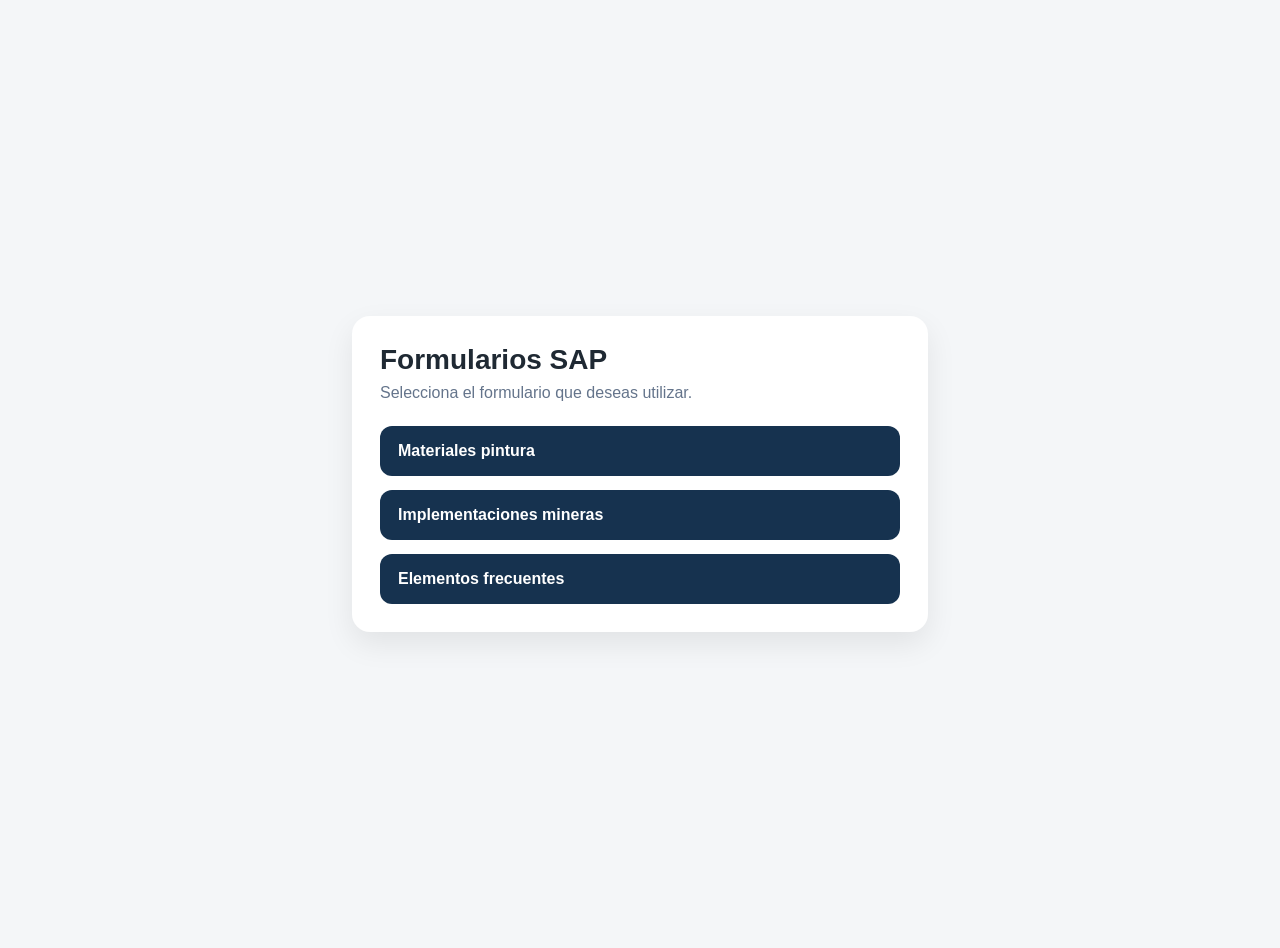
<file: index.html>
<!DOCTYPE html>
<html lang="es">
<head>
  <meta charset="UTF-8">
  <meta name="viewport" content="width=device-width, initial-scale=1.0">
  <title>Formularios SAP</title>

  <style>
    body {
      margin: 0;
      font-family: Arial, sans-serif;
      background: #f4f6f8;
      color: #1f2933;
    }

    main {
      min-height: 100vh;
      display: flex;
      justify-content: center;
      align-items: center;
      padding: 24px;
    }

    .card {
      width: 100%;
      max-width: 520px;
      background: #ffffff;
      border-radius: 18px;
      padding: 28px;
      box-shadow: 0 12px 30px rgba(0, 0, 0, 0.08);
    }

    h1 {
      margin: 0 0 8px;
      font-size: 28px;
    }

    p {
      margin: 0 0 24px;
      color: #64748b;
    }

    .links {
      display: grid;
      gap: 14px;
    }

    a {
      display: block;
      padding: 16px 18px;
      border-radius: 12px;
      text-decoration: none;
      color: #ffffff;
      background: #16324f;
      font-weight: 700;
      transition: 0.2s ease;
    }

    a:hover {
      background: #0f2238;
      transform: translateY(-1px);
    }
  </style>
</head>

<body>
  <main>
    <section class="card">
      <h1>Formularios SAP</h1>
      <p>Selecciona el formulario que deseas utilizar.</p>

      <div class="links">
        <a href="./materiales-pintura/">Materiales pintura</a>
        <a href="./implementaciones-mineras/">Implementaciones mineras</a>
        <a href="./elementos-frecuentes/">Elementos frecuentes</a>
      </div>
    </section>
  </main>
</body>
</html>
</file>
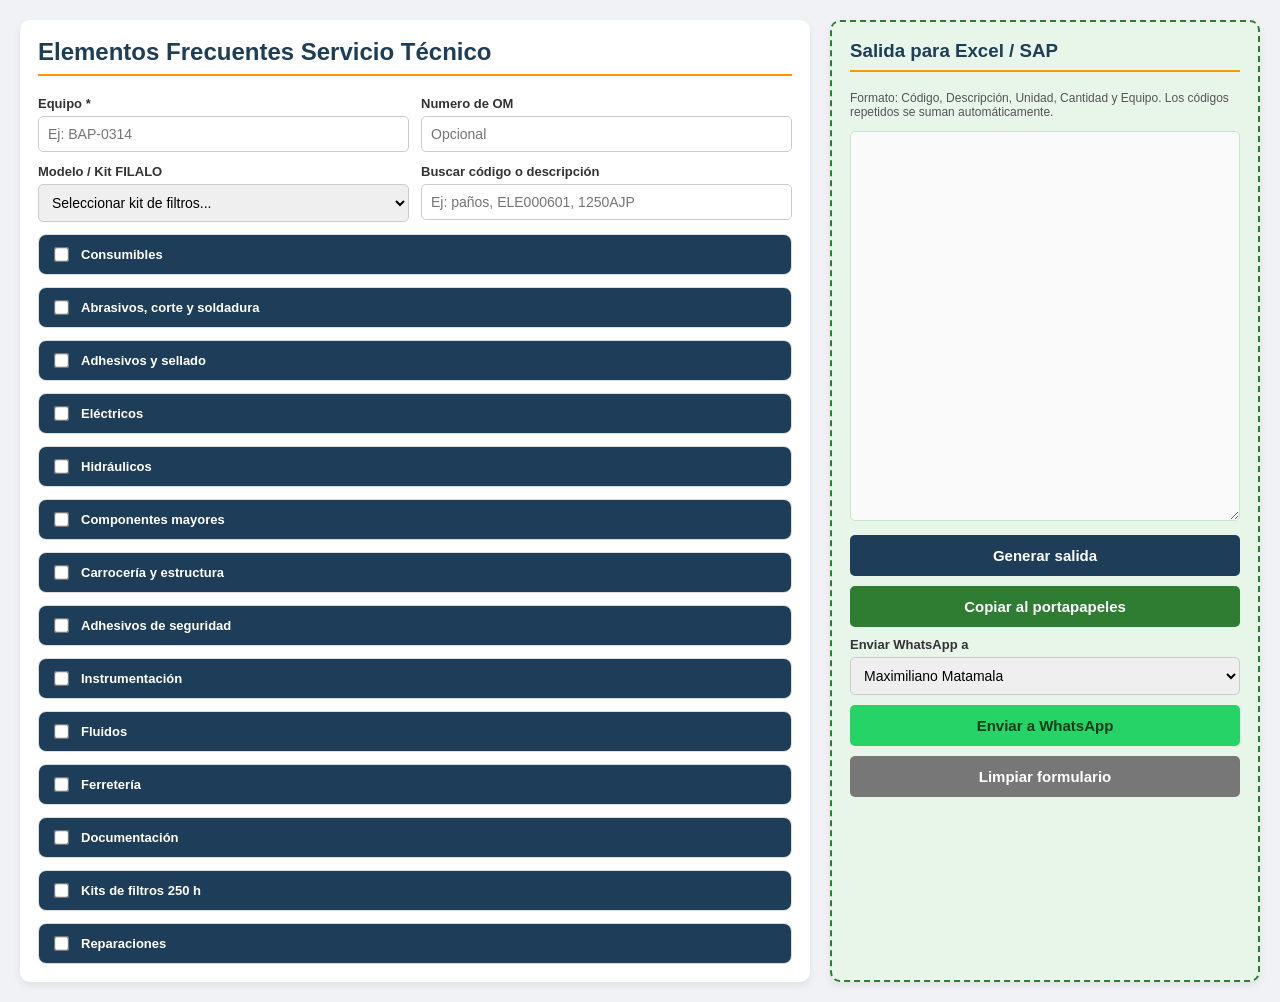
<file: elementos-frecuentes/index.html>
<!DOCTYPE html>
<html lang="es">
<head>
<meta charset="UTF-8"><meta name="viewport" content="width=device-width, initial-scale=1.0">
<title>Formulario Elementos Frecuentes ST</title>
<style>
body{font-family:Segoe UI,Tahoma,sans-serif;background:#f0f2f5;margin:0;padding:20px;color:#333}.container{max-width:1300px;margin:auto;display:grid;grid-template-columns:1fr 430px;gap:20px}@media(max-width:950px){.container{grid-template-columns:1fr}.output-box{position:static!important}}.card{background:#fff;padding:18px;border-radius:10px;box-shadow:0 4px 8px rgba(0,0,0,.07)}h2,h3{margin-top:0;color:#1e3d59;border-bottom:2px solid #ff9800;padding-bottom:8px}.grid{display:grid;grid-template-columns:repeat(2,1fr);gap:12px}@media(max-width:700px){.grid{grid-template-columns:1fr}}label{display:block;font-weight:700;font-size:13px;margin-bottom:5px}input,select{width:100%;box-sizing:border-box;padding:9px;border:1px solid #ccc;border-radius:5px;font-size:14px}.section{border:1px solid #ddd;border-radius:8px;margin-top:12px;overflow:hidden;background:#fff}.section-header{display:flex;align-items:center;gap:10px;background:#1e3d59;color:#fff;padding:10px 12px;font-weight:700}.section-header input{width:auto;transform:scale(1.15)}.section-body{display:none;padding:10px 12px}.section.active .section-body{display:block}.item-row{display:grid;grid-template-columns:115px 1fr 55px 90px;gap:10px;align-items:center;border-bottom:1px solid #eee;padding:7px 0}.item-row:last-child{border-bottom:none}.code{font-family:Consolas,monospace;color:#b71c1c;font-weight:700;font-size:13px}.name{font-size:13px}.qty{text-align:center;font-weight:700}.qty:disabled{background:#f2f2f2;color:#999}textarea{width:100%;height:390px;box-sizing:border-box;font-family:Consolas,monospace;font-size:12px;padding:10px;border:1px solid #c8e6c9;border-radius:5px;background:#fafafa;resize:vertical}.output-box{background:#e8f5e9;border:2px dashed #2e7d32;position:sticky;top:20px}.btn{border:0;width:100%;padding:12px;border-radius:5px;color:#fff;font-weight:700;font-size:15px;cursor:pointer;margin-top:10px}.btn-copy{background:#2e7d32}.btn-clear{background:#777}.btn-wa{background:#25D366;color:#063b1a}.btn-gen{background:#1e3d59}.note{font-size:12px;color:#555;margin:6px 0 12px}
</style>
</head>
<body>
<div class="container"><div class="card"><h2>Elementos Frecuentes Servicio Técnico</h2>
<div class="grid"><div><label for="equipo">Equipo *</label><input id="equipo" placeholder="Ej: BAP-0314" oninput="generarSalida()"></div><div><label for="om">Numero de OM</label><input id="om" placeholder="Opcional"></div><div><label for="modelo">Modelo / Kit FILALO</label><select id="modelo" onchange="seleccionarKit()"><option value="">Seleccionar kit de filtros...</option></select></div><div><label for="busqueda">Buscar código o descripción</label><input id="busqueda" placeholder="Ej: paños, ELE000601, 1250AJP" oninput="filtrarItems()"></div></div><div id="formulario"></div></div>
<div class="card output-box"><h3>Salida para Excel / SAP</h3><p class="note">Formato: Código, Descripción, Unidad, Cantidad y Equipo. Los códigos repetidos se suman automáticamente.</p><textarea id="salida" readonly></textarea><button class="btn btn-gen" onclick="generarSalida(true)">Generar salida</button><button class="btn btn-copy" onclick="copiarSalida()">Copiar al portapapeles</button><label for="contactoWsp" style="margin-top:10px">Enviar WhatsApp a</label><select id="contactoWsp"><option value="Maximiliano Matamala">Maximiliano Matamala</option><option value="Alejandro Araya">Alejandro Araya</option></select><button class="btn btn-wa" onclick="enviarWhatsApp()">Enviar a WhatsApp</button><button class="btn btn-clear" onclick="limpiarFormulario()">Limpiar formulario</button></div></div>
<script>
const contactosWhatsApp={
  "Maximiliano Matamala":"56995320821",
  "Alejandro Araya":"56966588858"
};
const grupos=[
{nombre:"Consumibles",items:[["INS000072","Protector de polos"],["HER000015","Cinta aislante negra"],["INS000008","Cinta de goma autofusion"],["ADH000219","Cinsta Reflectante Verde Limon"],["INS000240","Limpiador de frenos x Litro"],["HER000202","Limpiador dielectrico x Litro"],["PIN000203","Paños"],["HER000092","Limpia contacto"],["HER000094","Lubricante Spray"],["ACE000019","Spray grasa dieléctrica"],["HER000051","Grasa EP2 x kg"],["INS000023","Silicona"],["ELE002580","Amarra plástica 20 cm"],["ELE000060","Amarra plástica 10 cm"],["ELE000061","Amarra plástica 14 cm"],["ELE002234","Amarra plástica 17 cm"],["ELE000062","Amarra plástica 19 cm"],["ELE000063","Amarra plástica 28 cm"],["ELE000064","Amarra plástica 30 cm"],["ELE002233","Amarra plástica 36 cm"],["ELE000065","Amarra plástica 37 cm"],["ELE000066","Amarra plástica 40 cm"],["ELE000067","Amarra plástica 50 cm"],["ELE000068","Amarra plástica 55 cm"],["ELE000069","Amarra plástica 76 cm"]]},
{nombre:"Abrasivos, corte y soldadura",items:[["HER000036","Disco lija c/velcro 6' N°120"],["HER000039","Disco lija c/velcro 6' N°100"],["HER000037","Disco lija c/velcro 6' N°150"],["HER000030","Disco lija c/velcro 6' N°180"],["HER000041","Disco lija c/velcro 6' N°220"],["HER000043","Disco lija c/velcro 6' N°320"],["HER000038","Disco lija c/velcro 6' N°60"],["HER000287","Disco lija c/velcro 6' N°80"],["HER000294","Disco lija c/velcro 6 N°240"],["HER000042","Disco lija c/velcro 6 N°280"],["INS000053","Disco lija c/velcro 6' N°360"],["HER000027","Disco de corte 4 1/2"],["HER000154","Disco de corte 7 x 1,6mm"],["HER000028","Disco de desbaste metal 4 1/2"],["HER000044","Disco traslapado 4 1/2 GR60"],["HER000222","Grata"],["ELE000805","Soldadura 6011 3/32"],["ELE001846","Soldadura 7018 3/32"]]},
{nombre:"Adhesivos y sellado",items:[["INS000141","Pegatanke"],["HER000064","Pegamento La Gotita 2ml"],["INS000190","Sellador de Uretano"]]},
{nombre:"Eléctricos",items:[["ELE000691","Terminales paleta hembra azul"],["ELE000657","Switch potenciometro JLG"],["ELE001933","Switch potenciometro Alo Lift"],["ELE000848","Terminales paleta macho azul"],["ELE000703","Terminales ojo azul 5mm"],["ELE000705","Terminales ojo azul 10mm"],["ELE003255","GPS nuevo"],["ELE002596","Portafusible ATO 1-20A"],["ELE002025","Mantención motor eléctrico"],["ELE001674","Fusible ATO 3 AMP"],["ELE002742","Relay 12V 5P"],["ELE000681","Bornes batería x un."],["ELE002609","Cable 2 vías"],["ELE002610","Cable 3 vías"],["ELE001380","Cable batería"],["ELE000180","Chapa contacto JLG 3 posiciones"],["ELE000664","Switch 2 posiciones con retorno"],["ELE000669","Switch 3 posiciones con retorno"],["ELE000601","Parada emergencia original JLG"],["ELE000477","Perilla potenciómetro JLG y Alo Lift"],["ELE001323","Pin macho joystick tijeras"],["ELE001322","Pin hembra joystick tijeras"],["ELE002973","Porta relay cerámica"],["ELE002314","Porta relay 5 PIN"]]},
{nombre:"Hidráulicos",items:[["HID003984","Espiral protector 1/4\" (14-17mm)"],["HID003986","Espiral protector 1/2\" (22-27mm)"],["HID003987","Espiral protector 3/4\" (28-35mm)"],["HID003988","Espiral protector 1\" (36-46mm)"],["HID001210","Flexibles hidráulicos según muestra"],["HID003660","Kit sellos para masas general"],["HID002227","Kit sellos motor de giro general"],["HID002622","Manguera combustible 1/2"],["HID001655","Visor hidráulico 1250AJP"]]},
{nombre:"Componentes mayores",items:[["MOT001287","Motor de arranque"],["MOT001203","Alternador"],["BAT000002","Batería 12V 100Ah"],["BAT000003","Batería 12V 150Ah"],["BAT000086","Batería 12V 220Ah"]]},
{nombre:"Carrocería y estructura",items:[["ELE000340","Manibela mesa motor"],["MEC003679","Bombín capot 17AJRT"],["MEC000581","Bombín capot 1250AJP"],["ADH000150","Mica comando canastillo 1250AJP"],["ADH000687","Mica Comando Tierra 1250AJP"]]},

{nombre:"Adhesivos de seguridad",items:[["LOGALO0192","Logo altura máxima"],["LOGALO0242","Logo altura máxima plegada"],["LOGALO0181","Logo apagado"],["LOGALO0196","Logo baliza"],["LOGALO0185","Logo batería"],["LOGALO0182","Logo corta corriente"],["LOGALO0186","Logo encendido"],["LOGALO0188","Logo estanque hidráulico"],["LOGALO0103","Logo extintor"],["LOGALO0187","Logo no fumar"],["LOGALO0195","Logo no interrumpir al operador"],["LOGALO0191","Logo parada de emergencia"],["LOGALO0193","Logo pértiga"],["LOGALO0184","Logo petróleo"],["LOGALO0183","Logo porta cuña"],["LOGALO0206","Logo prohibido uso de celular"],["LOGALO0197","Logo punto de bloqueo"],["LOGALO0194","Logo TARA"],["LOGALO0023","Logo carga máxima"],["ADH000578","Logo solo personal autorizado"],["LOGALO0010","Logo diagrama de carga"],["LOGALO0010","Logo cercanías eléctricas"]]},

{nombre:"Instrumentación",items:[["ELE000322","Horómetro de reemplazo"]]},
{nombre:"Fluidos",items:[["ACE000036","Aceite motor 15W40 Tineta 19 L"],["ACE000005","Aceite motor 15W40 Tambor 200 L"],["ACE000035","Aceite hidráulico NUTO 46 Tineta 19 L"],["ACE000003","Aceite hidráulico NUTO 46 Tambor 200 L"],["HER000095","Refrigerante / Coolant al 50% Tineta 19 L"],["ACE000052","Aceite Diferencial LS 85W90 Tineta 19 L"],["ACE000054","Aceite Diferencial LS 85W90 Tambor 200 L"],["INS000165","Gas refrigerante A/C"]]},
{nombre:"Ferretería",items:[["PER000483","Pernos por muestra"],["PER000184","Tuercas por muestra"],["PER000030","Golillas por muestra"],["MEC001195","Abrazadera cremallera metálica 10-16mm"]]},
{nombre:"Documentación",items:[["MEC003191","Portadocumentos"]]},
{nombre:"Kits de filtros 250 h",items:[["FILALO0001","Kit filtros 250h - 10-70 / 17-40 FH/FM - DEUTZ 2012"],["FILALO0002","Kit filtros 250h - 10-70 / 17-40 FR - DEUTZ 2012"],["FILALO0003","Kit filtros 250h - 1200SJP / 1250AJP / 1350SJP - DEUTZ TD2011"],["FILALO0004","Kit filtros 250h - 450AJSII / 600AJ / 800AJ / 860SJ - DEUTZ D2011"],["FILALO0005","Kit filtros 250h - 450AJSII / 600AJ - DEUTZ D2011"],["FILALO0006","Kit filtros 250h - 17AJ Spider / SJP315 / Eager Beaver - HONDA GX340/GX340I"],["FILALO0007","Kit filtros 250h - 340AJ - KUBOTA D1105"],["FILALO0008","Kit filtros 250h - 140 RTE - KUBOTA D1105"],["FILALO0009","Kit filtros 250h - 800AJ/860SJ/4394RT/S-65/S-85/Z-45/Z-60/Z-62/Z-135 - DEUTZ D2011"],["FILALO0010","Kit filtros 250h - 6.26 Faresin - YANMAR"],["FILALO0011","Kit filtros 250h - 17AJRT Alorental - DEUTZ D2011L"],["FILALO0012","Kit filtros 250h - 16AJ Alolift/Alorental - HATZ"],["FILALO0013","Kit filtros 250h - 20AJ RT / 24TJ RT / 26AJ RT - CUMMINS 2.8"],["FILALO0014","Kit filtros 250h - 1500SJP / 1250AJP / 800AJ - DEUTZ TD 2.9"],["FILALO0015","Kit filtros 250h - G10-43A - CUMMINS"],["FILALO0016","Kit filtros 250h - G10-43A - CUMMINS"],["FILALO0017","Kit filtros 250h - 15AJ RT - YANMAR"],["FILALO0018","Kit filtros 250h - 1850SJP - DEUTZ TD 3.2"],["FILALO0019","Kit filtros 250h - S80 - CAT 804D-33"],["FILALO0020","Kit filtros 250h - 307 - DEUTZ D2012"],["FILALO0021","Kit filtros 250h - M600 - YANMAR"],["FILALO0022","Kit filtros 250h - GS2669RT - KUBOTA"],["FILALO0023","Kit filtros 250h - 120SXJ - DEUTZ"],["FILALO0024","Kit filtros 250h - 450AJ SII - PERKINS 404"],["FILALO0025","Kit filtros 250h - 21AJ Spider - HATZ"],["FILALO0026","Kit filtros 250h - 860SJ - PERKINS 404T"],["FILALO0027","Kit filtros 250h - Z-45/25 - PERKINS 404"],["FILALO0029","Kit filtros 250h - 12AJ BB - YANMAR"],["FILALO0030","Kit filtros 250h - ZX-135/70 - PERKINS"],["FILALO0031","Kit filtros 250h - S125 - PERKINS"],["FILALO0032","Kit filtros 250h - 120RTE - YANMAR"],["FILALO0033","Kit filtros 250h - 140RT - KUBOTA D1105"],["FILALO0036","Kit filtros 250h - 34AJX - CUMMINS"],["FILALO0038","Kit filtros 250h - 10-70/17-40 FR - DEUTZ 3.8 EU5"]]},
{nombre:"Reparaciones",items:[["REP000040","Reparacion Cilindro Direccion"],["REP000083","Reparacion Cilindro Jib"],["REP000070","Reparacion Cilindro Nivel"],["HID004063","Reparacion Cilindro Main"],["MEC003361","Reparacion Motor de Giro"],["MEC001340","Reperacion Motor de Partida"],["MEC001341","Reparacion Alternador"],["REP000036","Reparacion Radiadior Enfriador de Aceite"],["REP000002","Neumaticos Reparacion"],["NEU000144","Neumaticos Montaje"],["MEC002331","Reparacion de Canastillo"],["REP000005","Reparacion Mecanizada"]]}];

function ordenarItemsPorDescripcion(){
  grupos.forEach(grupo => {
    grupo.items.sort((a, b) =>
      a[1].localeCompare(b[1], "es", { sensitivity: "base", numeric: true })
    );
  });
}

function normalizarTexto(texto){return texto.toLowerCase().normalize("NFD").replace(/[\u0300-\u036f]/g,"")}

function crearFormulario(){const cont=document.getElementById("formulario"),sel=document.getElementById("modelo");grupos.forEach((g,gi)=>{const sec=document.createElement("div");sec.className="section";sec.dataset.group=gi;sec.innerHTML=`<div class="section-header"><input type="checkbox" id="grupo-${gi}" onchange="toggleGrupo(${gi},this.checked)"><label for="grupo-${gi}" style="margin:0;color:white;cursor:pointer">${g.nombre}</label></div><div class="section-body"></div>`;const body=sec.querySelector(".section-body");g.items.forEach((it,ii)=>{const row=document.createElement("div");row.className="item-row";row.dataset.search=(it[0]+" "+it[1]+" "+g.nombre).toLowerCase();row.innerHTML=`<span class="code">${it[0]}</span><span class="name">${it[1]}</span><input type="number" class="qty" min="0" step="1" placeholder="Cant." disabled data-group="${gi}" data-index="${ii}" oninput="generarSalida()">`;body.appendChild(row);if(g.nombre==="Kits de filtros 250 h"){const opt=document.createElement("option");opt.value=`${gi}-${ii}`;opt.textContent=`${it[0]} | ${it[1]}`;sel.appendChild(opt)}});cont.appendChild(sec)})}
function toggleGrupo(gi,activo){const sec=document.querySelector(`.section[data-group="${gi}"]`);sec.classList.toggle("active",activo);document.querySelectorAll(`.qty[data-group="${gi}"]`).forEach(i=>{i.disabled=!activo;if(!activo)i.value=""});generarSalida()}
function seleccionarKit(){const v=document.getElementById("modelo").value;if(!v)return;const[gi,ii]=v.split("-").map(Number);document.getElementById(`grupo-${gi}`).checked=true;toggleGrupo(gi,true);const input=document.querySelector(`.qty[data-group="${gi}"][data-index="${ii}"]`);input.value=1;generarSalida()}
function generarSalida(alerta=false){const equipo=document.getElementById("equipo").value.trim();const m=new Map();document.querySelectorAll(".qty").forEach(input=>{const qty=Number(input.value);if(input.disabled||!qty||qty<=0)return;const gi=Number(input.dataset.group),ii=Number(input.dataset.index);const[cod,desc]=grupos[gi].items[ii];const key=cod+"|"+desc;if(!m.has(key))m.set(key,{cod,desc,qty:0});m.get(key).qty+=qty});let txt="Codigo\tDescripcion\tCantidad\tEquipo\n";Array.from(m.values()).sort((a,b)=>a.desc.localeCompare(b.desc, 'es', {sensitivity:'base', numeric:true})).forEach(r=>txt+=`${r.cod}\t${r.desc}\t${r.qty}\t${equipo}\n`);document.getElementById("salida").value=m.size?txt:"";if(alerta&&!m.size)alert("No hay elementos seleccionados.")}
function copiarSalida(){generarSalida(true);const salida=document.getElementById("salida");if(!salida.value.trim())return;navigator.clipboard.writeText(salida.value).then(()=>alert("Copiado. Puedes pegar directo en Excel.")).catch(()=>{salida.select();document.execCommand("copy");alert("Copiado. Puedes pegar directo en Excel.")})}
function enviarWhatsApp(){generarSalida(true);const t=document.getElementById("salida").value.trim();if(!t){alert("No hay datos para enviar.");return}const contacto=document.getElementById("contactoWsp").value;const numeroWhatsApp=contactosWhatsApp[contacto];window.open(`https://wa.me/${numeroWhatsApp}?text=${encodeURIComponent(t)}`,"_blank")}
function limpiarFormulario(){if(!confirm("¿Limpiar formulario?"))return;document.getElementById("equipo").value="";document.getElementById("om").value="";document.getElementById("modelo").value="";document.getElementById("busqueda").value="";document.querySelectorAll(".section-header input").forEach(c=>c.checked=false);document.querySelectorAll(".section").forEach(s=>s.classList.remove("active"));document.querySelectorAll(".qty").forEach(i=>{i.value="";i.disabled=true});document.querySelectorAll(".item-row").forEach(r=>r.style.display="grid");document.getElementById("salida").value=""}
function filtrarItems(){const q=normalizarTexto(document.getElementById("busqueda").value.trim());document.querySelectorAll(".item-row").forEach(r=>r.style.display=!q||normalizarTexto(r.dataset.search).includes(q)?"grid":"none");document.querySelectorAll(".section").forEach(sec=>{const gi=sec.dataset.group;const checked=document.getElementById(`grupo-${gi}`).checked;const tieneCoincidencias=Array.from(sec.querySelectorAll(".item-row")).some(r=>r.style.display!=="none");sec.classList.toggle("active",q?tieneCoincidencias||checked:checked)})}
ordenarItemsPorDescripcion();
crearFormulario();
</script></body></html>
</file>
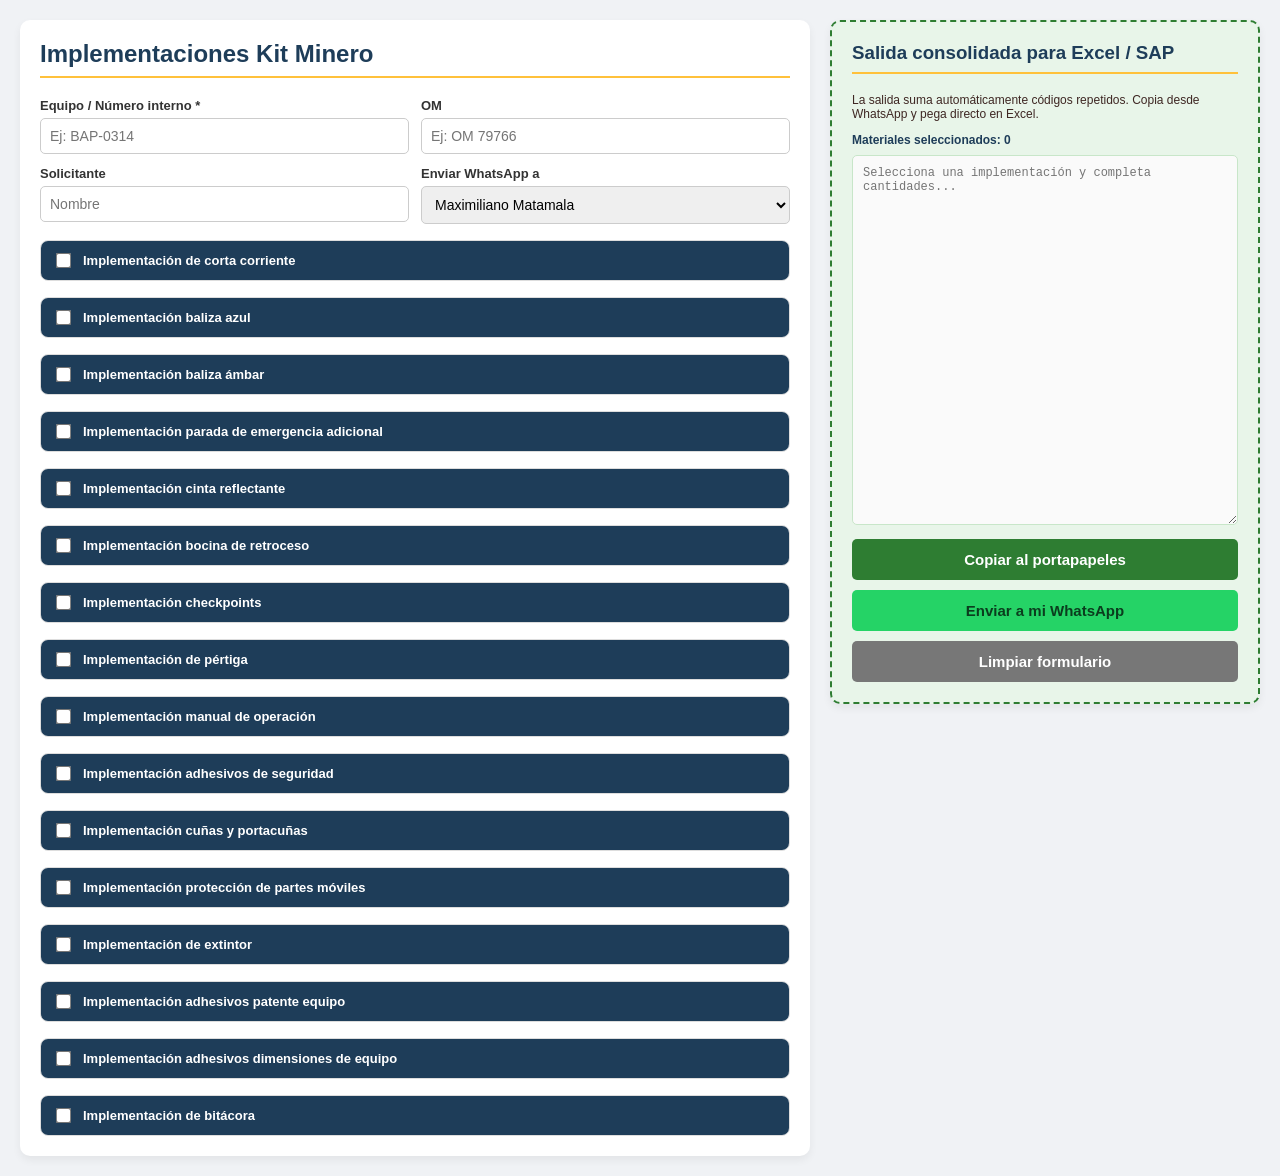
<file: implementaciones-mineras/index.html>
<!DOCTYPE html>
<html lang="es">
<head>
  <meta charset="UTF-8" />
  <meta name="viewport" content="width=device-width, initial-scale=1.0" />
  <title>Formulario Implementaciones Mineras</title>
  <link rel="stylesheet" href="css/styles.css" />
</head>
<body>

<div class="container">
  <div class="card">
    <h2>Implementaciones Kit Minero</h2>

    <div class="grid-info">
      <div>
        <label for="equipo">Equipo / Número interno *</label>
        <input type="text" id="equipo" placeholder="Ej: BAP-0314" oninput="generarSalida()">
      </div>
      <div>
        <label for="om">OM</label>
        <input type="text" id="om" placeholder="Ej: OM 79766" oninput="generarSalida()">
      </div>
      <div>
        <label for="solicitante">Solicitante</label>
        <input type="text" id="solicitante" placeholder="Nombre" oninput="generarSalida()">
      </div>
      <div>
        <label for="destinoWhatsApp">Enviar WhatsApp a</label>
        <select id="destinoWhatsApp">
          <option value="56995320821">Maximiliano Matamala</option>
          <option value="56966588858">Alejandro Araya</option>
        </select>
      </div>
    </div>

    <div id="formulario"></div>
  </div>

  <div>
    <div class="card output-box">
      <h3>Salida consolidada para Excel / SAP</h3>
      <p class="note">
        La salida suma automáticamente códigos repetidos. Copia desde WhatsApp y pega directo en Excel.
      </p>
      <div id="contadorMateriales" class="counter">Materiales seleccionados: 0</div>
      <textarea id="salida" readonly placeholder="Selecciona una implementación y completa cantidades..."></textarea>
      <button class="btn btn-copy" onclick="copiarSalida()">Copiar al portapapeles</button>

      <button class="btn btn-wa" onclick="enviarWhatsApp()">Enviar a mi WhatsApp</button>
      <button class="btn btn-clear" onclick="limpiarFormulario()">Limpiar formulario</button>
    </div>
  </div>
</div>
<script src="js/script.js"></script>
</body>
</html>
</file>
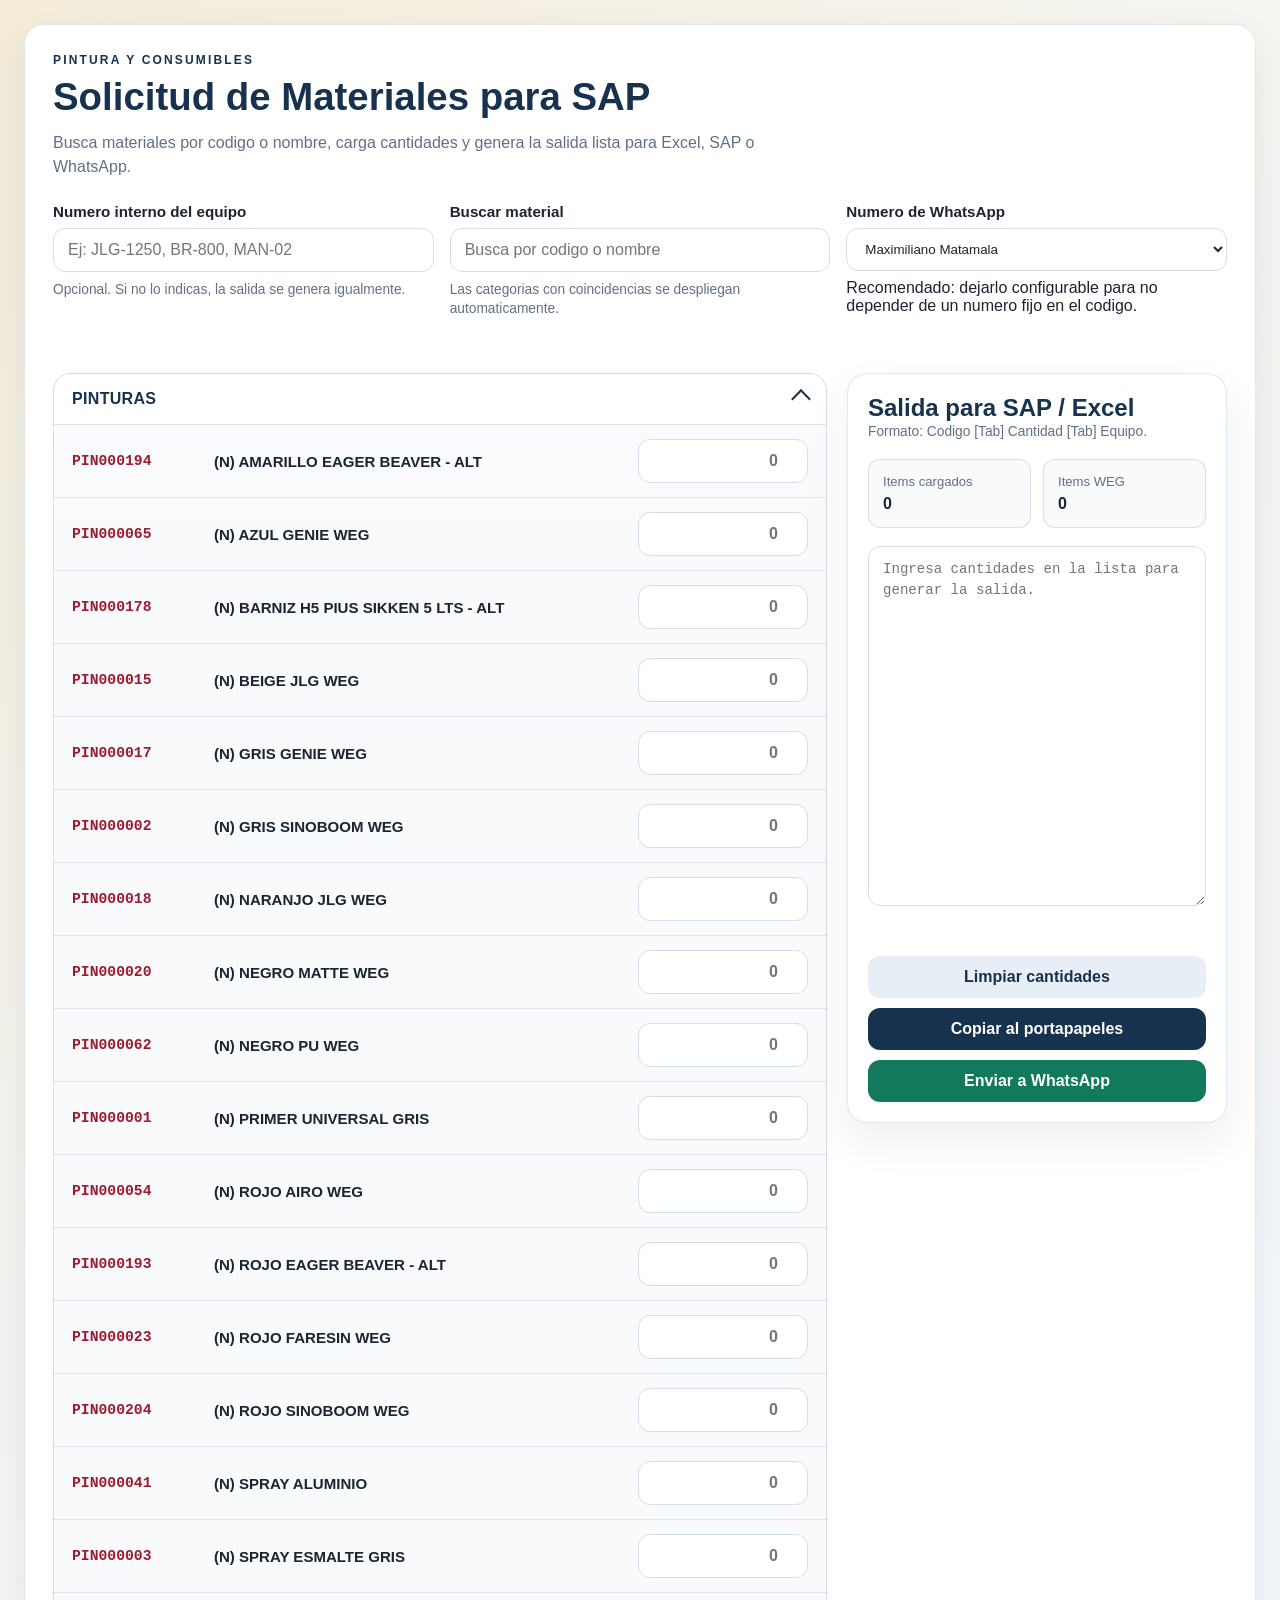
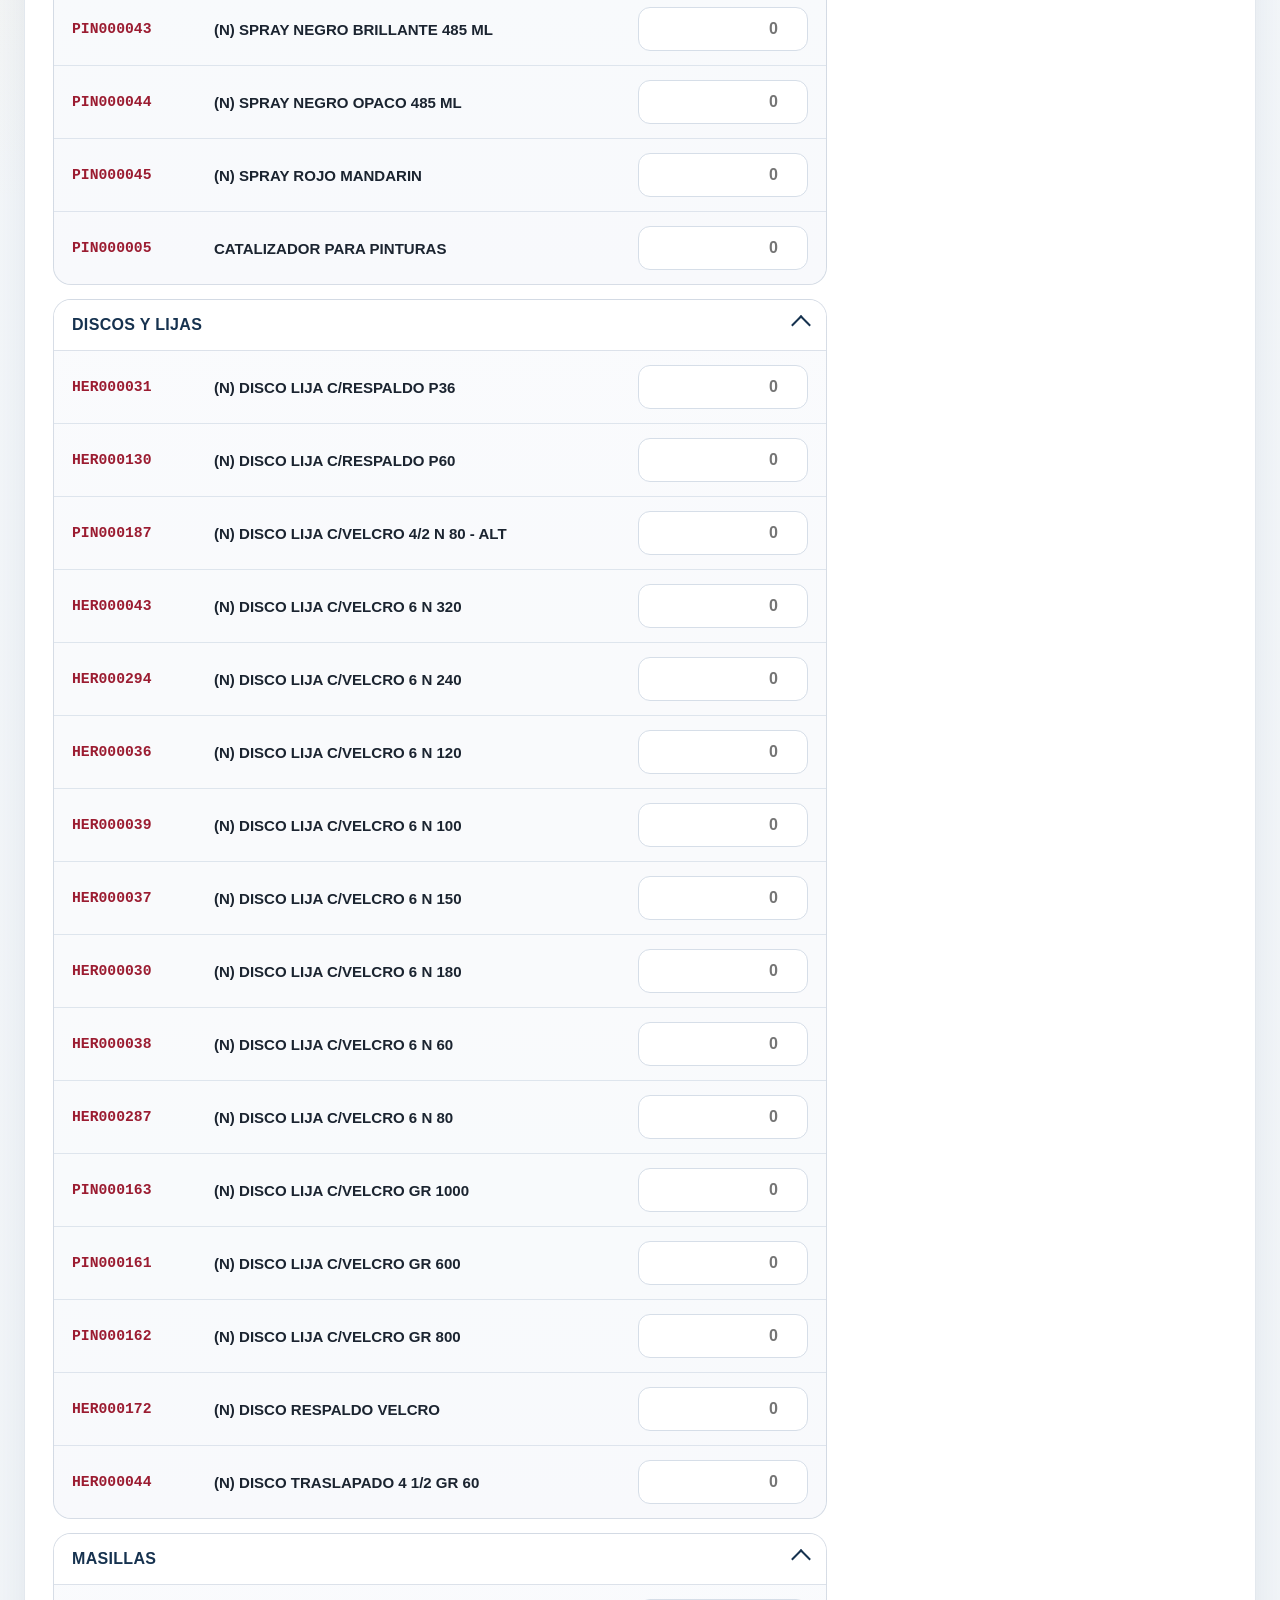
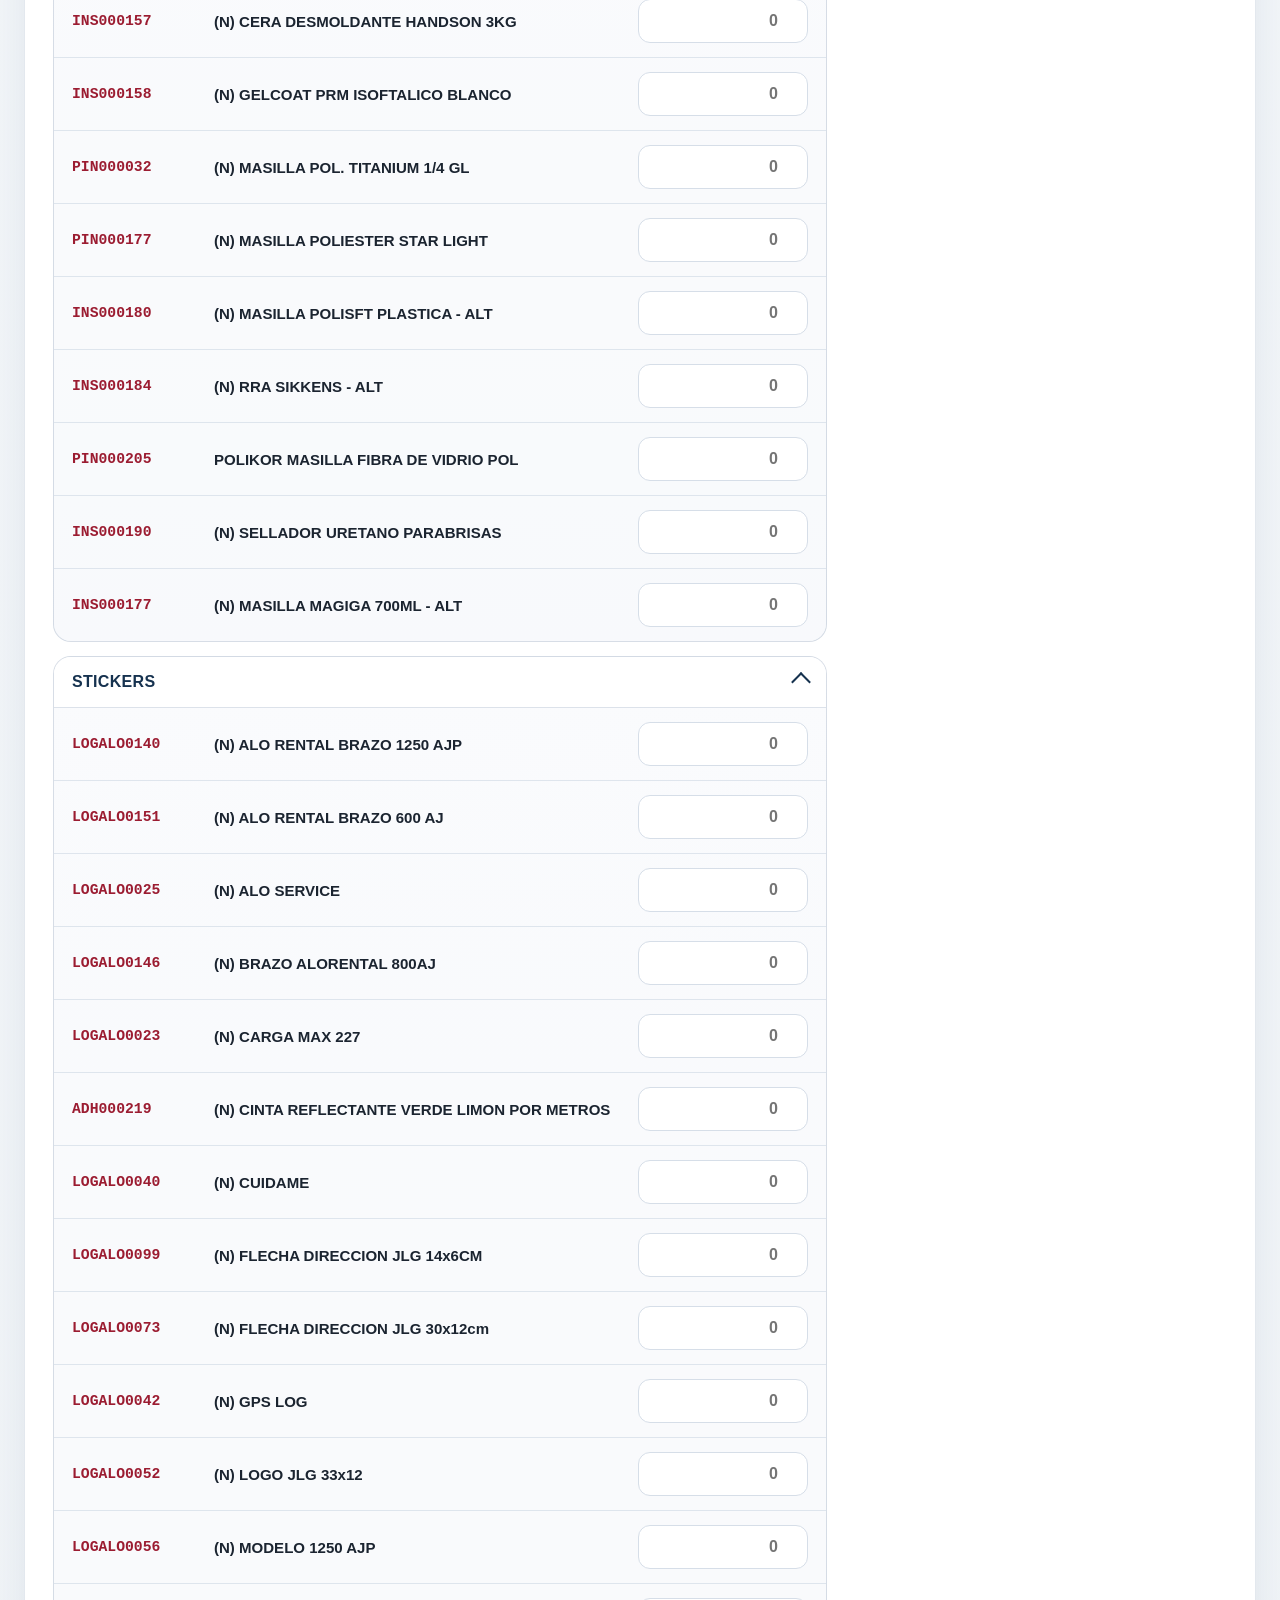
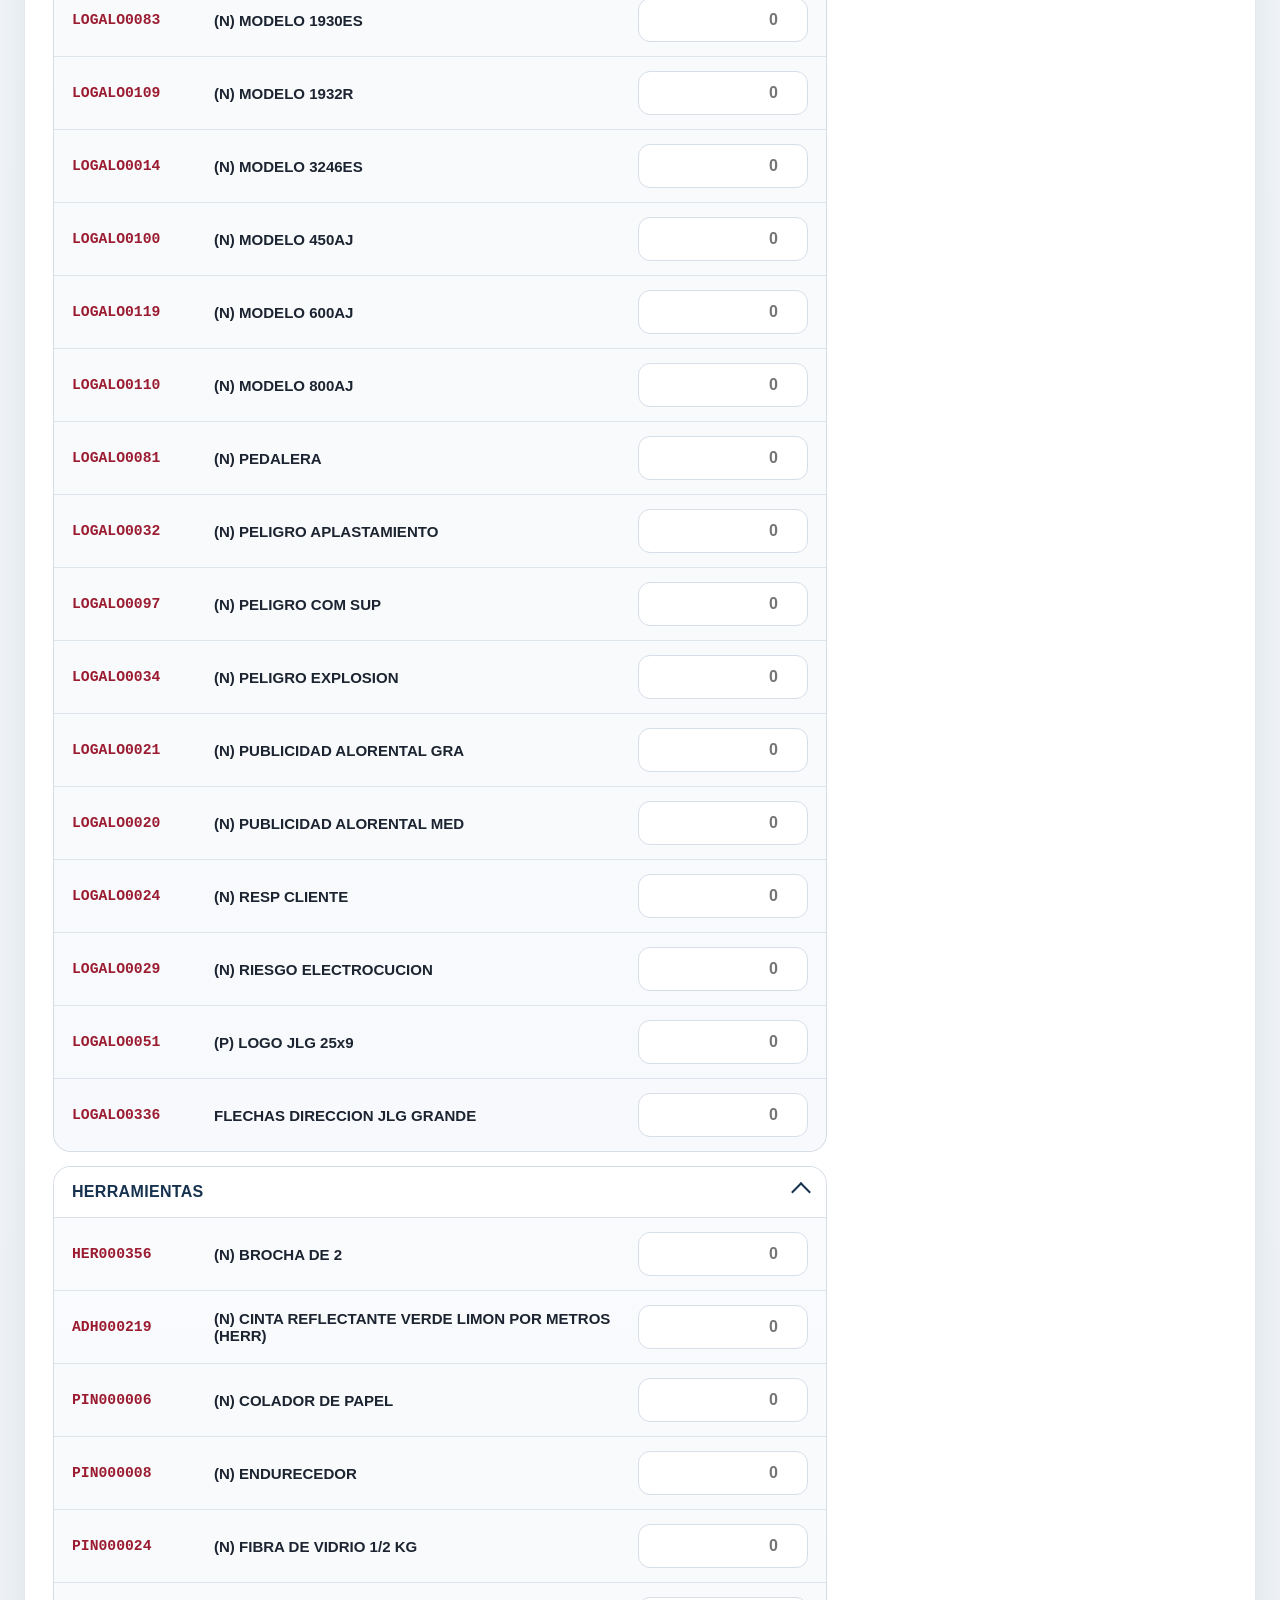
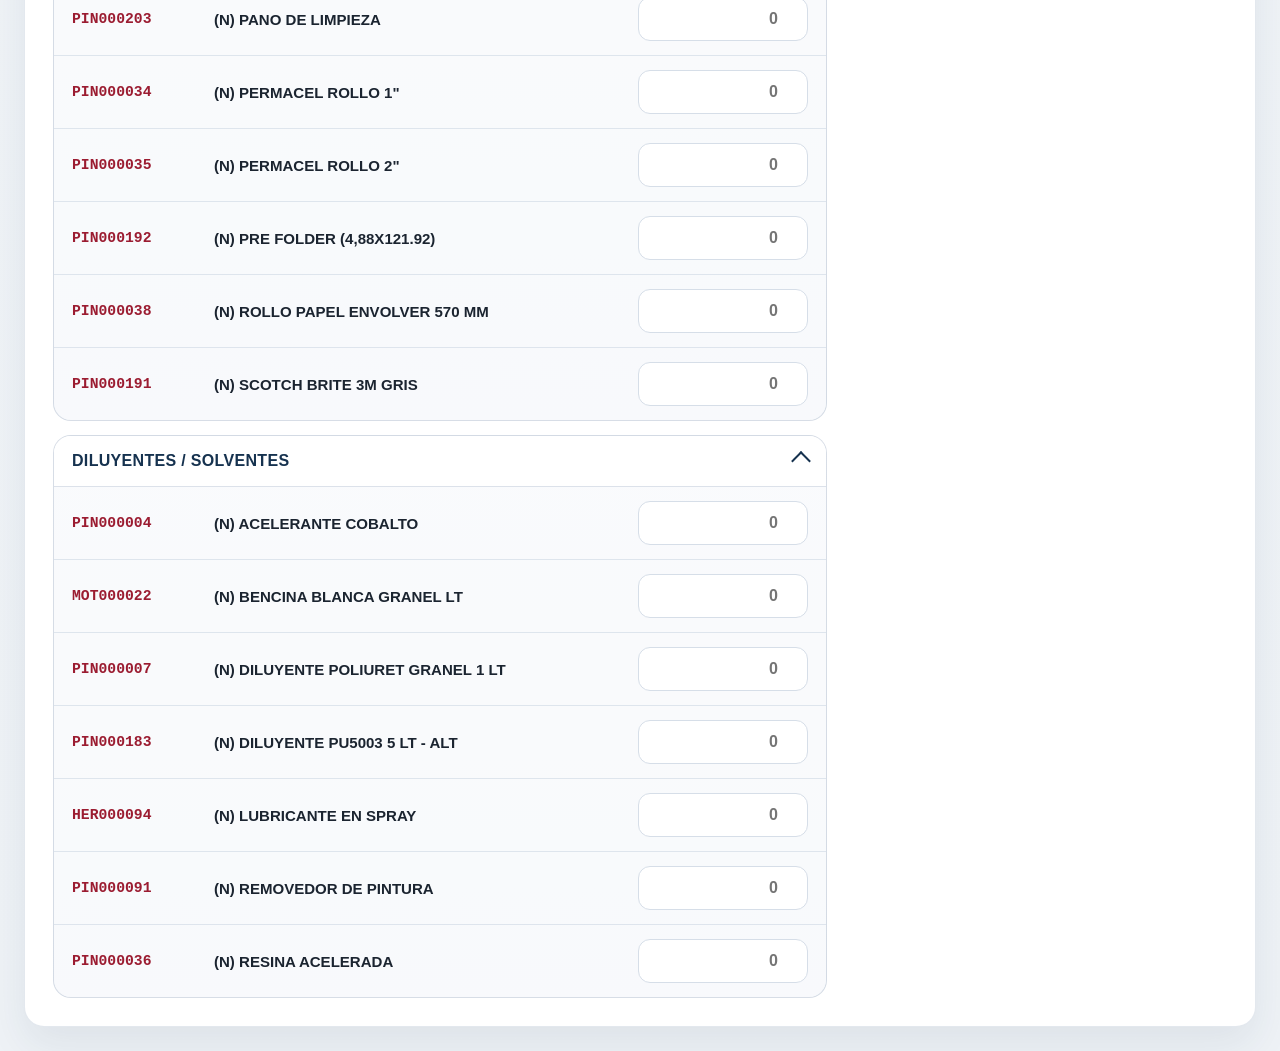
<file: materiales-pintura/index.html>
<!DOCTYPE html>
<html lang="es">
<head>
  <meta charset="UTF-8">
  <meta name="viewport" content="width=device-width, initial-scale=1.0">
  <title>Carga de Materiales para SAP</title>
  <link rel="stylesheet" href="materiales-pintura.css">
</head>
<body>
  <main class="page">
    <section class="card main-card" aria-labelledby="page-title">
      <header class="page-header">
        <div>
          <p class="eyebrow">Pintura y consumibles</p>
          <h1 id="page-title">Solicitud de Materiales para SAP</h1>
          <p class="intro">
            Busca materiales por codigo o nombre, carga cantidades y genera la salida lista para Excel, SAP o WhatsApp.
          </p>
        </div>
      </header>

      <section class="toolbar" aria-label="Controles principales">
        <div class="field-group">
          <label for="equipo">Numero interno del equipo</label>
          <input type="text" id="equipo" placeholder="Ej: JLG-1250, BR-800, MAN-02" autocomplete="off">
          <p class="help-text">Opcional. Si no lo indicas, la salida se genera igualmente.</p>
        </div>

        <div class="field-group">
          <label for="searchInput">Buscar material</label>
          <input
            type="search"
            id="searchInput"
            placeholder="Busca por codigo o nombre"
            autocomplete="off"
            aria-describedby="searchHelp">
          <p class="help-text" id="searchHelp">Las categorias con coincidencias se despliegan automaticamente.</p>
        </div>

        <div class="field-group">
          <label for="whatsappNumber">Numero de WhatsApp</label>
          <select id="whatsappNumber" aria-describedby="whatsappHelp">
            <option value="56995320821">Maximiliano Matamala</option>
            <option value="56966588858">Alejandro Araya</option>
          </select>
            Recomendado: dejarlo configurable para no depender de un numero fijo en el codigo.
          </p>
        </div>
      </section>

      

      <section class="layout">
        <div class="materials-panel">
          <div id="lista-materiales" class="materials-list" aria-live="polite"></div>
          <p id="emptyState" class="empty-state" hidden>No hay materiales que coincidan con el filtro.</p>
        </div>

        <aside class="card side-card" aria-labelledby="output-title">
          <h2 id="output-title">Salida para SAP / Excel</h2>
          <p class="help-text">
            Formato: Codigo [Tab] Cantidad [Tab] Equipo.
          </p>

          <div class="summary-grid" aria-label="Resumen">
            <div class="summary-item">
              <span class="summary-label">Items cargados</span>
              <strong id="selectedCount">0</strong>
            </div>
            <div class="summary-item">
              <span class="summary-label">Items WEG</span>
              <strong id="wegCount">0</strong>
            </div>
          </div>

          <label for="sapOutput" class="sr-only">Salida de materiales</label>
          <textarea
            id="sapOutput"
            readonly
            spellcheck="false"
            placeholder="Ingresa cantidades en la lista para generar la salida."></textarea>

          <p id="feedbackMessage" class="feedback-message" aria-live="polite"></p>

          <div class="button-group">
            <button class="btn btn-secondary" id="btnLimpiar" type="button">Limpiar cantidades</button>
            <button class="btn btn-primary" id="btnCopiar" type="button">Copiar al portapapeles</button>
            <button class="btn btn-whatsapp" id="btnWhatsapp" type="button">Enviar a WhatsApp</button>
          </div>
        </aside>
      </section>
    </section>
  </main>

  <script src="materiales-pintura.js"></script>
</body>
</html>
</file>
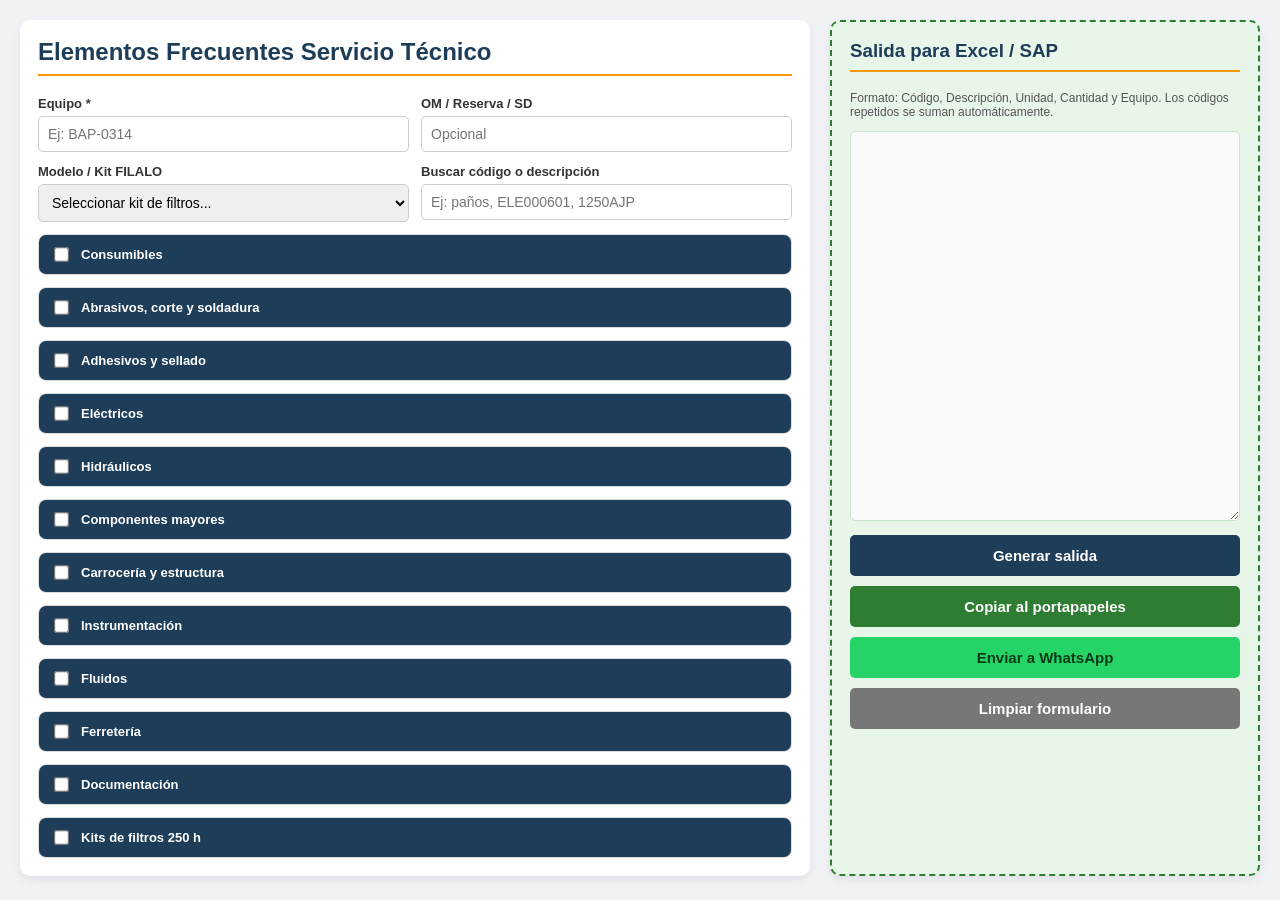
<file: formulario_elementos_frecuentes_st_v3_orden_automatico.html>
<!DOCTYPE html>
<html lang="es">
<head>
<meta charset="UTF-8"><meta name="viewport" content="width=device-width, initial-scale=1.0">
<title>Formulario Elementos Frecuentes ST</title>
<style>
body{font-family:Segoe UI,Tahoma,sans-serif;background:#f0f2f5;margin:0;padding:20px;color:#333}.container{max-width:1300px;margin:auto;display:grid;grid-template-columns:1fr 430px;gap:20px}@media(max-width:950px){.container{grid-template-columns:1fr}.output-box{position:static!important}}.card{background:#fff;padding:18px;border-radius:10px;box-shadow:0 4px 8px rgba(0,0,0,.07)}h2,h3{margin-top:0;color:#1e3d59;border-bottom:2px solid #ff9800;padding-bottom:8px}.grid{display:grid;grid-template-columns:repeat(2,1fr);gap:12px}@media(max-width:700px){.grid{grid-template-columns:1fr}}label{display:block;font-weight:700;font-size:13px;margin-bottom:5px}input,select{width:100%;box-sizing:border-box;padding:9px;border:1px solid #ccc;border-radius:5px;font-size:14px}.section{border:1px solid #ddd;border-radius:8px;margin-top:12px;overflow:hidden;background:#fff}.section-header{display:flex;align-items:center;gap:10px;background:#1e3d59;color:#fff;padding:10px 12px;font-weight:700}.section-header input{width:auto;transform:scale(1.15)}.section-body{display:none;padding:10px 12px}.section.active .section-body{display:block}.item-row{display:grid;grid-template-columns:115px 1fr 55px 90px;gap:10px;align-items:center;border-bottom:1px solid #eee;padding:7px 0}.item-row:last-child{border-bottom:none}.code{font-family:Consolas,monospace;color:#b71c1c;font-weight:700;font-size:13px}.name{font-size:13px}.qty{text-align:center;font-weight:700}.qty:disabled{background:#f2f2f2;color:#999}textarea{width:100%;height:390px;box-sizing:border-box;font-family:Consolas,monospace;font-size:12px;padding:10px;border:1px solid #c8e6c9;border-radius:5px;background:#fafafa;resize:vertical}.output-box{background:#e8f5e9;border:2px dashed #2e7d32;position:sticky;top:20px}.btn{border:0;width:100%;padding:12px;border-radius:5px;color:#fff;font-weight:700;font-size:15px;cursor:pointer;margin-top:10px}.btn-copy{background:#2e7d32}.btn-clear{background:#777}.btn-wa{background:#25D366;color:#063b1a}.btn-gen{background:#1e3d59}.note{font-size:12px;color:#555;margin:6px 0 12px}
</style>
</head>
<body>
<div class="container"><div class="card"><h2>Elementos Frecuentes Servicio Técnico</h2>
<div class="grid"><div><label for="equipo">Equipo *</label><input id="equipo" placeholder="Ej: BAP-0314" oninput="generarSalida()"></div><div><label for="om">OM / Reserva / SD</label><input id="om" placeholder="Opcional"></div><div><label for="modelo">Modelo / Kit FILALO</label><select id="modelo" onchange="seleccionarKit()"><option value="">Seleccionar kit de filtros...</option></select></div><div><label for="busqueda">Buscar código o descripción</label><input id="busqueda" placeholder="Ej: paños, ELE000601, 1250AJP" oninput="filtrarItems()"></div></div><div id="formulario"></div></div>
<div class="card output-box"><h3>Salida para Excel / SAP</h3><p class="note">Formato: Código, Descripción, Unidad, Cantidad y Equipo. Los códigos repetidos se suman automáticamente.</p><textarea id="salida" readonly></textarea><button class="btn btn-gen" onclick="generarSalida(true)">Generar salida</button><button class="btn btn-copy" onclick="copiarSalida()">Copiar al portapapeles</button><button class="btn btn-wa" onclick="enviarWhatsApp()">Enviar a WhatsApp</button><button class="btn btn-clear" onclick="limpiarFormulario()">Limpiar formulario</button></div></div>
<script>
const numeroWhatsApp="56995320821";
const grupos=[
{nombre:"Consumibles",items:[["PIN000203","Paños"],["HER000092","Limpia contacto"],["HER000094","Lubricante Spray"],["ACE000019","Spray grasa dieléctrica"],["HER000051","Grasa EP2 x kg"],["INS000023","Silicona"],["ELE002580","Amarra plástica 20 cm"],["ELE000060","Amarra plástica 10 cm"],["ELE000061","Amarra plástica 14 cm"],["ELE002234","Amarra plástica 17 cm"],["ELE000062","Amarra plástica 19 cm"],["ELE000063","Amarra plástica 28 cm"],["ELE000064","Amarra plástica 30 cm"],["ELE002233","Amarra plástica 36 cm"],["ELE000065","Amarra plástica 37 cm"],["ELE000066","Amarra plástica 40 cm"],["ELE000067","Amarra plástica 50 cm"],["ELE000068","Amarra plástica 55 cm"],["ELE000069","Amarra plástica 76 cm"]]},
{nombre:"Abrasivos, corte y soldadura",items:[["HER000036","Disco lija c/velcro 6' N°120"],["HER000039","Disco lija c/velcro 6' N°100"],["HER000037","Disco lija c/velcro 6' N°150"],["HER000030","Disco lija c/velcro 6' N°180"],["HER000041","Disco lija c/velcro 6' N°220"],["HER000043","Disco lija c/velcro 6' N°320"],["HER000038","Disco lija c/velcro 6' N°60"],["HER000287","Disco lija c/velcro 6' N°80"],["HER000294","Disco lija c/velcro 6 N°240"],["HER000042","Disco lija c/velcro 6 N°280"],["INS000053","Disco lija c/velcro 6' N°360"],["HER000027","Disco de corte 4 1/2"],["HER000154","Disco de corte 7 x 1,6mm"],["HER000028","Disco de desbaste metal 4 1/2"],["HER000044","Disco traslapado 4 1/2 GR60"],["HER000222","Grata"],["ELE000805","Soldadura 6011 3/32"],["ELE001846","Soldadura 7018 3/32"]]},
{nombre:"Adhesivos y sellado",items:[["INS000141","Pegatanke"],["HER000064","Pegamento La Gotita 2ml"]]},
{nombre:"Eléctricos",items:[["ELE000691","Terminales paleta hembra azul"],["ELE000848","Terminales paleta macho azul"],["ELE000703","Terminales ojo azul 5mm"],["ELE000705","Terminales ojo azul 10mm"],["ELE003255","GPS nuevo"],["ELE002596","Portafusible ATO 1-20A"],["ELE002025","Mantención motor eléctrico"],["ELE001674","Fusible ATO 3 AMP"],["ELE002742","Relay 12V 5P"],["ELE000681","Bornes batería x un."],["ELE002609","Cable 2 vías"],["ELE002610","Cable 3 vías"],["ELE001380","Cable batería"],["ELE000180","Chapa contacto JLG 3 posiciones"],["ELE000664","Switch 2 posiciones con retorno"],["ELE000669","Switch 3 posiciones con retorno"],["ELE000601","Parada emergencia original JLG"],["ELE000477","Perilla potenciómetro"],["ELE001323","Pin macho joystick tijeras"],["ELE001322","Pin hembra joystick tijeras"],["ELE002973","Porta relay cerámica"],["ELE002314","Porta relay 5 PIN"]]},
{nombre:"Hidráulicos",items:[["HID001655","Visor hidráulico 1250AJP"],["HID003660","Kit sellos para masas general"],["HID002227","Kit sellos motor de giro general"],["HID002622","Manguera combustible 1/2"],["HID001210","Flexibles hidráulicos según muestra"]]},
{nombre:"Componentes mayores",items:[["MOT001287","Motor de arranque"],["MOT001203","Alternador"],["BAT000002","Batería 12V 100Ah"],["BAT000003","Batería 12V 150Ah"],["BAT000086","Batería 12V 220Ah"]]},
{nombre:"Carrocería y estructura",items:[["ELE000340","Manibela mesa motor"],["MEC003679","Bombín capot 17AJRT"],["MEC000581","Bombín capot 1250AJP"],["ADH000150","Mica comando canastillo 1250AJP"]]},
{nombre:"Instrumentación",items:[["ELE000322","Horómetro de reemplazo"]]},
{nombre:"Fluidos",items:[["ACE000036","Aceite motor 15W40 Tineta 19 L"],["ACE000005","Aceite motor 15W40 Tambor 200 L"],["ACE000035","Aceite hidráulico NUTO 46 Tineta 19 L"],["ACE000003","Aceite hidráulico NUTO 46 Tambor 200 L"],["HER000095","Refrigerante / Coolant al 50% Tineta 19 L"],["ACE000052","Aceite Diferencial LS 85W90 Tineta 19 L"],["ACE000054","Aceite Diferencial LS 85W90 Tambor 200 L"],["INS000165","Gas refrigerante A/C"]]},
{nombre:"Ferretería",items:[["PER000483","Pernos por muestra"],["PER000184","Tuercas por muestra"],["PER000030","Golillas por muestra"],["MEC001195","Abrazadera cremallera metálica 10-16mm"]]},
{nombre:"Documentación",items:[["MEC003191","Portadocumentos"]]},
{nombre:"Kits de filtros 250 h",items:[["FILALO0001","Kit filtros 250h - 10-70 / 17-40 FH/FM - DEUTZ 2012"],["FILALO0002","Kit filtros 250h - 10-70 / 17-40 FR - DEUTZ 2012"],["FILALO0003","Kit filtros 250h - 1200SJP / 1250AJP / 1350SJP - DEUTZ TD2011"],["FILALO0004","Kit filtros 250h - 450AJSII / 600AJ / 800AJ / 860SJ - DEUTZ D2011"],["FILALO0005","Kit filtros 250h - 450AJSII / 600AJ - DEUTZ D2011"],["FILALO0006","Kit filtros 250h - 17AJ Spider / SJP315 / Eager Beaver - HONDA GX340/GX340I"],["FILALO0007","Kit filtros 250h - 340AJ - KUBOTA D1105"],["FILALO0008","Kit filtros 250h - 140 RTE - KUBOTA D1105"],["FILALO0009","Kit filtros 250h - 800AJ/860SJ/4394RT/S-65/S-85/Z-45/Z-60/Z-62/Z-135 - DEUTZ D2011"],["FILALO0010","Kit filtros 250h - 6.26 Faresin - YANMAR"],["FILALO0011","Kit filtros 250h - 17AJRT Alorental - DEUTZ D2011L"],["FILALO0012","Kit filtros 250h - 16AJ Alolift/Alorental - HATZ"],["FILALO0013","Kit filtros 250h - 20AJ RT / 24TJ RT / 26AJ RT - CUMMINS 2.8"],["FILALO0014","Kit filtros 250h - 1500SJP / 1250AJP / 800AJ - DEUTZ TD 2.9"],["FILALO0015","Kit filtros 250h - G10-43A - CUMMINS"],["FILALO0016","Kit filtros 250h - G10-43A - CUMMINS"],["FILALO0017","Kit filtros 250h - 15AJ RT - YANMAR"],["FILALO0018","Kit filtros 250h - 1850SJP - DEUTZ TD 3.2"],["FILALO0019","Kit filtros 250h - S80 - CAT 804D-33"],["FILALO0020","Kit filtros 250h - 307 - DEUTZ D2012"],["FILALO0021","Kit filtros 250h - M600 - YANMAR"],["FILALO0022","Kit filtros 250h - GS2669RT - KUBOTA"],["FILALO0023","Kit filtros 250h - 120SXJ - DEUTZ"],["FILALO0024","Kit filtros 250h - 450AJ SII - PERKINS 404"],["FILALO0025","Kit filtros 250h - 21AJ Spider - HATZ"],["FILALO0026","Kit filtros 250h - 860SJ - PERKINS 404T"],["FILALO0027","Kit filtros 250h - Z-45/25 - PERKINS 404"],["FILALO0029","Kit filtros 250h - 12AJ BB - YANMAR"],["FILALO0030","Kit filtros 250h - ZX-135/70 - PERKINS"],["FILALO0031","Kit filtros 250h - S125 - PERKINS"],["FILALO0032","Kit filtros 250h - 120RTE - YANMAR"],["FILALO0033","Kit filtros 250h - 140RT - KUBOTA D1105"],["FILALO0036","Kit filtros 250h - 34AJX - CUMMINS"],["FILALO0038","Kit filtros 250h - 10-70/17-40 FR - DEUTZ 3.8 EU5"]]}
];

function ordenarItemsPorDescripcion(){
  grupos.forEach(grupo => {
    grupo.items.sort((a, b) =>
      a[1].localeCompare(b[1], "es", { sensitivity: "base", numeric: true })
    );
  });
}

function crearFormulario(){const cont=document.getElementById("formulario"),sel=document.getElementById("modelo");grupos.forEach((g,gi)=>{const sec=document.createElement("div");sec.className="section";sec.dataset.group=gi;sec.innerHTML=`<div class="section-header"><input type="checkbox" id="grupo-${gi}" onchange="toggleGrupo(${gi},this.checked)"><label for="grupo-${gi}" style="margin:0;color:white;cursor:pointer">${g.nombre}</label></div><div class="section-body"></div>`;const body=sec.querySelector(".section-body");g.items.forEach((it,ii)=>{const row=document.createElement("div");row.className="item-row";row.dataset.search=(it[0]+" "+it[1]+" "+g.nombre).toLowerCase();row.innerHTML=`<span class="code">${it[0]}</span><span class="name">${it[1]}</span><input type="number" class="qty" min="0" step="1" placeholder="Cant." disabled data-group="${gi}" data-index="${ii}" oninput="generarSalida()">`;body.appendChild(row);if(g.nombre==="Kits de filtros 250 h"){const opt=document.createElement("option");opt.value=`${gi}-${ii}`;opt.textContent=`${it[0]} | ${it[1]}`;sel.appendChild(opt)}});cont.appendChild(sec)})}
function toggleGrupo(gi,activo){const sec=document.querySelector(`.section[data-group="${gi}"]`);sec.classList.toggle("active",activo);document.querySelectorAll(`.qty[data-group="${gi}"]`).forEach(i=>{i.disabled=!activo;if(!activo)i.value=""});generarSalida()}
function seleccionarKit(){const v=document.getElementById("modelo").value;if(!v)return;const[gi,ii]=v.split("-").map(Number);document.getElementById(`grupo-${gi}`).checked=true;toggleGrupo(gi,true);const input=document.querySelector(`.qty[data-group="${gi}"][data-index="${ii}"]`);input.value=1;generarSalida()}
function generarSalida(alerta=false){const equipo=document.getElementById("equipo").value.trim();const m=new Map();document.querySelectorAll(".qty").forEach(input=>{const qty=Number(input.value);if(input.disabled||!qty||qty<=0)return;const gi=Number(input.dataset.group),ii=Number(input.dataset.index);const[cod,desc]=grupos[gi].items[ii];const key=cod+"|"+desc;if(!m.has(key))m.set(key,{cod,desc,qty:0});m.get(key).qty+=qty});let txt="Codigo\tDescripcion\tCantidad\tEquipo\n";Array.from(m.values()).sort((a,b)=>a.desc.localeCompare(b.desc, 'es', {sensitivity:'base', numeric:true})).forEach(r=>txt+=`${r.cod}\t${r.desc}\t${r.qty}\t${equipo}\n`);document.getElementById("salida").value=m.size?txt:"";if(alerta&&!m.size)alert("No hay elementos seleccionados.")}
function copiarSalida(){generarSalida(true);const salida=document.getElementById("salida");if(!salida.value.trim())return;navigator.clipboard.writeText(salida.value).then(()=>alert("Copiado. Puedes pegar directo en Excel.")).catch(()=>{salida.select();document.execCommand("copy");alert("Copiado. Puedes pegar directo en Excel.")})}
function enviarWhatsApp(){generarSalida(true);const t=document.getElementById("salida").value.trim();if(!t){alert("No hay datos para enviar.");return}window.open(`https://wa.me/${numeroWhatsApp}?text=${encodeURIComponent(t)}`,"_blank")}
function limpiarFormulario(){if(!confirm("¿Limpiar formulario?"))return;document.getElementById("equipo").value="";document.getElementById("om").value="";document.getElementById("modelo").value="";document.getElementById("busqueda").value="";document.querySelectorAll(".section-header input").forEach(c=>c.checked=false);document.querySelectorAll(".section").forEach(s=>s.classList.remove("active"));document.querySelectorAll(".qty").forEach(i=>{i.value="";i.disabled=true});document.querySelectorAll(".item-row").forEach(r=>r.style.display="grid");document.getElementById("salida").value=""}
function filtrarItems(){const q=document.getElementById("busqueda").value.trim().toLowerCase();document.querySelectorAll(".item-row").forEach(r=>r.style.display=!q||r.dataset.search.includes(q)?"grid":"none")}
ordenarItemsPorDescripcion();
crearFormulario();
</script></body></html>
</file>
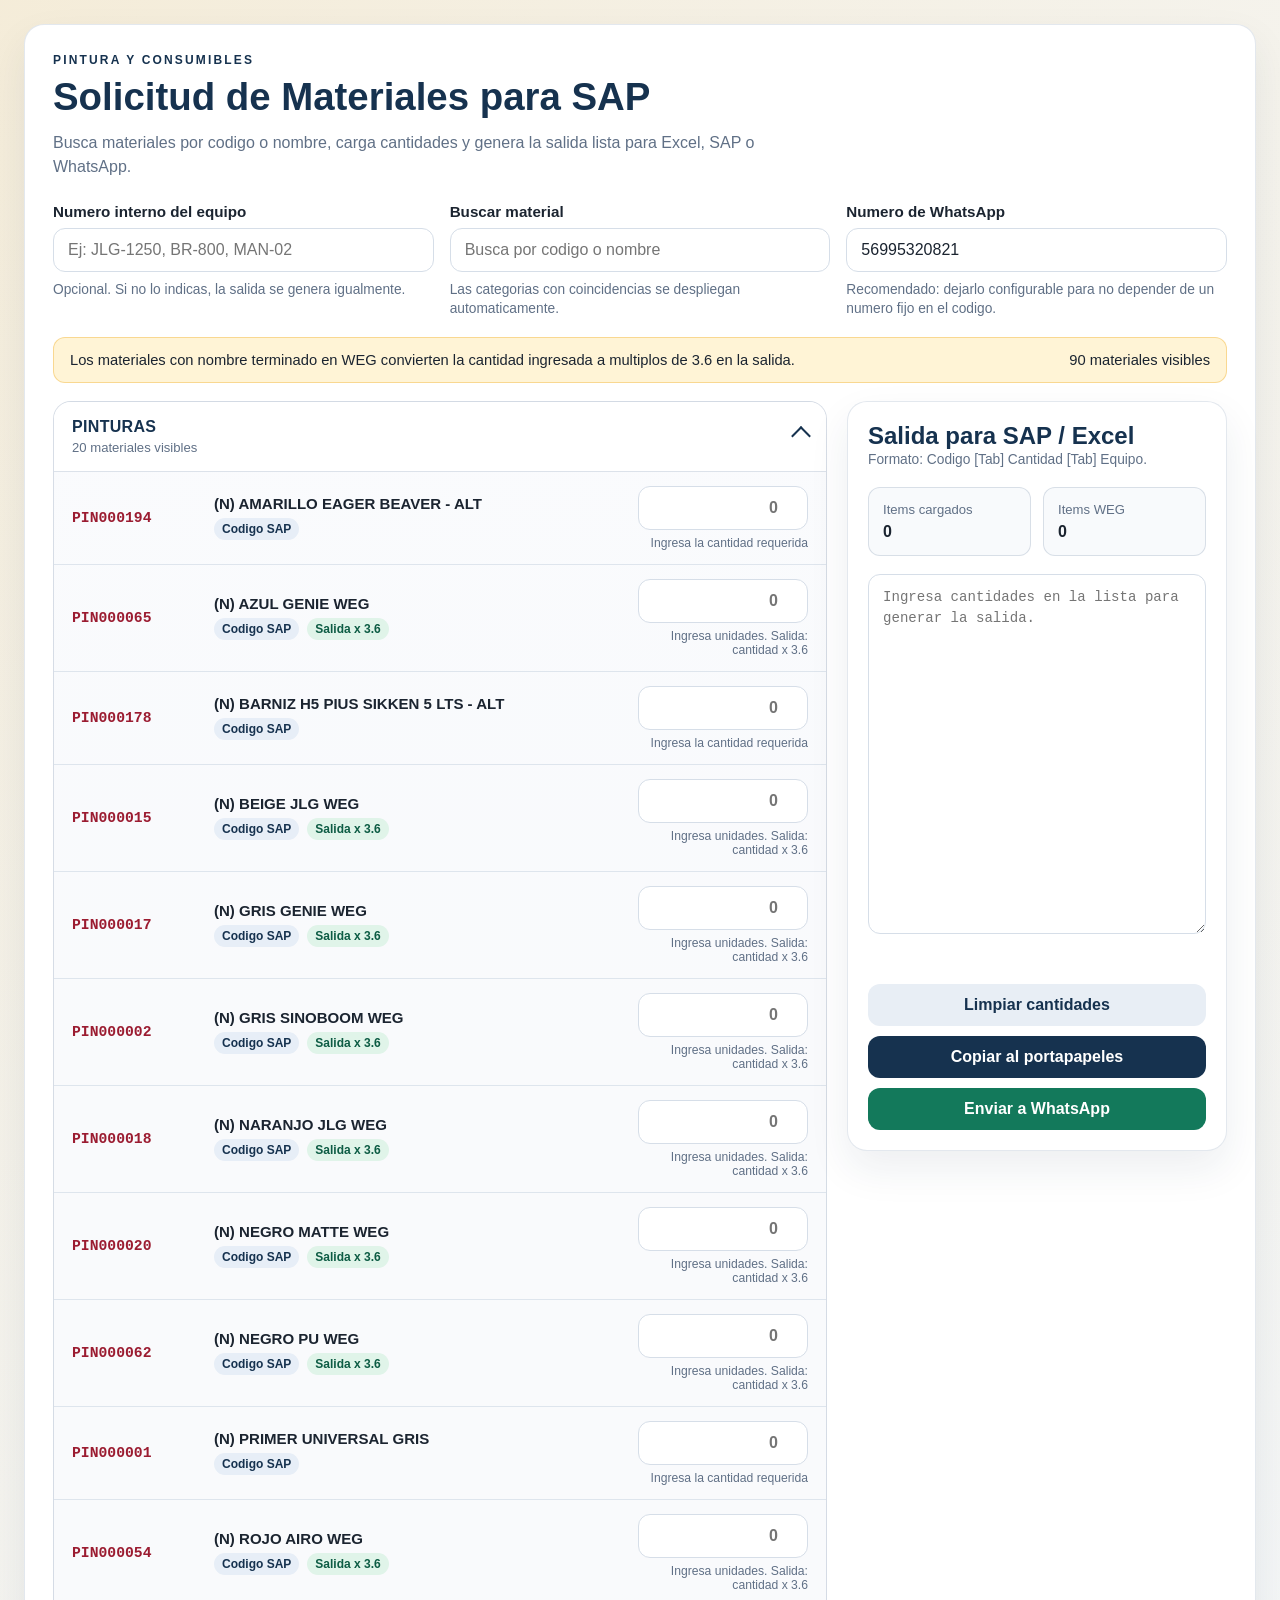
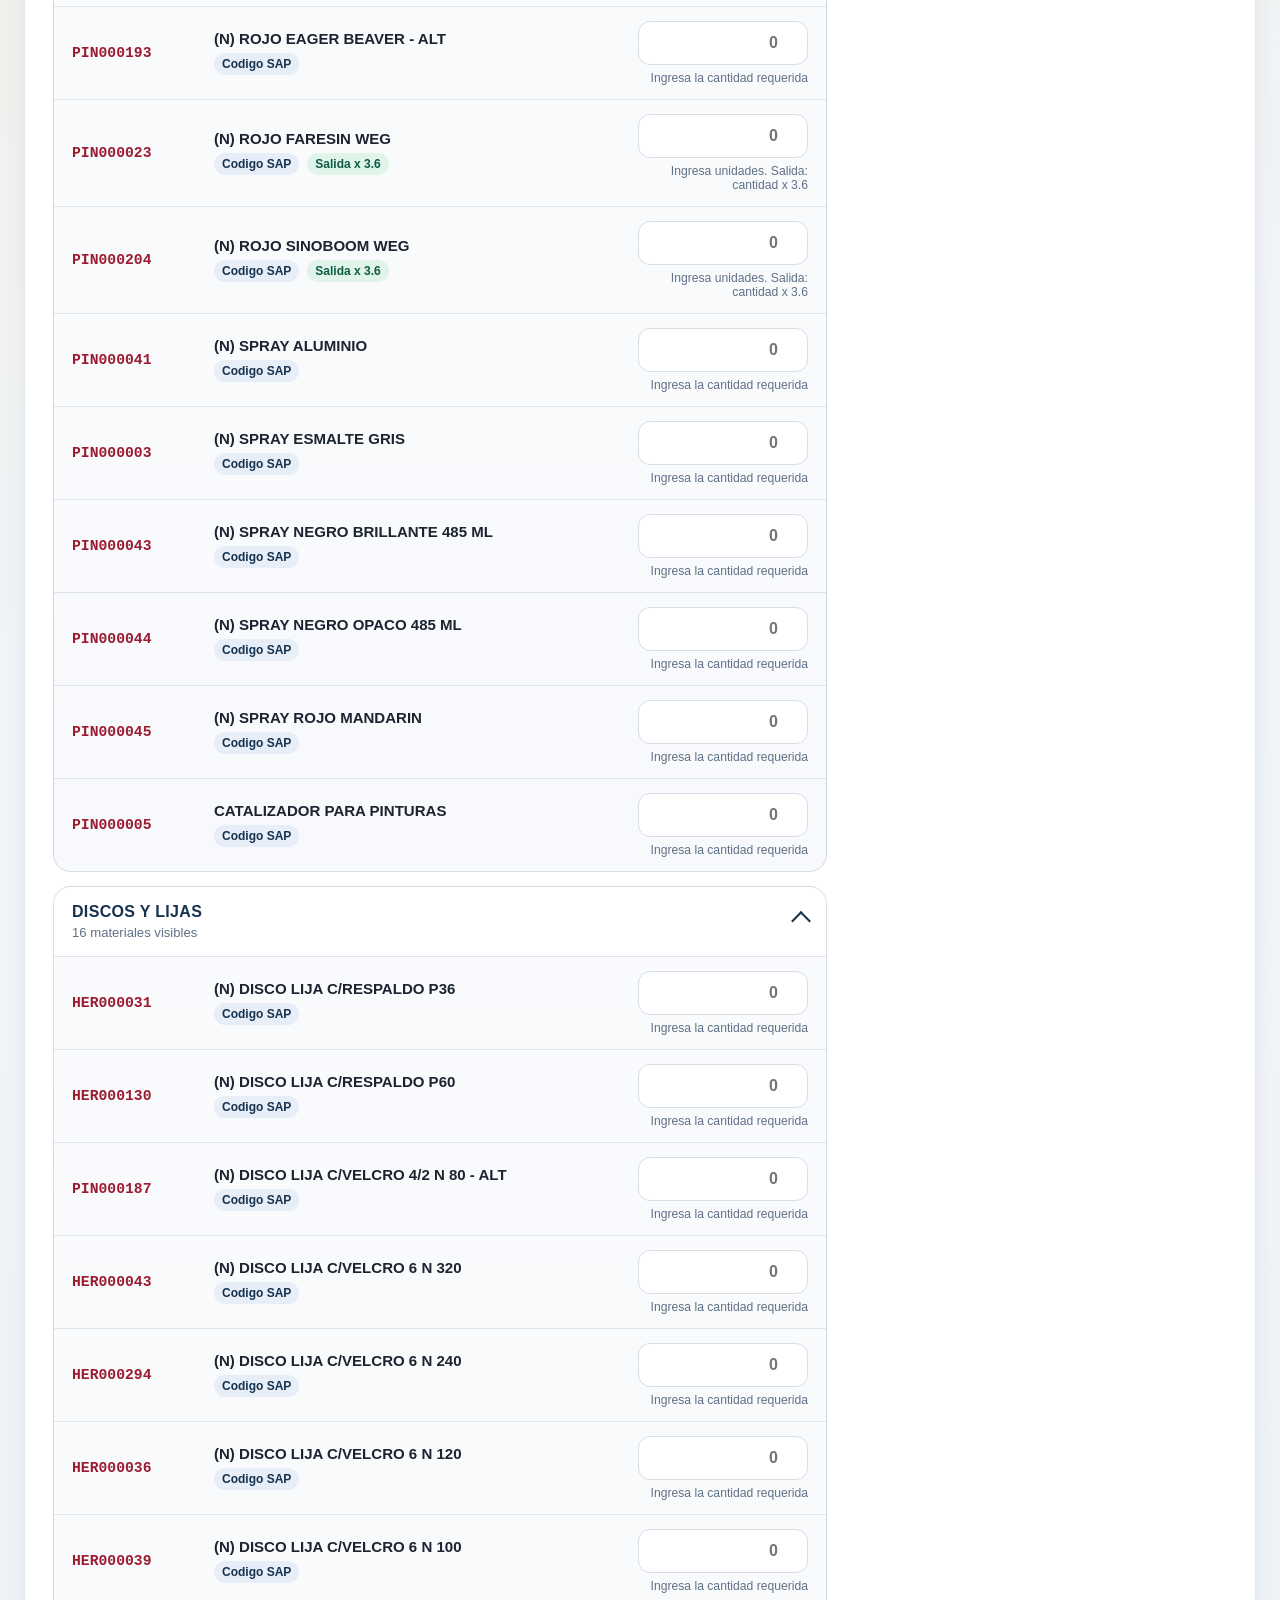
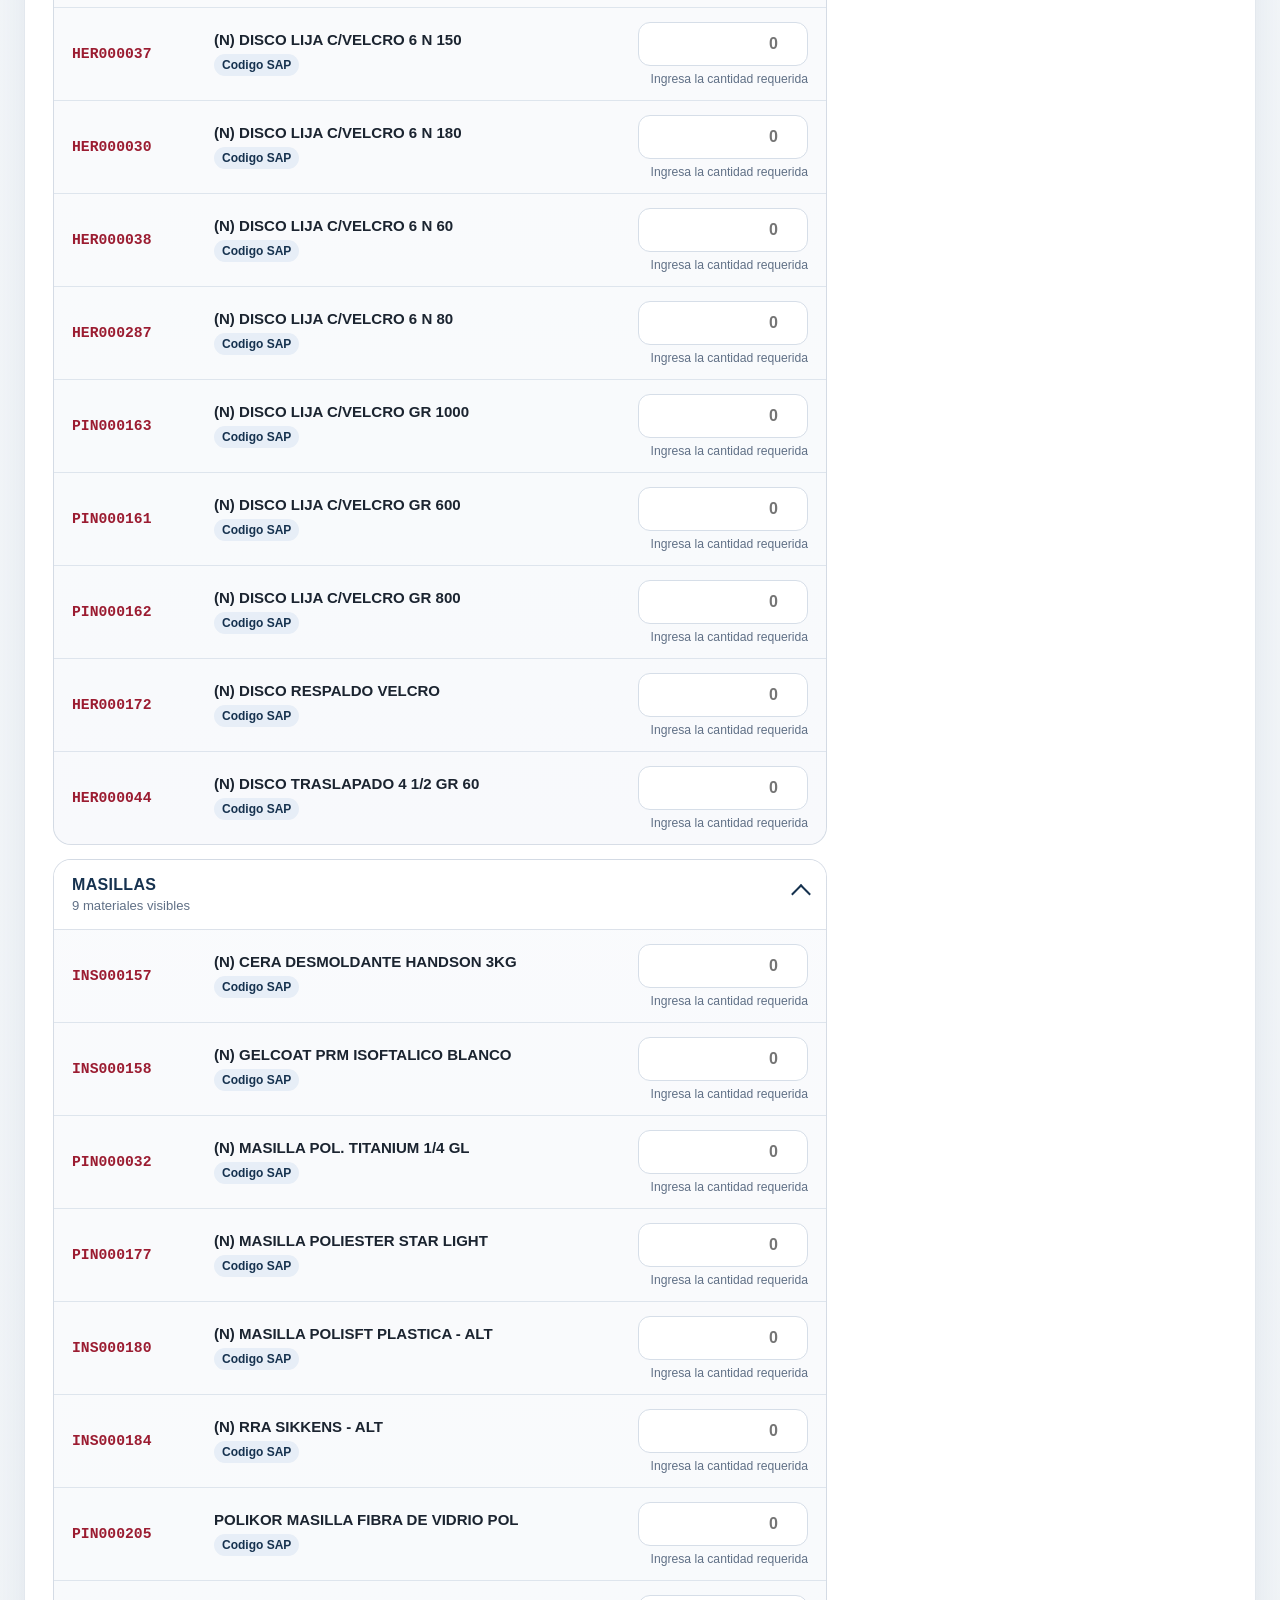
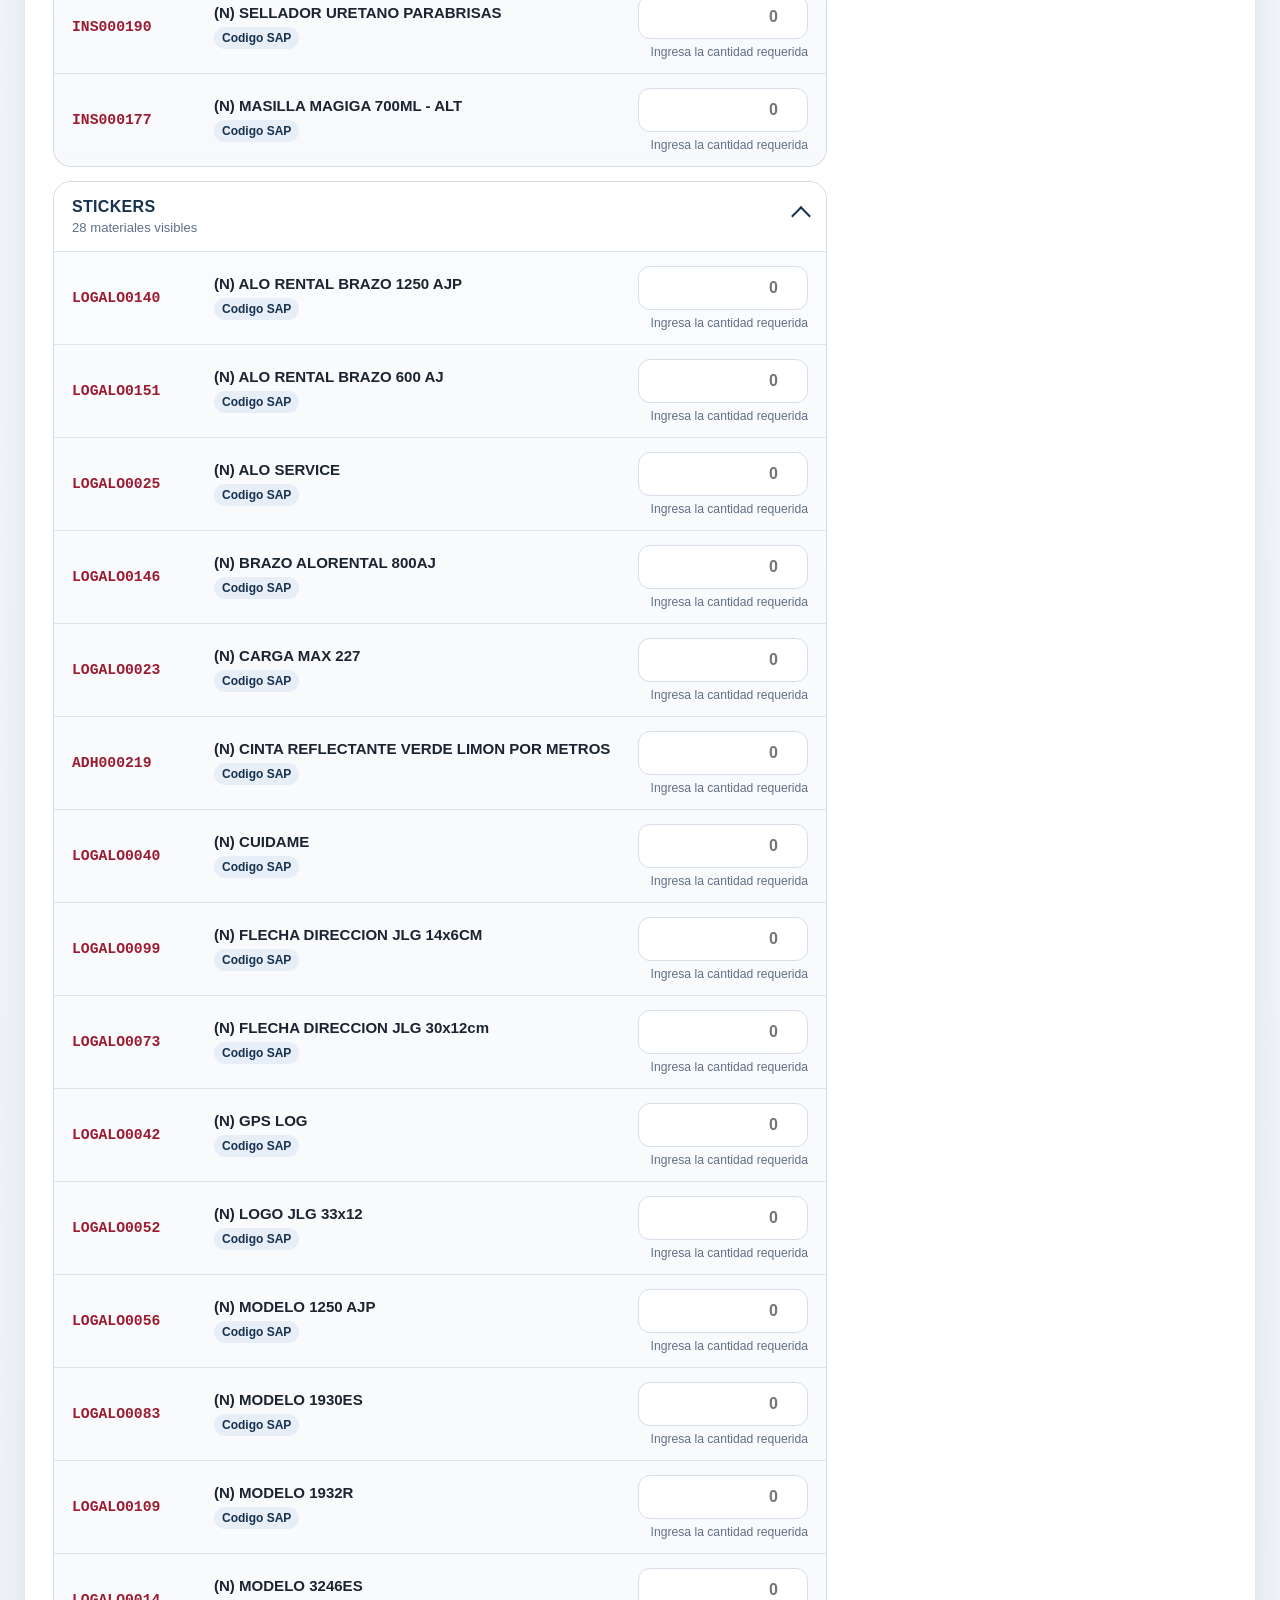
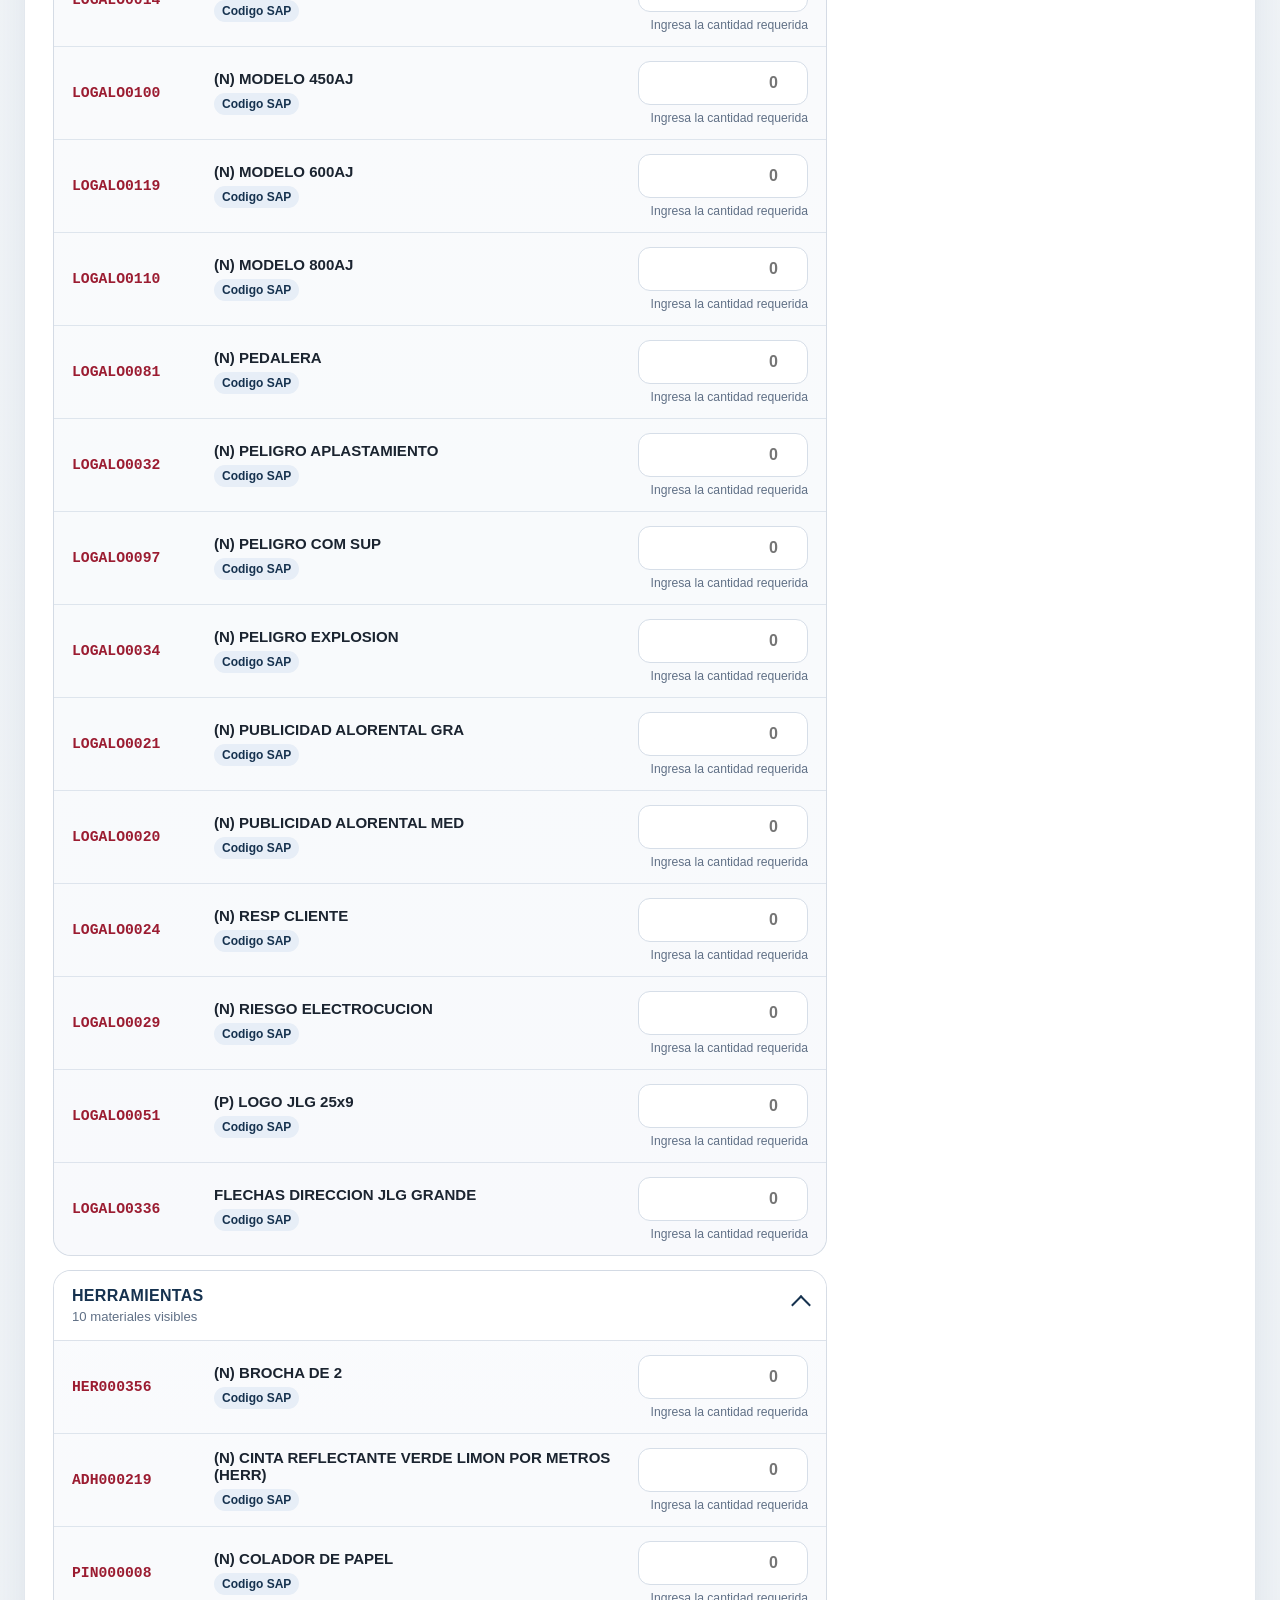
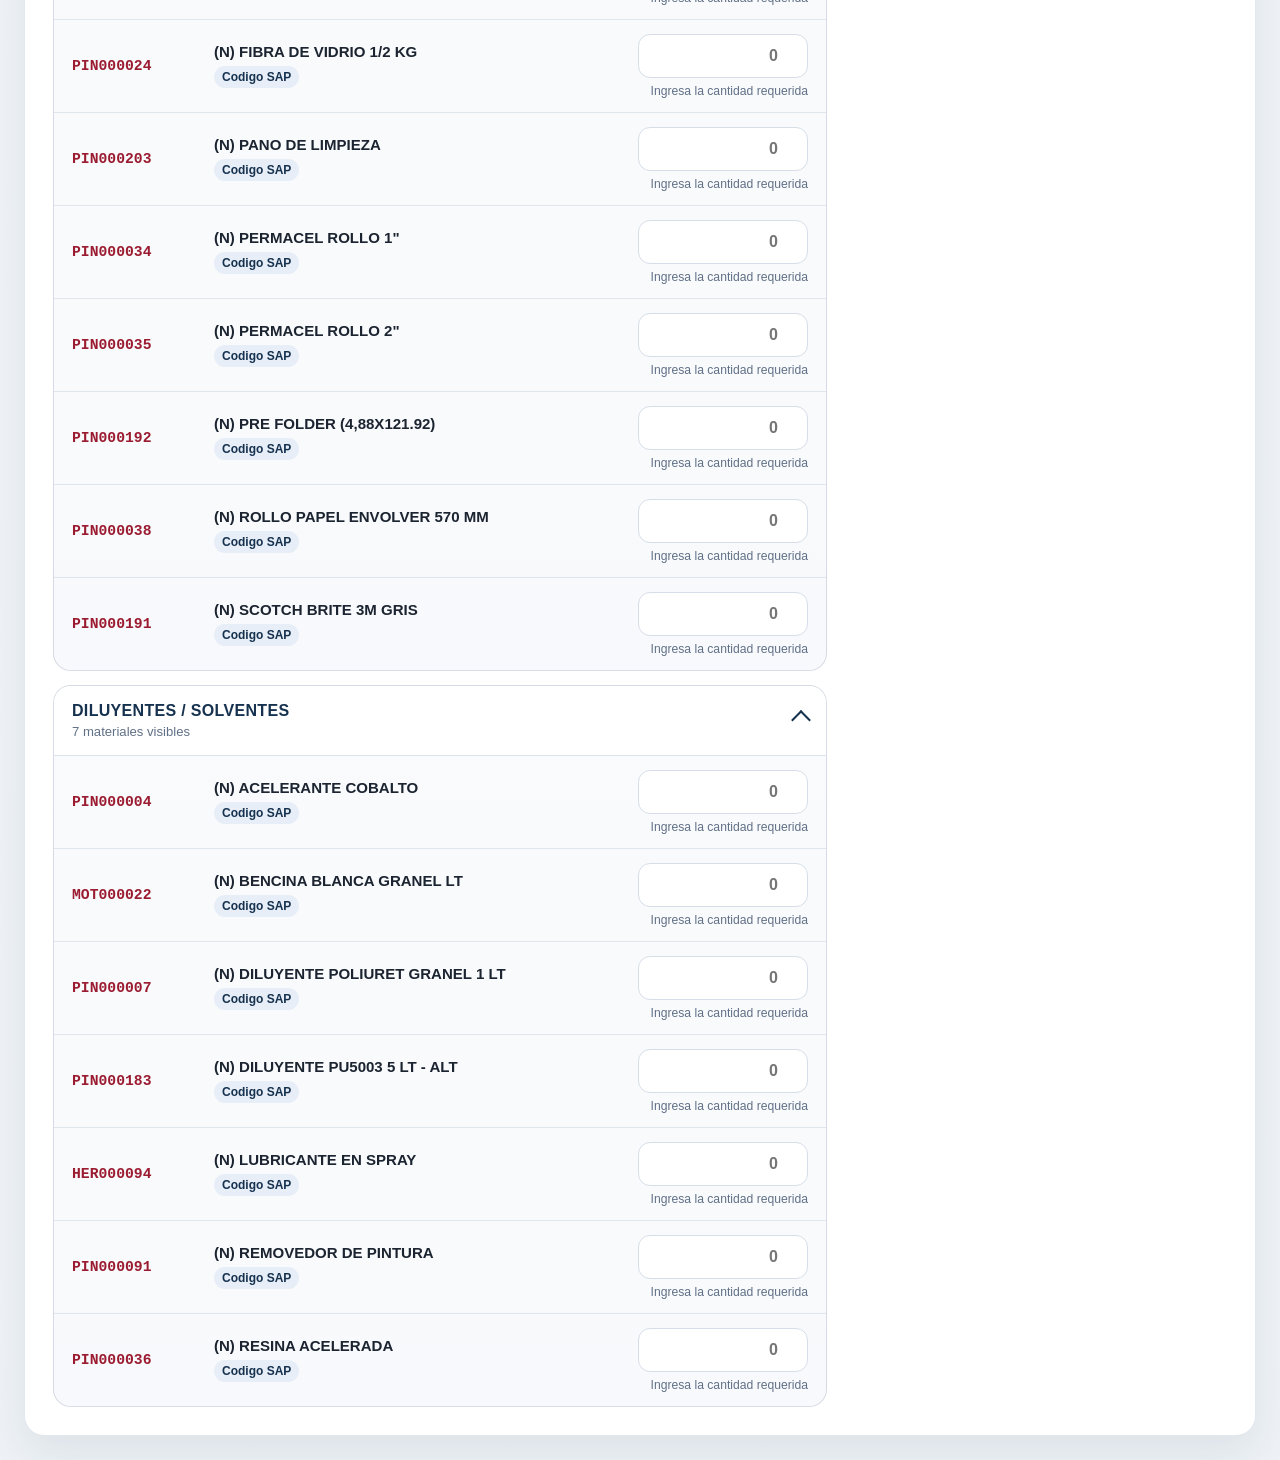
<file: index Materiales pintura.html>
<!DOCTYPE html>
<html lang="es">
<head>
  <meta charset="UTF-8">
  <meta name="viewport" content="width=device-width, initial-scale=1.0">
  <title>Carga de Materiales para SAP</title>
  <link rel="stylesheet" href="materiales-pintura.css">
</head>
<body>
  <main class="page">
    <section class="card main-card" aria-labelledby="page-title">
      <header class="page-header">
        <div>
          <p class="eyebrow">Pintura y consumibles</p>
          <h1 id="page-title">Solicitud de Materiales para SAP</h1>
          <p class="intro">
            Busca materiales por codigo o nombre, carga cantidades y genera la salida lista para Excel, SAP o WhatsApp.
          </p>
        </div>
      </header>

      <section class="toolbar" aria-label="Controles principales">
        <div class="field-group">
          <label for="equipo">Numero interno del equipo</label>
          <input type="text" id="equipo" placeholder="Ej: JLG-1250, BR-800, MAN-02" autocomplete="off">
          <p class="help-text">Opcional. Si no lo indicas, la salida se genera igualmente.</p>
        </div>

        <div class="field-group">
          <label for="searchInput">Buscar material</label>
          <input
            type="search"
            id="searchInput"
            placeholder="Busca por codigo o nombre"
            autocomplete="off"
            aria-describedby="searchHelp">
          <p class="help-text" id="searchHelp">Las categorias con coincidencias se despliegan automaticamente.</p>
        </div>

        <div class="field-group">
          <label for="whatsappNumber">Numero de WhatsApp</label>
          <input
            type="tel"
            id="whatsappNumber"
            inputmode="tel"
            placeholder="56995320821"
            aria-describedby="whatsappHelp">
          <p class="help-text" id="whatsappHelp">
            Recomendado: dejarlo configurable para no depender de un numero fijo en el codigo.
          </p>
        </div>
      </section>

      <div class="status-row" aria-live="polite">
        <p class="status-note" id="statusNote">
          Los materiales con nombre terminado en WEG convierten la cantidad ingresada a multiplos de 3.6 en la salida.
        </p>
        <p class="result-count" id="resultCount">0 materiales visibles</p>
      </div>

      <section class="layout">
        <div class="materials-panel">
          <div id="lista-materiales" class="materials-list" aria-live="polite"></div>
          <p id="emptyState" class="empty-state" hidden>No hay materiales que coincidan con el filtro.</p>
        </div>

        <aside class="card side-card" aria-labelledby="output-title">
          <h2 id="output-title">Salida para SAP / Excel</h2>
          <p class="help-text">
            Formato: Codigo [Tab] Cantidad [Tab] Equipo.
          </p>

          <div class="summary-grid" aria-label="Resumen">
            <div class="summary-item">
              <span class="summary-label">Items cargados</span>
              <strong id="selectedCount">0</strong>
            </div>
            <div class="summary-item">
              <span class="summary-label">Items WEG</span>
              <strong id="wegCount">0</strong>
            </div>
          </div>

          <label for="sapOutput" class="sr-only">Salida de materiales</label>
          <textarea
            id="sapOutput"
            readonly
            spellcheck="false"
            placeholder="Ingresa cantidades en la lista para generar la salida."></textarea>

          <p id="feedbackMessage" class="feedback-message" aria-live="polite"></p>

          <div class="button-group">
            <button class="btn btn-secondary" id="btnLimpiar" type="button">Limpiar cantidades</button>
            <button class="btn btn-primary" id="btnCopiar" type="button">Copiar al portapapeles</button>
            <button class="btn btn-whatsapp" id="btnWhatsapp" type="button">Enviar a WhatsApp</button>
          </div>
        </aside>
      </section>
    </section>
  </main>

  <script src="materiales-pintura.js"></script>
</body>
</html>
</file>
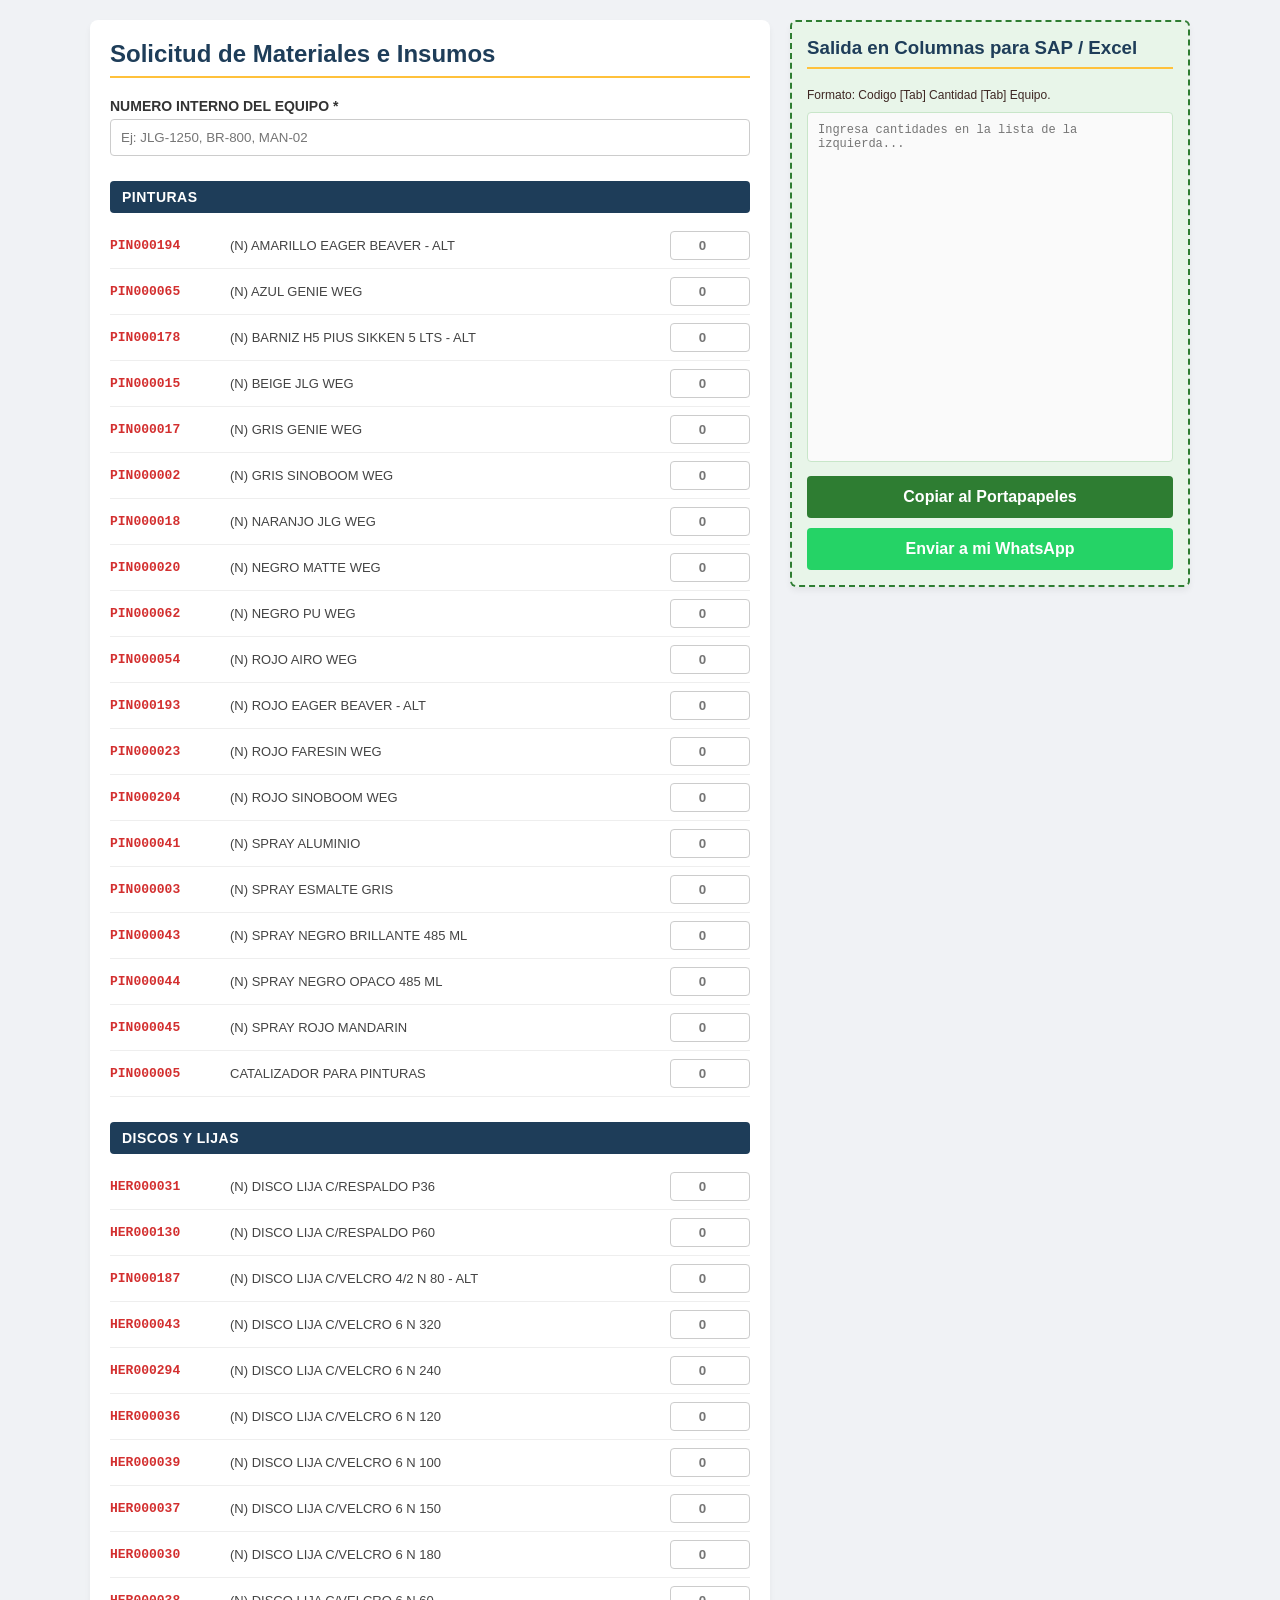
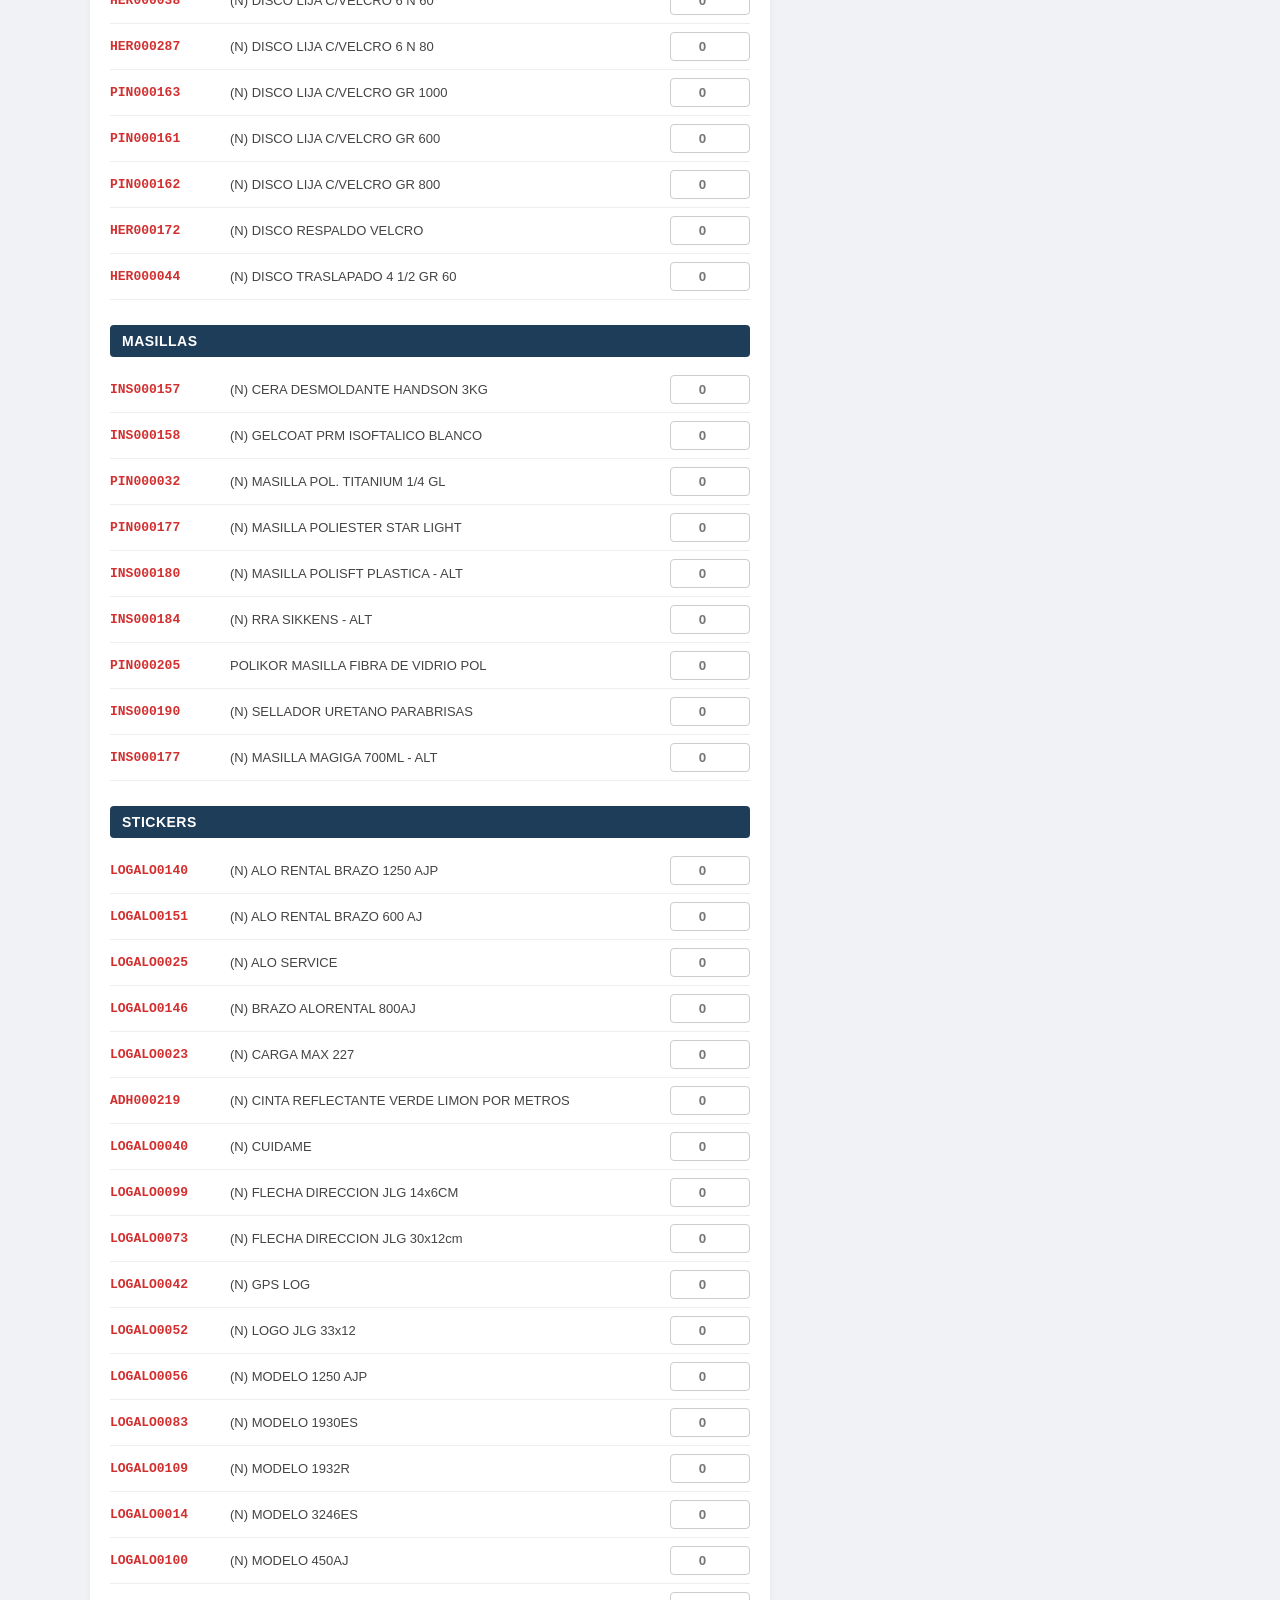
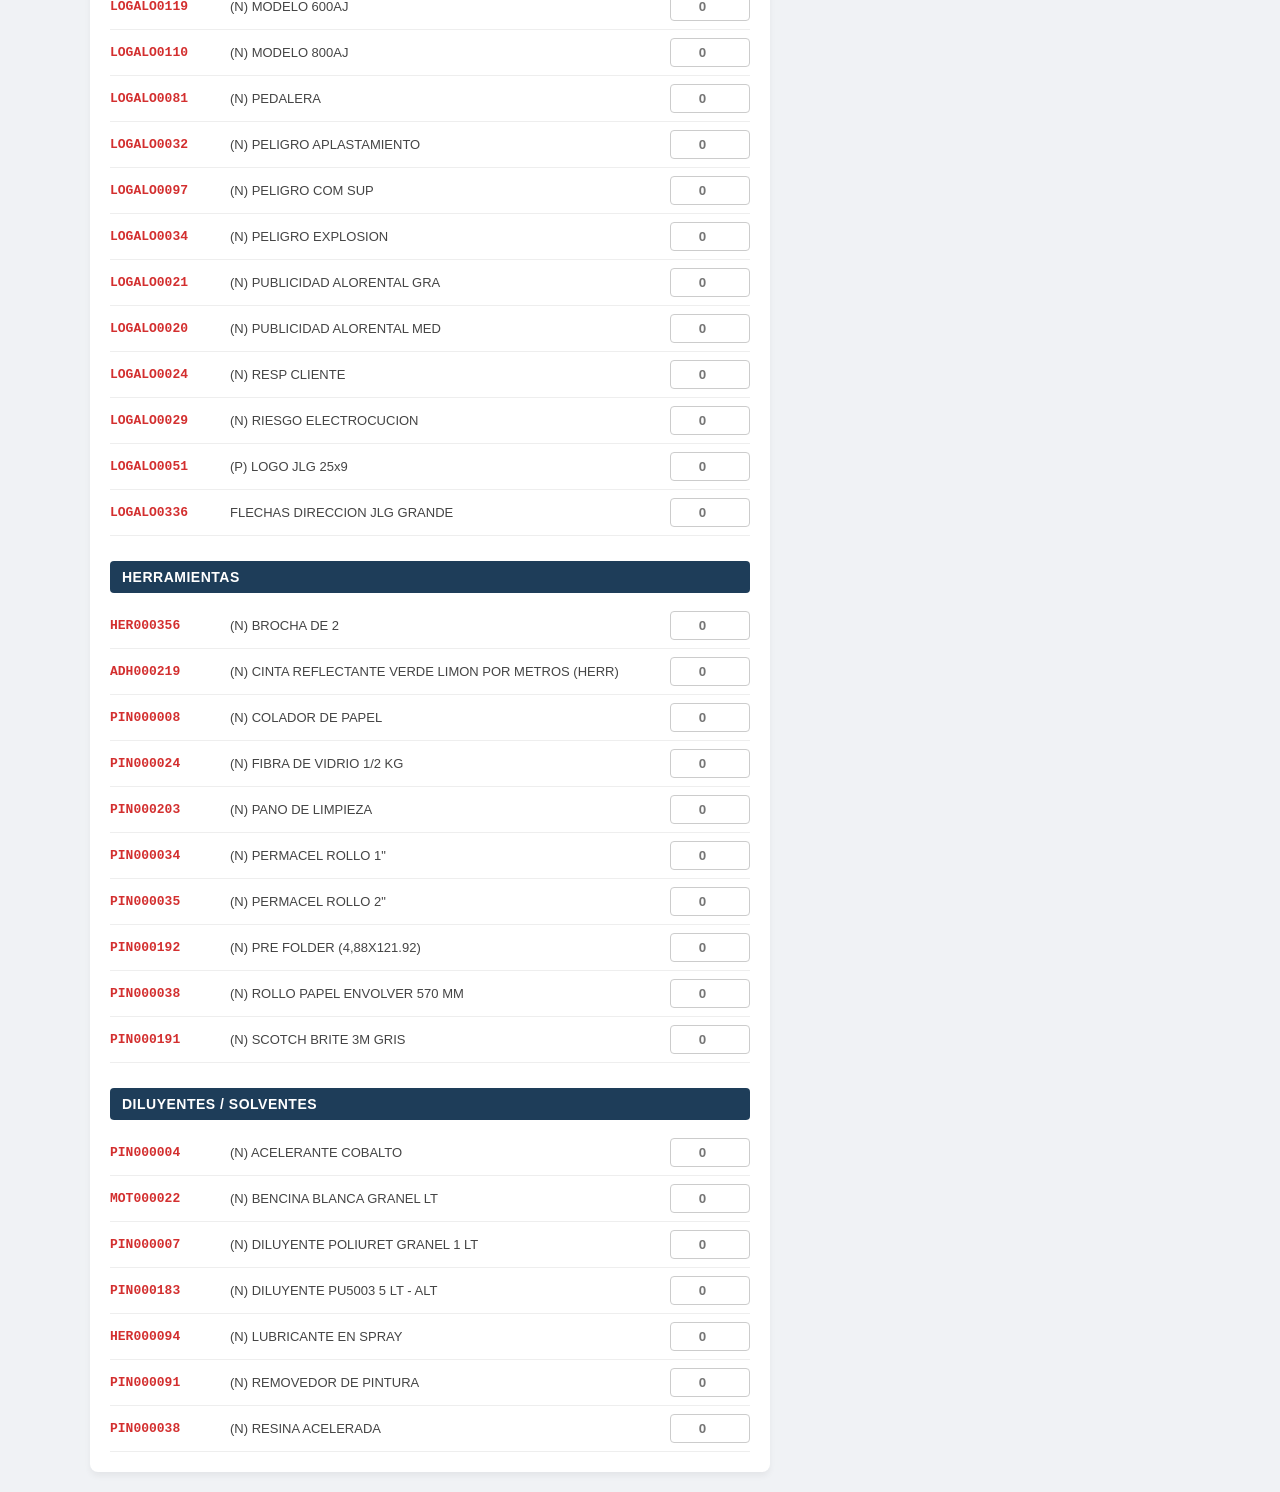
<file: sap-materiales-whatsapp.html>
<!DOCTYPE html>
<html lang="es">
<head>
  <meta charset="UTF-8">
  <meta name="viewport" content="width=device-width, initial-scale=1.0">
  <title>Carga de Materiales para SAP</title>

  <style>
    body {
      font-family: 'Segoe UI', Tahoma, Geneva, Verdana, sans-serif;
      background: #f0f2f5;
      margin: 0;
      padding: 20px;
      color: #333;
    }

    .container {
      max-width: 1100px;
      margin: 0 auto;
      display: grid;
      grid-template-columns: 1fr 400px;
      gap: 20px;
    }

    @media (max-width: 900px) {
      .container {
        grid-template-columns: 1fr;
      }

      .sap-box {
        position: static !important;
      }
    }

    .card {
      background: white;
      padding: 20px;
      border-radius: 8px;
      box-shadow: 0 4px 6px rgba(0, 0, 0, 0.05);
    }

    h2, h3 {
      margin-top: 0;
      color: #1e3d59;
      border-bottom: 2px solid #ffc13b;
      padding-bottom: 8px;
    }

    .form-group {
      margin-bottom: 15px;
    }

    label {
      display: block;
      font-weight: bold;
      margin-bottom: 5px;
      font-size: 14px;
    }

    input[type="text"] {
      width: 100%;
      padding: 10px;
      border: 1px solid #ccc;
      border-radius: 4px;
      box-sizing: border-box;
    }

    .category-title {
      background: #1e3d59;
      color: white;
      padding: 8px 12px;
      font-weight: bold;
      border-radius: 4px;
      margin: 25px 0 10px 0;
      font-size: 14px;
      letter-spacing: 0.5px;
    }

    .item-row {
      display: grid;
      grid-template-columns: 110px 1fr 80px;
      gap: 10px;
      align-items: center;
      padding: 8px 0;
      border-bottom: 1px solid #eee;
    }

    .item-row:hover {
      background-color: #fcfcfc;
    }

    .code {
      font-family: monospace;
      color: #d32f2f;
      font-size: 13px;
      font-weight: bold;
    }

    .name {
      font-size: 13px;
      color: #444;
    }

    .qty-input {
      width: 100%;
      padding: 6px;
      border: 1px solid #ccc;
      border-radius: 4px;
      text-align: center;
      font-weight: bold;
      box-sizing: border-box;
    }

    .qty-input:focus {
      border-color: #1e3d59;
      background: #fffde7;
      outline: none;
    }

    .sap-box {
      background: #e8f5e9;
      border: 2px dashed #2e7d32;
      padding: 15px;
      border-radius: 6px;
      position: sticky;
      top: 20px;
    }

    textarea {
      width: 100%;
      height: 350px;
      font-family: monospace;
      font-size: 12px;
      padding: 10px;
      border: 1px solid #c8e6c9;
      border-radius: 4px;
      box-sizing: border-box;
      background: #fafafa;
      resize: none;
    }

    .btn-copy {
      background: #2e7d32;
      color: white;
      border: none;
      width: 100%;
      padding: 12px;
      font-size: 16px;
      font-weight: bold;
      border-radius: 4px;
      cursor: pointer;
      margin-top: 10px;
      transition: 0.2s;
    }

    .btn-copy:hover {
      background: #1b5e20;
    }

    .btn-whatsapp {
      background: #25D366;
    }

    .btn-whatsapp:hover {
      background: #1ebe5d;
    }
  </style>
</head>

<body>

<div class="container">

  <div class="card">
    <h2>Solicitud de Materiales e Insumos</h2>

    <div class="form-group">
      <label for="equipo">NUMERO INTERNO DEL EQUIPO *</label>
      <input type="text" id="equipo" placeholder="Ej: JLG-1250, BR-800, MAN-02">
    </div>

    <div id="lista-materiales">
      <div class="category-title">PINTURAS</div>
      <div class="item-row">
        <span class="code">PIN000194</span>
        <span class="name">(N) AMARILLO EAGER BEAVER - ALT</span>
        <input type="number" class="qty-input" min="0" data-code="PIN000194" placeholder="0">
      </div>
      <div class="item-row">
        <span class="code">PIN000065</span>
        <span class="name">(N) AZUL GENIE WEG</span>
        <input type="number" class="qty-input" min="0" data-code="PIN000065" placeholder="0">
      </div>
      <div class="item-row">
        <span class="code">PIN000178</span>
        <span class="name">(N) BARNIZ H5 PIUS SIKKEN 5 LTS - ALT</span>
        <input type="number" class="qty-input" min="0" data-code="PIN000178" placeholder="0">
      </div>
      <div class="item-row">
        <span class="code">PIN000015</span>
        <span class="name">(N) BEIGE JLG WEG</span>
        <input type="number" class="qty-input" min="0" data-code="PIN000015" placeholder="0">
      </div>
      <div class="item-row">
        <span class="code">PIN000017</span>
        <span class="name">(N) GRIS GENIE WEG</span>
        <input type="number" class="qty-input" min="0" data-code="PIN000017" placeholder="0">
      </div>
      <div class="item-row">
        <span class="code">PIN000002</span>
        <span class="name">(N) GRIS SINOBOOM WEG</span>
        <input type="number" class="qty-input" min="0" data-code="PIN000002" placeholder="0">
      </div>
      <div class="item-row">
        <span class="code">PIN000018</span>
        <span class="name">(N) NARANJO JLG WEG</span>
        <input type="number" class="qty-input" min="0" data-code="PIN000018" placeholder="0">
      </div>
      <div class="item-row">
        <span class="code">PIN000020</span>
        <span class="name">(N) NEGRO MATTE WEG</span>
        <input type="number" class="qty-input" min="0" data-code="PIN000020" placeholder="0">
      </div>
      <div class="item-row">
        <span class="code">PIN000062</span>
        <span class="name">(N) NEGRO PU WEG</span>
        <input type="number" class="qty-input" min="0" data-code="PIN000062" placeholder="0">
      </div>
      <div class="item-row">
        <span class="code">PIN000054</span>
        <span class="name">(N) ROJO AIRO WEG</span>
        <input type="number" class="qty-input" min="0" data-code="PIN000054" placeholder="0">
      </div>
      <div class="item-row">
        <span class="code">PIN000193</span>
        <span class="name">(N) ROJO EAGER BEAVER - ALT</span>
        <input type="number" class="qty-input" min="0" data-code="PIN000193" placeholder="0">
      </div>
      <div class="item-row">
        <span class="code">PIN000023</span>
        <span class="name">(N) ROJO FARESIN WEG</span>
        <input type="number" class="qty-input" min="0" data-code="PIN000023" placeholder="0">
      </div>
      <div class="item-row">
        <span class="code">PIN000204</span>
        <span class="name">(N) ROJO SINOBOOM WEG</span>
        <input type="number" class="qty-input" min="0" data-code="PIN000204" placeholder="0">
      </div>
      <div class="item-row">
        <span class="code">PIN000041</span>
        <span class="name">(N) SPRAY ALUMINIO</span>
        <input type="number" class="qty-input" min="0" data-code="PIN000041" placeholder="0">
      </div>
      <div class="item-row">
        <span class="code">PIN000003</span>
        <span class="name">(N) SPRAY ESMALTE GRIS</span>
        <input type="number" class="qty-input" min="0" data-code="PIN000003" placeholder="0">
      </div>
      <div class="item-row">
        <span class="code">PIN000043</span>
        <span class="name">(N) SPRAY NEGRO BRILLANTE 485 ML</span>
        <input type="number" class="qty-input" min="0" data-code="PIN000043" placeholder="0">
      </div>
      <div class="item-row">
        <span class="code">PIN000044</span>
        <span class="name">(N) SPRAY NEGRO OPACO 485 ML</span>
        <input type="number" class="qty-input" min="0" data-code="PIN000044" placeholder="0">
      </div>
      <div class="item-row">
        <span class="code">PIN000045</span>
        <span class="name">(N) SPRAY ROJO MANDARIN</span>
        <input type="number" class="qty-input" min="0" data-code="PIN000045" placeholder="0">
      </div>
      <div class="item-row">
        <span class="code">PIN000005</span>
        <span class="name">CATALIZADOR PARA PINTURAS</span>
        <input type="number" class="qty-input" min="0" data-code="PIN000005" placeholder="0">
      </div>

      <div class="category-title">DISCOS Y LIJAS</div>
      <div class="item-row">
        <span class="code">HER000031</span>
        <span class="name">(N) DISCO LIJA C/RESPALDO P36</span>
        <input type="number" class="qty-input" min="0" data-code="HER000031" placeholder="0">
      </div>
      <div class="item-row">
        <span class="code">HER000130</span>
        <span class="name">(N) DISCO LIJA C/RESPALDO P60</span>
        <input type="number" class="qty-input" min="0" data-code="HER000130" placeholder="0">
      </div>
      <div class="item-row">
        <span class="code">PIN000187</span>
        <span class="name">(N) DISCO LIJA C/VELCRO 4/2 N 80 - ALT</span>
        <input type="number" class="qty-input" min="0" data-code="PIN000187" placeholder="0">
      </div>
      <div class="item-row">
        <span class="code">HER000043</span>
        <span class="name">(N) DISCO LIJA C/VELCRO 6 N 320</span>
        <input type="number" class="qty-input" min="0" data-code="HER000043" placeholder="0">
      </div>
      <div class="item-row">
        <span class="code">HER000294</span>
        <span class="name">(N) DISCO LIJA C/VELCRO 6 N 240</span>
        <input type="number" class="qty-input" min="0" data-code="HER000294" placeholder="0">
      </div>
      <div class="item-row">
        <span class="code">HER000036</span>
        <span class="name">(N) DISCO LIJA C/VELCRO 6 N 120</span>
        <input type="number" class="qty-input" min="0" data-code="HER000036" placeholder="0">
      </div>
      <div class="item-row">
        <span class="code">HER000039</span>
        <span class="name">(N) DISCO LIJA C/VELCRO 6 N 100</span>
        <input type="number" class="qty-input" min="0" data-code="HER000039" placeholder="0">
      </div>
      <div class="item-row">
        <span class="code">HER000037</span>
        <span class="name">(N) DISCO LIJA C/VELCRO 6 N 150</span>
        <input type="number" class="qty-input" min="0" data-code="HER000037" placeholder="0">
      </div>
      <div class="item-row">
        <span class="code">HER000030</span>
        <span class="name">(N) DISCO LIJA C/VELCRO 6 N 180</span>
        <input type="number" class="qty-input" min="0" data-code="HER000030" placeholder="0">
      </div>
      <div class="item-row">
        <span class="code">HER000038</span>
        <span class="name">(N) DISCO LIJA C/VELCRO 6 N 60</span>
        <input type="number" class="qty-input" min="0" data-code="HER000038" placeholder="0">
      </div>
      <div class="item-row">
        <span class="code">HER000287</span>
        <span class="name">(N) DISCO LIJA C/VELCRO 6 N 80</span>
        <input type="number" class="qty-input" min="0" data-code="HER000287" placeholder="0">
      </div>
      <div class="item-row">
        <span class="code">PIN000163</span>
        <span class="name">(N) DISCO LIJA C/VELCRO GR 1000</span>
        <input type="number" class="qty-input" min="0" data-code="PIN000163" placeholder="0">
      </div>
      <div class="item-row">
        <span class="code">PIN000161</span>
        <span class="name">(N) DISCO LIJA C/VELCRO GR 600</span>
        <input type="number" class="qty-input" min="0" data-code="PIN000161" placeholder="0">
      </div>
      <div class="item-row">
        <span class="code">PIN000162</span>
        <span class="name">(N) DISCO LIJA C/VELCRO GR 800</span>
        <input type="number" class="qty-input" min="0" data-code="PIN000162" placeholder="0">
      </div>
      <div class="item-row">
        <span class="code">HER000172</span>
        <span class="name">(N) DISCO RESPALDO VELCRO</span>
        <input type="number" class="qty-input" min="0" data-code="HER000172" placeholder="0">
      </div>
      <div class="item-row">
        <span class="code">HER000044</span>
        <span class="name">(N) DISCO TRASLAPADO 4 1/2 GR 60</span>
        <input type="number" class="qty-input" min="0" data-code="HER000044" placeholder="0">
      </div>

      <div class="category-title">MASILLAS</div>
      <div class="item-row">
        <span class="code">INS000157</span>
        <span class="name">(N) CERA DESMOLDANTE HANDSON 3KG</span>
        <input type="number" class="qty-input" min="0" data-code="INS000157" placeholder="0">
      </div>
      <div class="item-row">
        <span class="code">INS000158</span>
        <span class="name">(N) GELCOAT PRM ISOFTALICO BLANCO</span>
        <input type="number" class="qty-input" min="0" data-code="INS000158" placeholder="0">
      </div>
      <div class="item-row">
        <span class="code">PIN000032</span>
        <span class="name">(N) MASILLA POL. TITANIUM 1/4 GL</span>
        <input type="number" class="qty-input" min="0" data-code="PIN000032" placeholder="0">
      </div>
      <div class="item-row">
        <span class="code">PIN000177</span>
        <span class="name">(N) MASILLA POLIESTER STAR LIGHT</span>
        <input type="number" class="qty-input" min="0" data-code="PIN000177" placeholder="0">
      </div>
      <div class="item-row">
        <span class="code">INS000180</span>
        <span class="name">(N) MASILLA POLISFT PLASTICA - ALT</span>
        <input type="number" class="qty-input" min="0" data-code="INS000180" placeholder="0">
      </div>
      <div class="item-row">
        <span class="code">INS000184</span>
        <span class="name">(N) RRA SIKKENS - ALT</span>
        <input type="number" class="qty-input" min="0" data-code="INS000184" placeholder="0">
      </div>
      <div class="item-row">
        <span class="code">PIN000205</span>
        <span class="name">POLIKOR MASILLA FIBRA DE VIDRIO POL</span>
        <input type="number" class="qty-input" min="0" data-code="PIN000205" placeholder="0">
      </div>
      <div class="item-row">
        <span class="code">INS000190</span>
        <span class="name">(N) SELLADOR URETANO PARABRISAS</span>
        <input type="number" class="qty-input" min="0" data-code="INS000190" placeholder="0">
      </div>
      <div class="item-row">
        <span class="code">INS000177</span>
        <span class="name">(N) MASILLA MAGIGA 700ML - ALT</span>
        <input type="number" class="qty-input" min="0" data-code="INS000177" placeholder="0">
      </div>

      <div class="category-title">STICKERS</div>
      <div class="item-row">
        <span class="code">LOGALO0140</span>
        <span class="name">(N) ALO RENTAL BRAZO 1250 AJP</span>
        <input type="number" class="qty-input" min="0" data-code="LOGALO0140" placeholder="0">
      </div>
      <div class="item-row">
        <span class="code">LOGALO0151</span>
        <span class="name">(N) ALO RENTAL BRAZO 600 AJ</span>
        <input type="number" class="qty-input" min="0" data-code="LOGALO0151" placeholder="0">
      </div>
      <div class="item-row">
        <span class="code">LOGALO0025</span>
        <span class="name">(N) ALO SERVICE</span>
        <input type="number" class="qty-input" min="0" data-code="LOGALO0025" placeholder="0">
      </div>
      <div class="item-row">
        <span class="code">LOGALO0146</span>
        <span class="name">(N) BRAZO ALORENTAL 800AJ</span>
        <input type="number" class="qty-input" min="0" data-code="LOGALO0146" placeholder="0">
      </div>
      <div class="item-row">
        <span class="code">LOGALO0023</span>
        <span class="name">(N) CARGA MAX 227</span>
        <input type="number" class="qty-input" min="0" data-code="LOGALO0023" placeholder="0">
      </div>
      <div class="item-row">
        <span class="code">ADH000219</span>
        <span class="name">(N) CINTA REFLECTANTE VERDE LIMON POR METROS</span>
        <input type="number" class="qty-input" min="0" data-code="ADH000219" placeholder="0">
      </div>
      <div class="item-row">
        <span class="code">LOGALO0040</span>
        <span class="name">(N) CUIDAME</span>
        <input type="number" class="qty-input" min="0" data-code="LOGALO0040" placeholder="0">
      </div>
      <div class="item-row">
        <span class="code">LOGALO0099</span>
        <span class="name">(N) FLECHA DIRECCION JLG 14x6CM</span>
        <input type="number" class="qty-input" min="0" data-code="LOGALO0099" placeholder="0">
      </div>
      <div class="item-row">
        <span class="code">LOGALO0073</span>
        <span class="name">(N) FLECHA DIRECCION JLG 30x12cm</span>
        <input type="number" class="qty-input" min="0" data-code="LOGALO0073" placeholder="0">
      </div>
      <div class="item-row">
        <span class="code">LOGALO0042</span>
        <span class="name">(N) GPS LOG</span>
        <input type="number" class="qty-input" min="0" data-code="LOGALO0042" placeholder="0">
      </div>
      <div class="item-row">
        <span class="code">LOGALO0052</span>
        <span class="name">(N) LOGO JLG 33x12</span>
        <input type="number" class="qty-input" min="0" data-code="LOGALO0052" placeholder="0">
      </div>
      <div class="item-row">
        <span class="code">LOGALO0056</span>
        <span class="name">(N) MODELO 1250 AJP</span>
        <input type="number" class="qty-input" min="0" data-code="LOGALO0056" placeholder="0">
      </div>
      <div class="item-row">
        <span class="code">LOGALO0083</span>
        <span class="name">(N) MODELO 1930ES</span>
        <input type="number" class="qty-input" min="0" data-code="LOGALO0083" placeholder="0">
      </div>
      <div class="item-row">
        <span class="code">LOGALO0109</span>
        <span class="name">(N) MODELO 1932R</span>
        <input type="number" class="qty-input" min="0" data-code="LOGALO0109" placeholder="0">
      </div>
      <div class="item-row">
        <span class="code">LOGALO0014</span>
        <span class="name">(N) MODELO 3246ES</span>
        <input type="number" class="qty-input" min="0" data-code="LOGALO0014" placeholder="0">
      </div>
      <div class="item-row">
        <span class="code">LOGALO0100</span>
        <span class="name">(N) MODELO 450AJ</span>
        <input type="number" class="qty-input" min="0" data-code="LOGALO0100" placeholder="0">
      </div>
      <div class="item-row">
        <span class="code">LOGALO0119</span>
        <span class="name">(N) MODELO 600AJ</span>
        <input type="number" class="qty-input" min="0" data-code="LOGALO0119" placeholder="0">
      </div>
      <div class="item-row">
        <span class="code">LOGALO0110</span>
        <span class="name">(N) MODELO 800AJ</span>
        <input type="number" class="qty-input" min="0" data-code="LOGALO0110" placeholder="0">
      </div>
      <div class="item-row">
        <span class="code">LOGALO0081</span>
        <span class="name">(N) PEDALERA</span>
        <input type="number" class="qty-input" min="0" data-code="LOGALO0081" placeholder="0">
      </div>
      <div class="item-row">
        <span class="code">LOGALO0032</span>
        <span class="name">(N) PELIGRO APLASTAMIENTO</span>
        <input type="number" class="qty-input" min="0" data-code="LOGALO0032" placeholder="0">
      </div>
      <div class="item-row">
        <span class="code">LOGALO0097</span>
        <span class="name">(N) PELIGRO COM SUP</span>
        <input type="number" class="qty-input" min="0" data-code="LOGALO0097" placeholder="0">
      </div>
      <div class="item-row">
        <span class="code">LOGALO0034</span>
        <span class="name">(N) PELIGRO EXPLOSION</span>
        <input type="number" class="qty-input" min="0" data-code="LOGALO0034" placeholder="0">
      </div>
      <div class="item-row">
        <span class="code">LOGALO0021</span>
        <span class="name">(N) PUBLICIDAD ALORENTAL GRA</span>
        <input type="number" class="qty-input" min="0" data-code="LOGALO0021" placeholder="0">
      </div>
      <div class="item-row">
        <span class="code">LOGALO0020</span>
        <span class="name">(N) PUBLICIDAD ALORENTAL MED</span>
        <input type="number" class="qty-input" min="0" data-code="LOGALO0020" placeholder="0">
      </div>
      <div class="item-row">
        <span class="code">LOGALO0024</span>
        <span class="name">(N) RESP CLIENTE</span>
        <input type="number" class="qty-input" min="0" data-code="LOGALO0024" placeholder="0">
      </div>
      <div class="item-row">
        <span class="code">LOGALO0029</span>
        <span class="name">(N) RIESGO ELECTROCUCION</span>
        <input type="number" class="qty-input" min="0" data-code="LOGALO0029" placeholder="0">
      </div>
      <div class="item-row">
        <span class="code">LOGALO0051</span>
        <span class="name">(P) LOGO JLG 25x9</span>
        <input type="number" class="qty-input" min="0" data-code="LOGALO0051" placeholder="0">
      </div>
      <div class="item-row">
        <span class="code">LOGALO0336</span>
        <span class="name">FLECHAS DIRECCION JLG GRANDE</span>
        <input type="number" class="qty-input" min="0" data-code="LOGALO0336" placeholder="0">
      </div>

      <div class="category-title">HERRAMIENTAS</div>
      <div class="item-row">
        <span class="code">HER000356</span>
        <span class="name">(N) BROCHA DE 2</span>
        <input type="number" class="qty-input" min="0" data-code="HER000356" placeholder="0">
      </div>
      <div class="item-row">
        <span class="code">ADH000219</span>
        <span class="name">(N) CINTA REFLECTANTE VERDE LIMON POR METROS (HERR)</span>
        <input type="number" class="qty-input" min="0" data-code="ADH000219" placeholder="0">
      </div>
      <div class="item-row">
        <span class="code">PIN000008</span>
        <span class="name">(N) COLADOR DE PAPEL</span>
        <input type="number" class="qty-input" min="0" data-code="PIN000008" placeholder="0">
      </div>
      <div class="item-row">
        <span class="code">PIN000024</span>
        <span class="name">(N) FIBRA DE VIDRIO 1/2 KG</span>
        <input type="number" class="qty-input" min="0" data-code="PIN000024" placeholder="0">
      </div>
      <div class="item-row">
        <span class="code">PIN000203</span>
        <span class="name">(N) PANO DE LIMPIEZA</span>
        <input type="number" class="qty-input" min="0" data-code="PIN000203" placeholder="0">
      </div>
      <div class="item-row">
        <span class="code">PIN000034</span>
        <span class="name">(N) PERMACEL ROLLO 1"</span>
        <input type="number" class="qty-input" min="0" data-code="PIN000034" placeholder="0">
      </div>
      <div class="item-row">
        <span class="code">PIN000035</span>
        <span class="name">(N) PERMACEL ROLLO 2"</span>
        <input type="number" class="qty-input" min="0" data-code="PIN000035" placeholder="0">
      </div>
      <div class="item-row">
        <span class="code">PIN000192</span>
        <span class="name">(N) PRE FOLDER (4,88X121.92)</span>
        <input type="number" class="qty-input" min="0" data-code="PIN000192" placeholder="0">
      </div>
      <div class="item-row">
        <span class="code">PIN000038</span>
        <span class="name">(N) ROLLO PAPEL ENVOLVER 570 MM</span>
        <input type="number" class="qty-input" min="0" data-code="PIN000038" placeholder="0">
      </div>
      <div class="item-row">
        <span class="code">PIN000191</span>
        <span class="name">(N) SCOTCH BRITE 3M GRIS</span>
        <input type="number" class="qty-input" min="0" data-code="PIN000191" placeholder="0">
      </div>

      <div class="category-title">DILUYENTES / SOLVENTES</div>
      <div class="item-row">
        <span class="code">PIN000004</span>
        <span class="name">(N) ACELERANTE COBALTO</span>
        <input type="number" class="qty-input" min="0" data-code="PIN000004" placeholder="0">
      </div>
      <div class="item-row">
        <span class="code">MOT000022</span>
        <span class="name">(N) BENCINA BLANCA GRANEL LT</span>
        <input type="number" class="qty-input" min="0" data-code="MOT000022" placeholder="0">
      </div>
      <div class="item-row">
        <span class="code">PIN000007</span>
        <span class="name">(N) DILUYENTE POLIURET GRANEL 1 LT</span>
        <input type="number" class="qty-input" min="0" data-code="PIN000007" placeholder="0">
      </div>
      <div class="item-row">
        <span class="code">PIN000183</span>
        <span class="name">(N) DILUYENTE PU5003 5 LT - ALT</span>
        <input type="number" class="qty-input" min="0" data-code="PIN000183" placeholder="0">
      </div>
      <div class="item-row">
        <span class="code">HER000094</span>
        <span class="name">(N) LUBRICANTE EN SPRAY</span>
        <input type="number" class="qty-input" min="0" data-code="HER000094" placeholder="0">
      </div>
      <div class="item-row">
        <span class="code">PIN000091</span>
        <span class="name">(N) REMOVEDOR DE PINTURA</span>
        <input type="number" class="qty-input" min="0" data-code="PIN000091" placeholder="0">
      </div>
      <div class="item-row">
        <span class="code">PIN000038</span>
        <span class="name">(N) RESINA ACELERADA</span>
        <input type="number" class="qty-input" min="0" data-code="PIN000038" placeholder="0">
      </div>
    </div>
  </div>

  <div>
    <div class="card sap-box">
      <h3>Salida en Columnas para SAP / Excel</h3>

      <p style="font-size: 12px; margin: 0 0 10px 0; color: #3e2723;">
        Formato: Codigo [Tab] Cantidad [Tab] Equipo.
      </p>

      <textarea id="sapOutput" readonly placeholder="Ingresa cantidades en la lista de la izquierda..."></textarea>

      <button class="btn-copy" id="btnCopiar" type="button">Copiar al Portapapeles</button>
      <button class="btn-copy btn-whatsapp" id="btnWhatsapp" type="button">Enviar a mi WhatsApp</button>
    </div>
  </div>

</div>

<script>
  function actualizarSAP() {
    var equipo = document.getElementById("equipo").value.replace(/^\s+|\s+$/g, "");
    var inputs = document.querySelectorAll(".qty-input");
    var textoSalida = "";
    var itemsSeleccionados = 0;
    var i;
    var cant;
    var codigo;

    for (i = 0; i < inputs.length; i++) {
      cant = parseInt(inputs[i].value, 10);

      if (!isNaN(cant) && cant > 0) {
        codigo = inputs[i].getAttribute("data-code");
        textoSalida += codigo + "\t" + cant + "\t" + equipo + "\n";
        itemsSeleccionados++;
      }
    }

    document.getElementById("sapOutput").value = itemsSeleccionados === 0 ? "" : textoSalida;
  }

  function copiarConRespaldo(textarea) {
    textarea.removeAttribute("readonly");
    textarea.focus();
    textarea.select();

    try {
      document.execCommand("copy");
      alert("Informacion copiada. Puedes pegarla directamente en Excel o SAP.");
    } catch (error) {
      alert("No se pudo copiar automaticamente. Manten presionado el texto y copialo manualmente.");
    }

    textarea.setAttribute("readonly", "readonly");
  }

  function copiarAlPortapapeles() {
    var textarea = document.getElementById("sapOutput");

    if (!textarea.value.replace(/^\s+|\s+$/g, "")) {
      alert("Agrega cantidades en los materiales antes de copiar.");
      return;
    }

    if (navigator.clipboard && navigator.clipboard.writeText) {
      navigator.clipboard.writeText(textarea.value)
        .then(function () {
          alert("Informacion copiada. Puedes pegarla directamente en Excel o SAP.");
        })
        .catch(function () {
          copiarConRespaldo(textarea);
        });
      return;
    }

    copiarConRespaldo(textarea);
  }

  function enviarWhatsApp() {
    var texto = document.getElementById("sapOutput").value.replace(/^\s+|\s+$/g, "");
    var encabezado;
    var mensaje;
    var numero;
    var url;

    if (!texto) {
      alert("No hay datos para enviar.");
      return;
    }

    encabezado = "CODIGO\tCANTIDAD\tEQUIPO\n";
    mensaje = encabezado + texto;
    numero = "56995320821";
    url = "https://wa.me/" + numero + "?text=" + encodeURIComponent(mensaje);

    window.open(url, "_blank");
  }

  function iniciar() {
    var inputs = document.querySelectorAll(".qty-input");
    var i;

    document.getElementById("equipo").oninput = actualizarSAP;
    document.getElementById("btnCopiar").onclick = copiarAlPortapapeles;
    document.getElementById("btnWhatsapp").onclick = enviarWhatsApp;

    for (i = 0; i < inputs.length; i++) {
      inputs[i].oninput = actualizarSAP;
    }
  }

  if (document.readyState === "loading") {
    document.addEventListener("DOMContentLoaded", iniciar);
  } else {
    iniciar();
  }
</script>

</body>
</html>
</file>
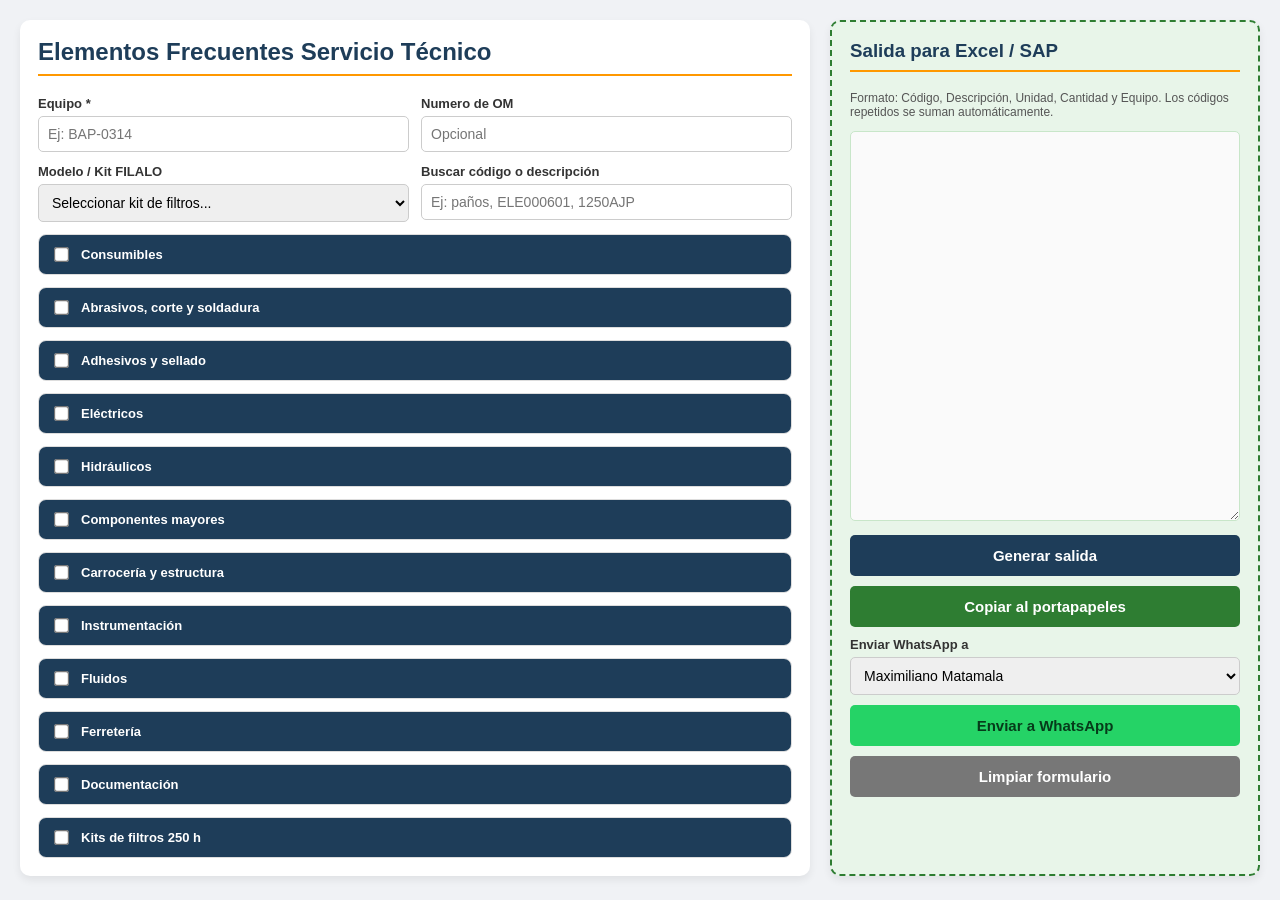
<file: elementos-frecuentes/index_modificado.html>
<!DOCTYPE html>
<html lang="es">
<head>
<meta charset="UTF-8"><meta name="viewport" content="width=device-width, initial-scale=1.0">
<title>Formulario Elementos Frecuentes ST</title>
<style>
body{font-family:Segoe UI,Tahoma,sans-serif;background:#f0f2f5;margin:0;padding:20px;color:#333}.container{max-width:1300px;margin:auto;display:grid;grid-template-columns:1fr 430px;gap:20px}@media(max-width:950px){.container{grid-template-columns:1fr}.output-box{position:static!important}}.card{background:#fff;padding:18px;border-radius:10px;box-shadow:0 4px 8px rgba(0,0,0,.07)}h2,h3{margin-top:0;color:#1e3d59;border-bottom:2px solid #ff9800;padding-bottom:8px}.grid{display:grid;grid-template-columns:repeat(2,1fr);gap:12px}@media(max-width:700px){.grid{grid-template-columns:1fr}}label{display:block;font-weight:700;font-size:13px;margin-bottom:5px}input,select{width:100%;box-sizing:border-box;padding:9px;border:1px solid #ccc;border-radius:5px;font-size:14px}.section{border:1px solid #ddd;border-radius:8px;margin-top:12px;overflow:hidden;background:#fff}.section-header{display:flex;align-items:center;gap:10px;background:#1e3d59;color:#fff;padding:10px 12px;font-weight:700}.section-header input{width:auto;transform:scale(1.15)}.section-body{display:none;padding:10px 12px}.section.active .section-body{display:block}.item-row{display:grid;grid-template-columns:115px 1fr 55px 90px;gap:10px;align-items:center;border-bottom:1px solid #eee;padding:7px 0}.item-row:last-child{border-bottom:none}.code{font-family:Consolas,monospace;color:#b71c1c;font-weight:700;font-size:13px}.name{font-size:13px}.qty{text-align:center;font-weight:700}.qty:disabled{background:#f2f2f2;color:#999}textarea{width:100%;height:390px;box-sizing:border-box;font-family:Consolas,monospace;font-size:12px;padding:10px;border:1px solid #c8e6c9;border-radius:5px;background:#fafafa;resize:vertical}.output-box{background:#e8f5e9;border:2px dashed #2e7d32;position:sticky;top:20px}.btn{border:0;width:100%;padding:12px;border-radius:5px;color:#fff;font-weight:700;font-size:15px;cursor:pointer;margin-top:10px}.btn-copy{background:#2e7d32}.btn-clear{background:#777}.btn-wa{background:#25D366;color:#063b1a}.btn-gen{background:#1e3d59}.note{font-size:12px;color:#555;margin:6px 0 12px}
</style>
</head>
<body>
<div class="container"><div class="card"><h2>Elementos Frecuentes Servicio Técnico</h2>
<div class="grid"><div><label for="equipo">Equipo *</label><input id="equipo" placeholder="Ej: BAP-0314" oninput="generarSalida()"></div><div><label for="om">Numero de OM</label><input id="om" placeholder="Opcional"></div><div><label for="modelo">Modelo / Kit FILALO</label><select id="modelo" onchange="seleccionarKit()"><option value="">Seleccionar kit de filtros...</option></select></div><div><label for="busqueda">Buscar código o descripción</label><input id="busqueda" placeholder="Ej: paños, ELE000601, 1250AJP" oninput="filtrarItems()"></div></div><div id="formulario"></div></div>
<div class="card output-box"><h3>Salida para Excel / SAP</h3><p class="note">Formato: Código, Descripción, Unidad, Cantidad y Equipo. Los códigos repetidos se suman automáticamente.</p><textarea id="salida" readonly></textarea><button class="btn btn-gen" onclick="generarSalida(true)">Generar salida</button><button class="btn btn-copy" onclick="copiarSalida()">Copiar al portapapeles</button><label for="contactoWsp" style="margin-top:10px">Enviar WhatsApp a</label><select id="contactoWsp"><option value="Maximiliano Matamala">Maximiliano Matamala</option><option value="Alejandro Araya">Alejandro Araya</option></select><button class="btn btn-wa" onclick="enviarWhatsApp()">Enviar a WhatsApp</button><button class="btn btn-clear" onclick="limpiarFormulario()">Limpiar formulario</button></div></div>
<script>
const contactosWhatsApp={
  "Maximiliano Matamala":"56995320821",
  "Alejandro Araya":"56966588858"
};
const grupos=[
{nombre:"Consumibles",items:[["INS000072","Protector de polos"],["HER000015","Cinta aislante negra"],["INS000008","Cinta de goma autofusion"],["INS000240","Limpiador de frenos x Litro"],["HER000202","Limpiador dielectrico x Litro"],["PIN000203","Paños"],["HER000092","Limpia contacto"],["HER000094","Lubricante Spray"],["ACE000019","Spray grasa dieléctrica"],["HER000051","Grasa EP2 x kg"],["INS000023","Silicona"],["ELE002580","Amarra plástica 20 cm"],["ELE000060","Amarra plástica 10 cm"],["ELE000061","Amarra plástica 14 cm"],["ELE002234","Amarra plástica 17 cm"],["ELE000062","Amarra plástica 19 cm"],["ELE000063","Amarra plástica 28 cm"],["ELE000064","Amarra plástica 30 cm"],["ELE002233","Amarra plástica 36 cm"],["ELE000065","Amarra plástica 37 cm"],["ELE000066","Amarra plástica 40 cm"],["ELE000067","Amarra plástica 50 cm"],["ELE000068","Amarra plástica 55 cm"],["ELE000069","Amarra plástica 76 cm"]]},
{nombre:"Abrasivos, corte y soldadura",items:[["HER000036","Disco lija c/velcro 6' N°120"],["HER000039","Disco lija c/velcro 6' N°100"],["HER000037","Disco lija c/velcro 6' N°150"],["HER000030","Disco lija c/velcro 6' N°180"],["HER000041","Disco lija c/velcro 6' N°220"],["HER000043","Disco lija c/velcro 6' N°320"],["HER000038","Disco lija c/velcro 6' N°60"],["HER000287","Disco lija c/velcro 6' N°80"],["HER000294","Disco lija c/velcro 6 N°240"],["HER000042","Disco lija c/velcro 6 N°280"],["INS000053","Disco lija c/velcro 6' N°360"],["HER000027","Disco de corte 4 1/2"],["HER000154","Disco de corte 7 x 1,6mm"],["HER000028","Disco de desbaste metal 4 1/2"],["HER000044","Disco traslapado 4 1/2 GR60"],["HER000222","Grata"],["ELE000805","Soldadura 6011 3/32"],["ELE001846","Soldadura 7018 3/32"]]},
{nombre:"Adhesivos y sellado",items:[["INS000141","Pegatanke"],["HER000064","Pegamento La Gotita 2ml"]]},
{nombre:"Eléctricos",items:[["ELE000691","Terminales paleta hembra azul"],["ELE000657","Switch potenciometro"],["ELE000848","Terminales paleta macho azul"],["ELE000703","Terminales ojo azul 5mm"],["ELE000705","Terminales ojo azul 10mm"],["ELE003255","GPS nuevo"],["ELE002596","Portafusible ATO 1-20A"],["ELE002025","Mantención motor eléctrico"],["ELE001674","Fusible ATO 3 AMP"],["ELE002742","Relay 12V 5P"],["ELE000681","Bornes batería x un."],["ELE002609","Cable 2 vías"],["ELE002610","Cable 3 vías"],["ELE001380","Cable batería"],["ELE000180","Chapa contacto JLG 3 posiciones"],["ELE000664","Switch 2 posiciones con retorno"],["ELE000669","Switch 3 posiciones con retorno"],["ELE000601","Parada emergencia original JLG"],["ELE000477","Perilla potenciómetro"],["ELE001323","Pin macho joystick tijeras"],["ELE001322","Pin hembra joystick tijeras"],["ELE002973","Porta relay cerámica"],["ELE002314","Porta relay 5 PIN"]]},
{nombre:"Hidráulicos",items:[["HID003984","Espiral protector 1/4\" (14-17mm)"],["HID003986","Espiral protector 1/2\" (22-27mm)"],["HID003987","Espiral protector 3/4\" (28-35mm)"],["HID003988","Espiral protector 1\" (36-46mm)"],["HID001210","Flexibles hidráulicos según muestra"],["HID003660","Kit sellos para masas general"],["HID002227","Kit sellos motor de giro general"],["HID002622","Manguera combustible 1/2"],["HID001655","Visor hidráulico 1250AJP"]]},
{nombre:"Componentes mayores",items:[["MOT001287","Motor de arranque"],["MOT001203","Alternador"],["BAT000002","Batería 12V 100Ah"],["BAT000003","Batería 12V 150Ah"],["BAT000086","Batería 12V 220Ah"]]},
{nombre:"Carrocería y estructura",items:[["ELE000340","Manibela mesa motor"],["MEC003679","Bombín capot 17AJRT"],["MEC000581","Bombín capot 1250AJP"],["ADH000150","Mica comando canastillo 1250AJP"]]},
{nombre:"Instrumentación",items:[["ELE000322","Horómetro de reemplazo"]]},
{nombre:"Fluidos",items:[["ACE000036","Aceite motor 15W40 Tineta 19 L"],["ACE000005","Aceite motor 15W40 Tambor 200 L"],["ACE000035","Aceite hidráulico NUTO 46 Tineta 19 L"],["ACE000003","Aceite hidráulico NUTO 46 Tambor 200 L"],["HER000095","Refrigerante / Coolant al 50% Tineta 19 L"],["ACE000052","Aceite Diferencial LS 85W90 Tineta 19 L"],["ACE000054","Aceite Diferencial LS 85W90 Tambor 200 L"],["INS000165","Gas refrigerante A/C"]]},
{nombre:"Ferretería",items:[["PER000483","Pernos por muestra"],["PER000184","Tuercas por muestra"],["PER000030","Golillas por muestra"],["MEC001195","Abrazadera cremallera metálica 10-16mm"]]},
{nombre:"Documentación",items:[["MEC003191","Portadocumentos"]]},
{nombre:"Kits de filtros 250 h",items:[["FILALO0001","Kit filtros 250h - 10-70 / 17-40 FH/FM - DEUTZ 2012"],["FILALO0002","Kit filtros 250h - 10-70 / 17-40 FR - DEUTZ 2012"],["FILALO0003","Kit filtros 250h - 1200SJP / 1250AJP / 1350SJP - DEUTZ TD2011"],["FILALO0004","Kit filtros 250h - 450AJSII / 600AJ / 800AJ / 860SJ - DEUTZ D2011"],["FILALO0005","Kit filtros 250h - 450AJSII / 600AJ - DEUTZ D2011"],["FILALO0006","Kit filtros 250h - 17AJ Spider / SJP315 / Eager Beaver - HONDA GX340/GX340I"],["FILALO0007","Kit filtros 250h - 340AJ - KUBOTA D1105"],["FILALO0008","Kit filtros 250h - 140 RTE - KUBOTA D1105"],["FILALO0009","Kit filtros 250h - 800AJ/860SJ/4394RT/S-65/S-85/Z-45/Z-60/Z-62/Z-135 - DEUTZ D2011"],["FILALO0010","Kit filtros 250h - 6.26 Faresin - YANMAR"],["FILALO0011","Kit filtros 250h - 17AJRT Alorental - DEUTZ D2011L"],["FILALO0012","Kit filtros 250h - 16AJ Alolift/Alorental - HATZ"],["FILALO0013","Kit filtros 250h - 20AJ RT / 24TJ RT / 26AJ RT - CUMMINS 2.8"],["FILALO0014","Kit filtros 250h - 1500SJP / 1250AJP / 800AJ - DEUTZ TD 2.9"],["FILALO0015","Kit filtros 250h - G10-43A - CUMMINS"],["FILALO0016","Kit filtros 250h - G10-43A - CUMMINS"],["FILALO0017","Kit filtros 250h - 15AJ RT - YANMAR"],["FILALO0018","Kit filtros 250h - 1850SJP - DEUTZ TD 3.2"],["FILALO0019","Kit filtros 250h - S80 - CAT 804D-33"],["FILALO0020","Kit filtros 250h - 307 - DEUTZ D2012"],["FILALO0021","Kit filtros 250h - M600 - YANMAR"],["FILALO0022","Kit filtros 250h - GS2669RT - KUBOTA"],["FILALO0023","Kit filtros 250h - 120SXJ - DEUTZ"],["FILALO0024","Kit filtros 250h - 450AJ SII - PERKINS 404"],["FILALO0025","Kit filtros 250h - 21AJ Spider - HATZ"],["FILALO0026","Kit filtros 250h - 860SJ - PERKINS 404T"],["FILALO0027","Kit filtros 250h - Z-45/25 - PERKINS 404"],["FILALO0029","Kit filtros 250h - 12AJ BB - YANMAR"],["FILALO0030","Kit filtros 250h - ZX-135/70 - PERKINS"],["FILALO0031","Kit filtros 250h - S125 - PERKINS"],["FILALO0032","Kit filtros 250h - 120RTE - YANMAR"],["FILALO0033","Kit filtros 250h - 140RT - KUBOTA D1105"],["FILALO0036","Kit filtros 250h - 34AJX - CUMMINS"],["FILALO0038","Kit filtros 250h - 10-70/17-40 FR - DEUTZ 3.8 EU5"]]}
];

function ordenarItemsPorDescripcion(){
  grupos.forEach(grupo => {
    grupo.items.sort((a, b) =>
      a[1].localeCompare(b[1], "es", { sensitivity: "base", numeric: true })
    );
  });
}

function normalizarTexto(texto){return texto.toLowerCase().normalize("NFD").replace(/[\u0300-\u036f]/g,"")}

function crearFormulario(){const cont=document.getElementById("formulario"),sel=document.getElementById("modelo");grupos.forEach((g,gi)=>{const sec=document.createElement("div");sec.className="section";sec.dataset.group=gi;sec.innerHTML=`<div class="section-header"><input type="checkbox" id="grupo-${gi}" onchange="toggleGrupo(${gi},this.checked)"><label for="grupo-${gi}" style="margin:0;color:white;cursor:pointer">${g.nombre}</label></div><div class="section-body"></div>`;const body=sec.querySelector(".section-body");g.items.forEach((it,ii)=>{const row=document.createElement("div");row.className="item-row";row.dataset.search=(it[0]+" "+it[1]+" "+g.nombre).toLowerCase();row.innerHTML=`<span class="code">${it[0]}</span><span class="name">${it[1]}</span><input type="number" class="qty" min="0" step="1" placeholder="Cant." disabled data-group="${gi}" data-index="${ii}" oninput="generarSalida()">`;body.appendChild(row);if(g.nombre==="Kits de filtros 250 h"){const opt=document.createElement("option");opt.value=`${gi}-${ii}`;opt.textContent=`${it[0]} | ${it[1]}`;sel.appendChild(opt)}});cont.appendChild(sec)})}
function toggleGrupo(gi,activo){const sec=document.querySelector(`.section[data-group="${gi}"]`);sec.classList.toggle("active",activo);document.querySelectorAll(`.qty[data-group="${gi}"]`).forEach(i=>{i.disabled=!activo;if(!activo)i.value=""});generarSalida()}
function seleccionarKit(){const v=document.getElementById("modelo").value;if(!v)return;const[gi,ii]=v.split("-").map(Number);document.getElementById(`grupo-${gi}`).checked=true;toggleGrupo(gi,true);const input=document.querySelector(`.qty[data-group="${gi}"][data-index="${ii}"]`);input.value=1;generarSalida()}
function generarSalida(alerta=false){const equipo=document.getElementById("equipo").value.trim();const m=new Map();document.querySelectorAll(".qty").forEach(input=>{const qty=Number(input.value);if(input.disabled||!qty||qty<=0)return;const gi=Number(input.dataset.group),ii=Number(input.dataset.index);const[cod,desc]=grupos[gi].items[ii];const key=cod+"|"+desc;if(!m.has(key))m.set(key,{cod,desc,qty:0});m.get(key).qty+=qty});let txt="Codigo\tDescripcion\tCantidad\tEquipo\n";Array.from(m.values()).sort((a,b)=>a.desc.localeCompare(b.desc, 'es', {sensitivity:'base', numeric:true})).forEach(r=>txt+=`${r.cod}\t${r.desc}\t${r.qty}\t${equipo}\n`);document.getElementById("salida").value=m.size?txt:"";if(alerta&&!m.size)alert("No hay elementos seleccionados.")}
function copiarSalida(){generarSalida(true);const salida=document.getElementById("salida");if(!salida.value.trim())return;navigator.clipboard.writeText(salida.value).then(()=>alert("Copiado. Puedes pegar directo en Excel.")).catch(()=>{salida.select();document.execCommand("copy");alert("Copiado. Puedes pegar directo en Excel.")})}
function enviarWhatsApp(){generarSalida(true);const t=document.getElementById("salida").value.trim();if(!t){alert("No hay datos para enviar.");return}const contacto=document.getElementById("contactoWsp").value;const numeroWhatsApp=contactosWhatsApp[contacto];window.open(`https://wa.me/${numeroWhatsApp}?text=${encodeURIComponent(t)}`,"_blank")}
function limpiarFormulario(){if(!confirm("¿Limpiar formulario?"))return;document.getElementById("equipo").value="";document.getElementById("om").value="";document.getElementById("modelo").value="";document.getElementById("busqueda").value="";document.querySelectorAll(".section-header input").forEach(c=>c.checked=false);document.querySelectorAll(".section").forEach(s=>s.classList.remove("active"));document.querySelectorAll(".qty").forEach(i=>{i.value="";i.disabled=true});document.querySelectorAll(".item-row").forEach(r=>r.style.display="grid");document.getElementById("salida").value=""}
function filtrarItems(){const q=normalizarTexto(document.getElementById("busqueda").value.trim());document.querySelectorAll(".item-row").forEach(r=>r.style.display=!q||normalizarTexto(r.dataset.search).includes(q)?"grid":"none");document.querySelectorAll(".section").forEach(sec=>{const gi=sec.dataset.group;const checked=document.getElementById(`grupo-${gi}`).checked;const tieneCoincidencias=Array.from(sec.querySelectorAll(".item-row")).some(r=>r.style.display!=="none");sec.classList.toggle("active",q?tieneCoincidencias||checked:checked)})}
ordenarItemsPorDescripcion();
crearFormulario();
</script></body></html>
</file>
<file: implementaciones-mineras/css/styles.css>
body {
      font-family: 'Segoe UI', Tahoma, Geneva, Verdana, sans-serif;
      background: #f0f2f5;
      margin: 0;
      padding: 20px;
      color: #333;
    }
    .container {
      max-width: 1250px;
      margin: 0 auto;
      display: grid;
      grid-template-columns: 1fr 430px;
      gap: 20px;
    }
    @media (max-width: 950px) {
      .container { grid-template-columns: 1fr; }
      .output-box { position: static !important; }
    }
    .card {
      background: #fff;
      padding: 20px;
      border-radius: 10px;
      box-shadow: 0 4px 8px rgba(0,0,0,0.06);
    }
    h2, h3 {
      margin-top: 0;
      color: #1e3d59;
      border-bottom: 2px solid #ffc13b;
      padding-bottom: 8px;
    }
    .grid-info {
      display: grid;
      grid-template-columns: repeat(2, 1fr);
      gap: 12px;
    }
    @media (max-width: 700px) { .grid-info { grid-template-columns: 1fr; } }
    label {
      display: block;
      font-weight: 700;
      font-size: 13px;
      margin-bottom: 5px;
    }
    input[type="text"], input[type="number"], select {
      width: 100%;
      box-sizing: border-box;
      padding: 9px;
      border: 1px solid #ccc;
      border-radius: 5px;
      font-size: 14px;
    }
    .section {
      border: 1px solid #ddd;
      border-radius: 8px;
      margin-top: 16px;
      overflow: hidden;
      background: #fff;
    }
    .section-header {
      display: flex;
      align-items: center;
      gap: 10px;
      background: #1e3d59;
      color: #fff;
      padding: 10px 12px;
      font-weight: 700;
    }
    .section-header input { transform: scale(1.2); }
    .section-body { padding: 10px 12px; display: none; }
    .section.active .section-body { display: block; }
    .item-row {
      display: grid;
      grid-template-columns: 115px 1fr 95px;
      gap: 10px;
      align-items: center;
      border-bottom: 1px solid #eee;
      padding: 7px 0;
    }
    .item-row:last-child { border-bottom: none; }
    .code {
      font-family: Consolas, monospace;
      color: #c62828;
      font-weight: 700;
      font-size: 13px;
    }
    .name { font-size: 13px; }
    .qty-input { text-align: center; font-weight: 700; }
    .qty-input:disabled { background: #f2f2f2; color: #999; }
    .hint {
      font-size: 12px;
      color: #666;
      margin-top: 3px;
    }
    textarea {
      width: 100%;
      height: 370px;
      box-sizing: border-box;
      font-family: Consolas, monospace;
      font-size: 12px;
      padding: 10px;
      border: 1px solid #c8e6c9;
      border-radius: 5px;
      background: #fafafa;
      resize: vertical;
    }
    .output-box {
      background: #e8f5e9;
      border: 2px dashed #2e7d32;
      position: sticky;
      top: 20px;
    }
    .btn {
      border: none;
      width: 100%;
      padding: 12px;
      border-radius: 5px;
      color: white;
      font-weight: 700;
      font-size: 15px;
      cursor: pointer;
      margin-top: 10px;
    }
    .btn-generate { background: #1e3d59; }
    .btn-copy { background: #2e7d32; }
    .btn-wa { background: #25D366; color: #0b3d1e; }
    .btn-clear { background: #777; }
    .note {
      font-size: 12px;
      margin: 8px 0 12px;
      color: #3e2723;
    }

.counter {
  font-size: 12px;
  color: #1e3d59;
  font-weight: 700;
  margin: 6px 0 8px;
}
</file>
<file: materiales-pintura/materiales-pintura.css>
:root {
  --bg: #eef2f6;
  --surface: #ffffff;
  --surface-alt: #f8fafc;
  --border: #d6dee8;
  --border-strong: #afbccd;
  --text: #1b2430;
  --muted: #607086;
  --brand: #16324f;
  --brand-accent: #f2b63d;
  --success: #13795b;
  --success-dark: #0d5c44;
  --focus: #2f80ed;
  --warning: #fff4d6;
  --shadow: 0 18px 40px rgba(22, 50, 79, 0.08);
  --radius-lg: 20px;
  --radius-md: 12px;
  --radius-sm: 8px;
}

* {
  box-sizing: border-box;
}

body {
  margin: 0;
  font-family: "Segoe UI", Tahoma, Geneva, Verdana, sans-serif;
  color: var(--text);
  background:
    radial-gradient(circle at top left, rgba(242, 182, 61, 0.18), transparent 24%),
    linear-gradient(180deg, #f5f8fb 0%, var(--bg) 100%);
}

button,
input,
textarea {
  font: inherit;
}

.page {
  padding: 24px;
}

.card {
  background: var(--surface);
  border: 1px solid rgba(175, 188, 205, 0.35);
  border-radius: var(--radius-lg);
  box-shadow: var(--shadow);
}

.main-card {
  max-width: 1360px;
  margin: 0 auto;
  padding: 28px;
}

.page-header {
  margin-bottom: 24px;
}

.eyebrow {
  margin: 0 0 8px;
  font-size: 12px;
  font-weight: 700;
  letter-spacing: 0.18em;
  text-transform: uppercase;
  color: var(--brand);
}

h1,
h2,
h3 {
  margin: 0;
  color: var(--brand);
}

h1 {
  font-size: clamp(1.9rem, 3vw, 2.7rem);
}

.intro {
  max-width: 760px;
  margin: 12px 0 0;
  color: var(--muted);
  line-height: 1.5;
}

.toolbar {
  display: grid;
  grid-template-columns: repeat(3, minmax(0, 1fr));
  gap: 16px;
  margin-bottom: 18px;
}

.field-group {
  display: flex;
  flex-direction: column;
  gap: 8px;
}

label {
  font-weight: 700;
  font-size: 0.95rem;
}

input[type="text"],
input[type="search"],
input[type="tel"],
select,
.qty-input,
textarea {
  width: 100%;
  border: 1px solid var(--border);
  border-radius: var(--radius-md);
  padding: 12px 14px;
  background: var(--surface);
  color: var(--text);
}

input[type="text"]:focus,
input[type="search"]:focus,
input[type="tel"]:focus,
select:focus,
.qty-input:focus,
textarea:focus,
.category-toggle:focus-visible,
.btn:focus-visible {
  outline: 3px solid rgba(47, 128, 237, 0.22);
  outline-offset: 2px;
  border-color: var(--focus);
}

.help-text {
  margin: 0;
  color: var(--muted);
  font-size: 0.86rem;
  line-height: 1.4;
}

.status-row {
  display: flex;
  align-items: flex-start;
  justify-content: space-between;
  gap: 16px;
  margin-bottom: 18px;
  padding: 14px 16px;
  border: 1px solid rgba(242, 182, 61, 0.45);
  border-radius: var(--radius-md);
  background: var(--warning);
}

.status-note,
.result-count {
  margin: 0;
  font-size: 0.92rem;
}

.layout {
  display: grid;
  grid-template-columns: minmax(0, 1fr) 380px;
  gap: 20px;
  align-items: start;
}

.materials-panel {
  min-width: 0;
}

.materials-list {
  display: grid;
  gap: 14px;
}

.category-card {
  border: 1px solid rgba(175, 188, 205, 0.5);
  border-radius: 18px;
  background: linear-gradient(180deg, var(--surface) 0%, var(--surface-alt) 100%);
  overflow: hidden;
}

.category-toggle {
  width: 100%;
  border: 0;
  padding: 16px 18px;
  display: flex;
  align-items: center;
  justify-content: space-between;
  gap: 16px;
  background: var(--surface);
  color: var(--brand);
  cursor: pointer;
  text-align: left;
}

.category-title-block {
  display: flex;
  flex-direction: column;
  gap: 4px;
}

.category-title-text {
  font-size: 1rem;
  font-weight: 800;
  letter-spacing: 0.02em;
}

.category-subtitle {
  color: var(--muted);
  font-size: 0.82rem;
}

.category-toggle-icon {
  flex-shrink: 0;
  width: 14px;
  height: 14px;
  border-right: 2px solid currentColor;
  border-bottom: 2px solid currentColor;
  transform: rotate(45deg);
  transition: transform 0.18s ease;
}

.category-card[data-open="true"] .category-toggle-icon {
  transform: rotate(225deg);
}

.category-body {
  display: none;
  border-top: 1px solid rgba(175, 188, 205, 0.4);
  background: rgba(248, 250, 252, 0.7);
}

.category-card[data-open="true"] .category-body {
  display: block;
}

.item-row {
  display: grid;
  grid-template-columns: 130px minmax(0, 1fr) 170px;
  gap: 12px;
  align-items: center;
  padding: 14px 18px;
  border-bottom: 1px solid rgba(214, 222, 232, 0.75);
}

.item-row:last-child {
  border-bottom: 0;
}

.item-code {
  font-family: Consolas, "Courier New", monospace;
  color: #9b1c31;
  font-weight: 800;
  font-size: 0.92rem;
}

.item-name {
  min-width: 0;
}

.item-name strong {
  display: block;
  font-size: 0.94rem;
  color: var(--text);
}

.item-meta {
  display: flex;
  flex-wrap: wrap;
  gap: 8px;
  margin-top: 6px;
}

.badge {
  display: inline-flex;
  align-items: center;
  padding: 4px 8px;
  border-radius: 999px;
  font-size: 0.75rem;
  font-weight: 700;
}

.badge-neutral {
  background: #e7eef7;
  color: var(--brand);
}

.badge-weg {
  background: #e0f4e9;
  color: var(--success-dark);
}

.qty-field {
  display: flex;
  flex-direction: column;
  gap: 6px;
}

.qty-input {
  text-align: right;
  font-weight: 700;
}

.qty-help {
  margin: 0;
  color: var(--muted);
  font-size: 0.76rem;
  text-align: right;
}

.side-card {
  position: sticky;
  top: 20px;
  padding: 20px;
}

.summary-grid {
  display: grid;
  grid-template-columns: repeat(2, minmax(0, 1fr));
  gap: 12px;
  margin: 18px 0;
}

.summary-item {
  padding: 14px;
  border-radius: var(--radius-md);
  background: var(--surface-alt);
  border: 1px solid rgba(175, 188, 205, 0.45);
}

.summary-label {
  display: block;
  color: var(--muted);
  font-size: 0.82rem;
  margin-bottom: 6px;
}

textarea {
  min-height: 360px;
  resize: vertical;
  font-family: Consolas, "Courier New", monospace;
  font-size: 0.88rem;
  line-height: 1.5;
}

.feedback-message {
  min-height: 1.4em;
  margin: 12px 0 0;
  color: var(--success-dark);
  font-size: 0.9rem;
}

.button-group {
  display: grid;
  gap: 10px;
  margin-top: 14px;
}

.btn {
  width: 100%;
  border: 0;
  border-radius: var(--radius-md);
  padding: 12px 16px;
  font-weight: 800;
  cursor: pointer;
  transition: transform 0.12s ease, opacity 0.12s ease, background-color 0.12s ease;
}

.btn:hover {
  transform: translateY(-1px);
}

.btn:active {
  transform: translateY(0);
}

.btn-primary {
  background: var(--brand);
  color: #fff;
}

.btn-secondary {
  background: #e8eef5;
  color: var(--brand);
}

.btn-whatsapp {
  background: var(--success);
  color: #fff;
}

.empty-state {
  padding: 24px;
  margin: 0;
  border-radius: var(--radius-md);
  border: 1px dashed var(--border-strong);
  background: var(--surface-alt);
  color: var(--muted);
  text-align: center;
}

.sr-only {
  position: absolute;
  width: 1px;
  height: 1px;
  padding: 0;
  margin: -1px;
  overflow: hidden;
  clip: rect(0, 0, 0, 0);
  white-space: nowrap;
  border: 0;
}

@media (max-width: 1100px) {
  .layout {
    grid-template-columns: 1fr;
  }

  .side-card {
    position: static;
  }
}

@media (max-width: 900px) {
  .toolbar {
    grid-template-columns: 1fr;
  }
}

@media (max-width: 720px) {
  .page {
    padding: 14px;
  }

  .main-card {
    padding: 18px;
  }

  .status-row {
    flex-direction: column;
  }

  .item-row {
    grid-template-columns: 1fr;
  }

  .qty-help {
    text-align: left;
  }
}
</file>
<file: materiales-pintura.css>
:root {
  --bg: #eef2f6;
  --surface: #ffffff;
  --surface-alt: #f8fafc;
  --border: #d6dee8;
  --border-strong: #afbccd;
  --text: #1b2430;
  --muted: #607086;
  --brand: #16324f;
  --brand-accent: #f2b63d;
  --success: #13795b;
  --success-dark: #0d5c44;
  --focus: #2f80ed;
  --warning: #fff4d6;
  --shadow: 0 18px 40px rgba(22, 50, 79, 0.08);
  --radius-lg: 20px;
  --radius-md: 12px;
  --radius-sm: 8px;
}

* {
  box-sizing: border-box;
}

body {
  margin: 0;
  font-family: "Segoe UI", Tahoma, Geneva, Verdana, sans-serif;
  color: var(--text);
  background:
    radial-gradient(circle at top left, rgba(242, 182, 61, 0.18), transparent 24%),
    linear-gradient(180deg, #f5f8fb 0%, var(--bg) 100%);
}

button,
input,
textarea {
  font: inherit;
}

.page {
  padding: 24px;
}

.card {
  background: var(--surface);
  border: 1px solid rgba(175, 188, 205, 0.35);
  border-radius: var(--radius-lg);
  box-shadow: var(--shadow);
}

.main-card {
  max-width: 1360px;
  margin: 0 auto;
  padding: 28px;
}

.page-header {
  margin-bottom: 24px;
}

.eyebrow {
  margin: 0 0 8px;
  font-size: 12px;
  font-weight: 700;
  letter-spacing: 0.18em;
  text-transform: uppercase;
  color: var(--brand);
}

h1,
h2,
h3 {
  margin: 0;
  color: var(--brand);
}

h1 {
  font-size: clamp(1.9rem, 3vw, 2.7rem);
}

.intro {
  max-width: 760px;
  margin: 12px 0 0;
  color: var(--muted);
  line-height: 1.5;
}

.toolbar {
  display: grid;
  grid-template-columns: repeat(3, minmax(0, 1fr));
  gap: 16px;
  margin-bottom: 18px;
}

.field-group {
  display: flex;
  flex-direction: column;
  gap: 8px;
}

label {
  font-weight: 700;
  font-size: 0.95rem;
}

input[type="text"],
input[type="search"],
input[type="tel"],
.qty-input,
textarea {
  width: 100%;
  border: 1px solid var(--border);
  border-radius: var(--radius-md);
  padding: 12px 14px;
  background: var(--surface);
  color: var(--text);
}

input[type="text"]:focus,
input[type="search"]:focus,
input[type="tel"]:focus,
.qty-input:focus,
textarea:focus,
.category-toggle:focus-visible,
.btn:focus-visible {
  outline: 3px solid rgba(47, 128, 237, 0.22);
  outline-offset: 2px;
  border-color: var(--focus);
}

.help-text {
  margin: 0;
  color: var(--muted);
  font-size: 0.86rem;
  line-height: 1.4;
}

.status-row {
  display: flex;
  align-items: flex-start;
  justify-content: space-between;
  gap: 16px;
  margin-bottom: 18px;
  padding: 14px 16px;
  border: 1px solid rgba(242, 182, 61, 0.45);
  border-radius: var(--radius-md);
  background: var(--warning);
}

.status-note,
.result-count {
  margin: 0;
  font-size: 0.92rem;
}

.layout {
  display: grid;
  grid-template-columns: minmax(0, 1fr) 380px;
  gap: 20px;
  align-items: start;
}

.materials-panel {
  min-width: 0;
}

.materials-list {
  display: grid;
  gap: 14px;
}

.category-card {
  border: 1px solid rgba(175, 188, 205, 0.5);
  border-radius: 18px;
  background: linear-gradient(180deg, var(--surface) 0%, var(--surface-alt) 100%);
  overflow: hidden;
}

.category-toggle {
  width: 100%;
  border: 0;
  padding: 16px 18px;
  display: flex;
  align-items: center;
  justify-content: space-between;
  gap: 16px;
  background: var(--surface);
  color: var(--brand);
  cursor: pointer;
  text-align: left;
}

.category-title-block {
  display: flex;
  flex-direction: column;
  gap: 4px;
}

.category-title-text {
  font-size: 1rem;
  font-weight: 800;
  letter-spacing: 0.02em;
}

.category-subtitle {
  color: var(--muted);
  font-size: 0.82rem;
}

.category-toggle-icon {
  flex-shrink: 0;
  width: 14px;
  height: 14px;
  border-right: 2px solid currentColor;
  border-bottom: 2px solid currentColor;
  transform: rotate(45deg);
  transition: transform 0.18s ease;
}

.category-card[data-open="true"] .category-toggle-icon {
  transform: rotate(225deg);
}

.category-body {
  display: none;
  border-top: 1px solid rgba(175, 188, 205, 0.4);
  background: rgba(248, 250, 252, 0.7);
}

.category-card[data-open="true"] .category-body {
  display: block;
}

.item-row {
  display: grid;
  grid-template-columns: 130px minmax(0, 1fr) 170px;
  gap: 12px;
  align-items: center;
  padding: 14px 18px;
  border-bottom: 1px solid rgba(214, 222, 232, 0.75);
}

.item-row:last-child {
  border-bottom: 0;
}

.item-code {
  font-family: Consolas, "Courier New", monospace;
  color: #9b1c31;
  font-weight: 800;
  font-size: 0.92rem;
}

.item-name {
  min-width: 0;
}

.item-name strong {
  display: block;
  font-size: 0.94rem;
  color: var(--text);
}

.item-meta {
  display: flex;
  flex-wrap: wrap;
  gap: 8px;
  margin-top: 6px;
}

.badge {
  display: inline-flex;
  align-items: center;
  padding: 4px 8px;
  border-radius: 999px;
  font-size: 0.75rem;
  font-weight: 700;
}

.badge-neutral {
  background: #e7eef7;
  color: var(--brand);
}

.badge-weg {
  background: #e0f4e9;
  color: var(--success-dark);
}

.qty-field {
  display: flex;
  flex-direction: column;
  gap: 6px;
}

.qty-input {
  text-align: right;
  font-weight: 700;
}

.qty-help {
  margin: 0;
  color: var(--muted);
  font-size: 0.76rem;
  text-align: right;
}

.side-card {
  position: sticky;
  top: 20px;
  padding: 20px;
}

.summary-grid {
  display: grid;
  grid-template-columns: repeat(2, minmax(0, 1fr));
  gap: 12px;
  margin: 18px 0;
}

.summary-item {
  padding: 14px;
  border-radius: var(--radius-md);
  background: var(--surface-alt);
  border: 1px solid rgba(175, 188, 205, 0.45);
}

.summary-label {
  display: block;
  color: var(--muted);
  font-size: 0.82rem;
  margin-bottom: 6px;
}

textarea {
  min-height: 360px;
  resize: vertical;
  font-family: Consolas, "Courier New", monospace;
  font-size: 0.88rem;
  line-height: 1.5;
}

.feedback-message {
  min-height: 1.4em;
  margin: 12px 0 0;
  color: var(--success-dark);
  font-size: 0.9rem;
}

.button-group {
  display: grid;
  gap: 10px;
  margin-top: 14px;
}

.btn {
  width: 100%;
  border: 0;
  border-radius: var(--radius-md);
  padding: 12px 16px;
  font-weight: 800;
  cursor: pointer;
  transition: transform 0.12s ease, opacity 0.12s ease, background-color 0.12s ease;
}

.btn:hover {
  transform: translateY(-1px);
}

.btn:active {
  transform: translateY(0);
}

.btn-primary {
  background: var(--brand);
  color: #fff;
}

.btn-secondary {
  background: #e8eef5;
  color: var(--brand);
}

.btn-whatsapp {
  background: var(--success);
  color: #fff;
}

.empty-state {
  padding: 24px;
  margin: 0;
  border-radius: var(--radius-md);
  border: 1px dashed var(--border-strong);
  background: var(--surface-alt);
  color: var(--muted);
  text-align: center;
}

.sr-only {
  position: absolute;
  width: 1px;
  height: 1px;
  padding: 0;
  margin: -1px;
  overflow: hidden;
  clip: rect(0, 0, 0, 0);
  white-space: nowrap;
  border: 0;
}

@media (max-width: 1100px) {
  .layout {
    grid-template-columns: 1fr;
  }

  .side-card {
    position: static;
  }
}

@media (max-width: 900px) {
  .toolbar {
    grid-template-columns: 1fr;
  }
}

@media (max-width: 720px) {
  .page {
    padding: 14px;
  }

  .main-card {
    padding: 18px;
  }

  .status-row {
    flex-direction: column;
  }

  .item-row {
    grid-template-columns: 1fr;
  }

  .qty-help {
    text-align: left;
  }
}
</file>
